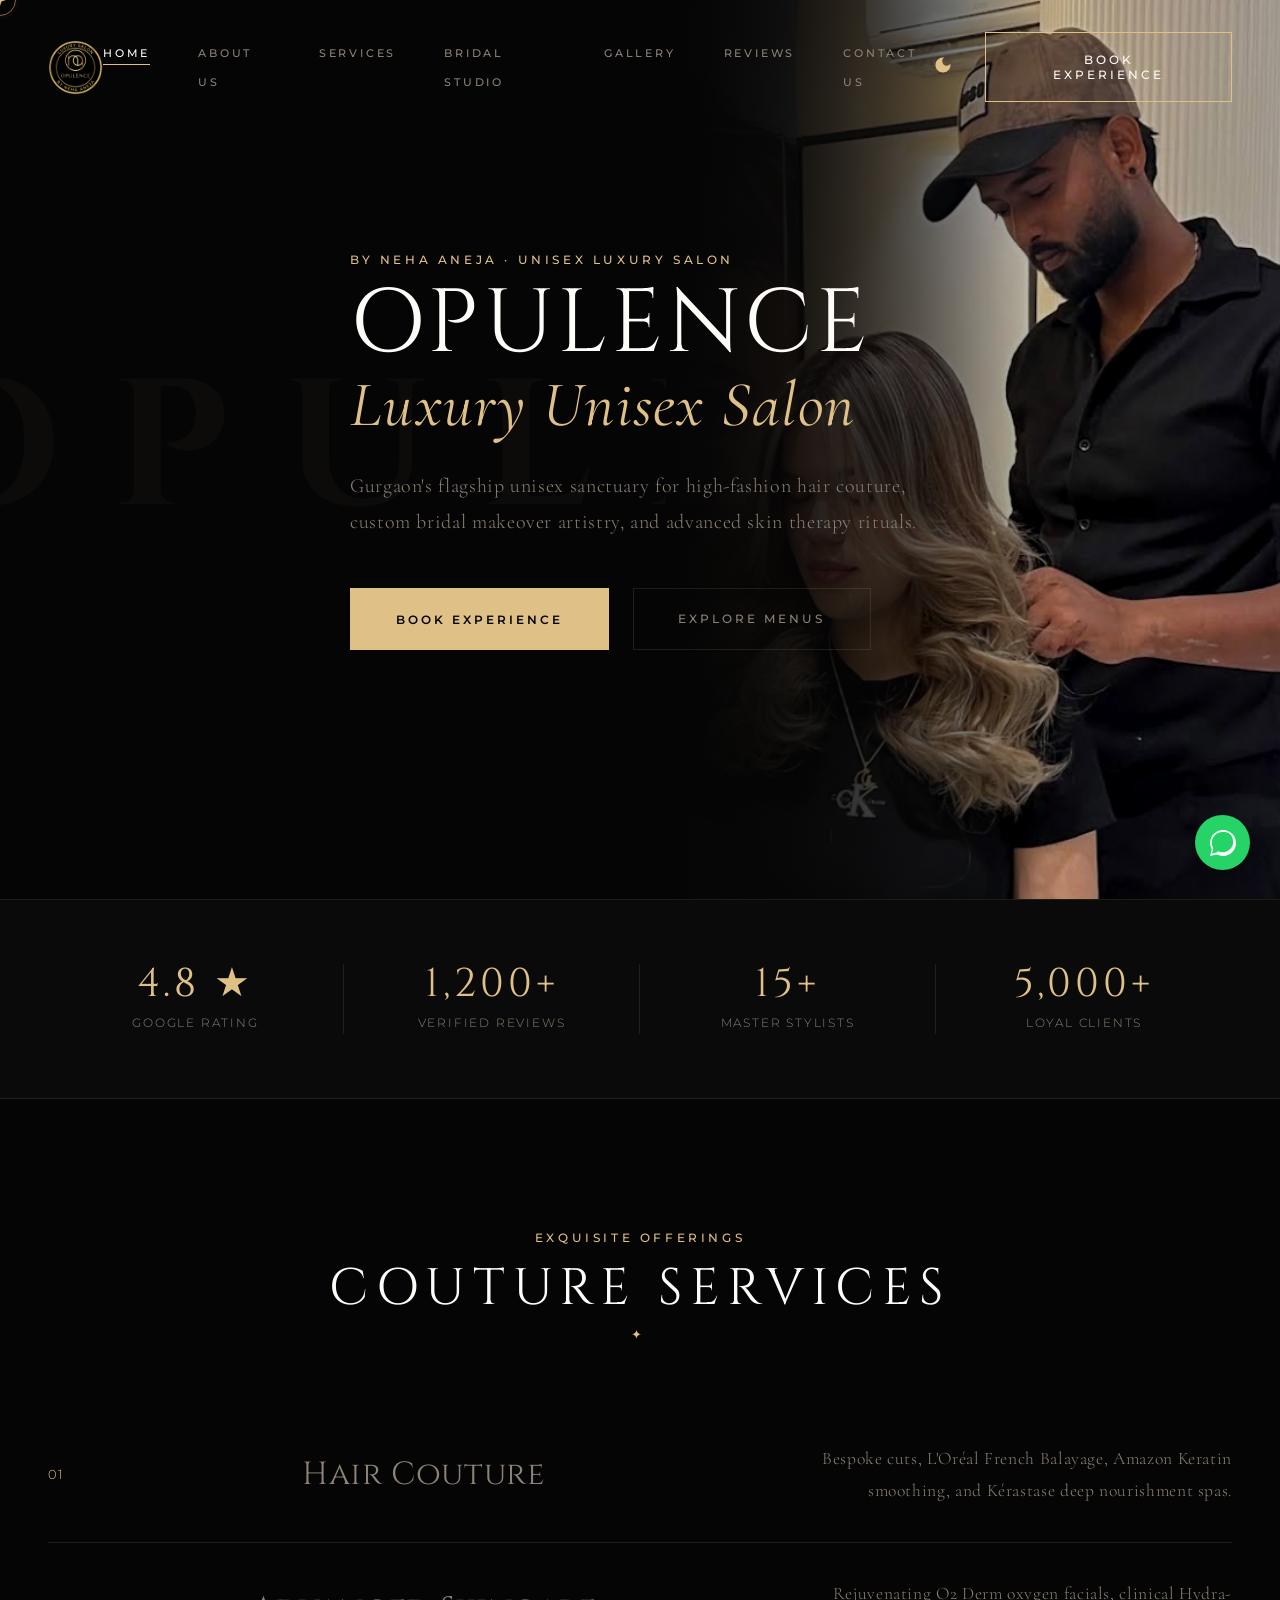
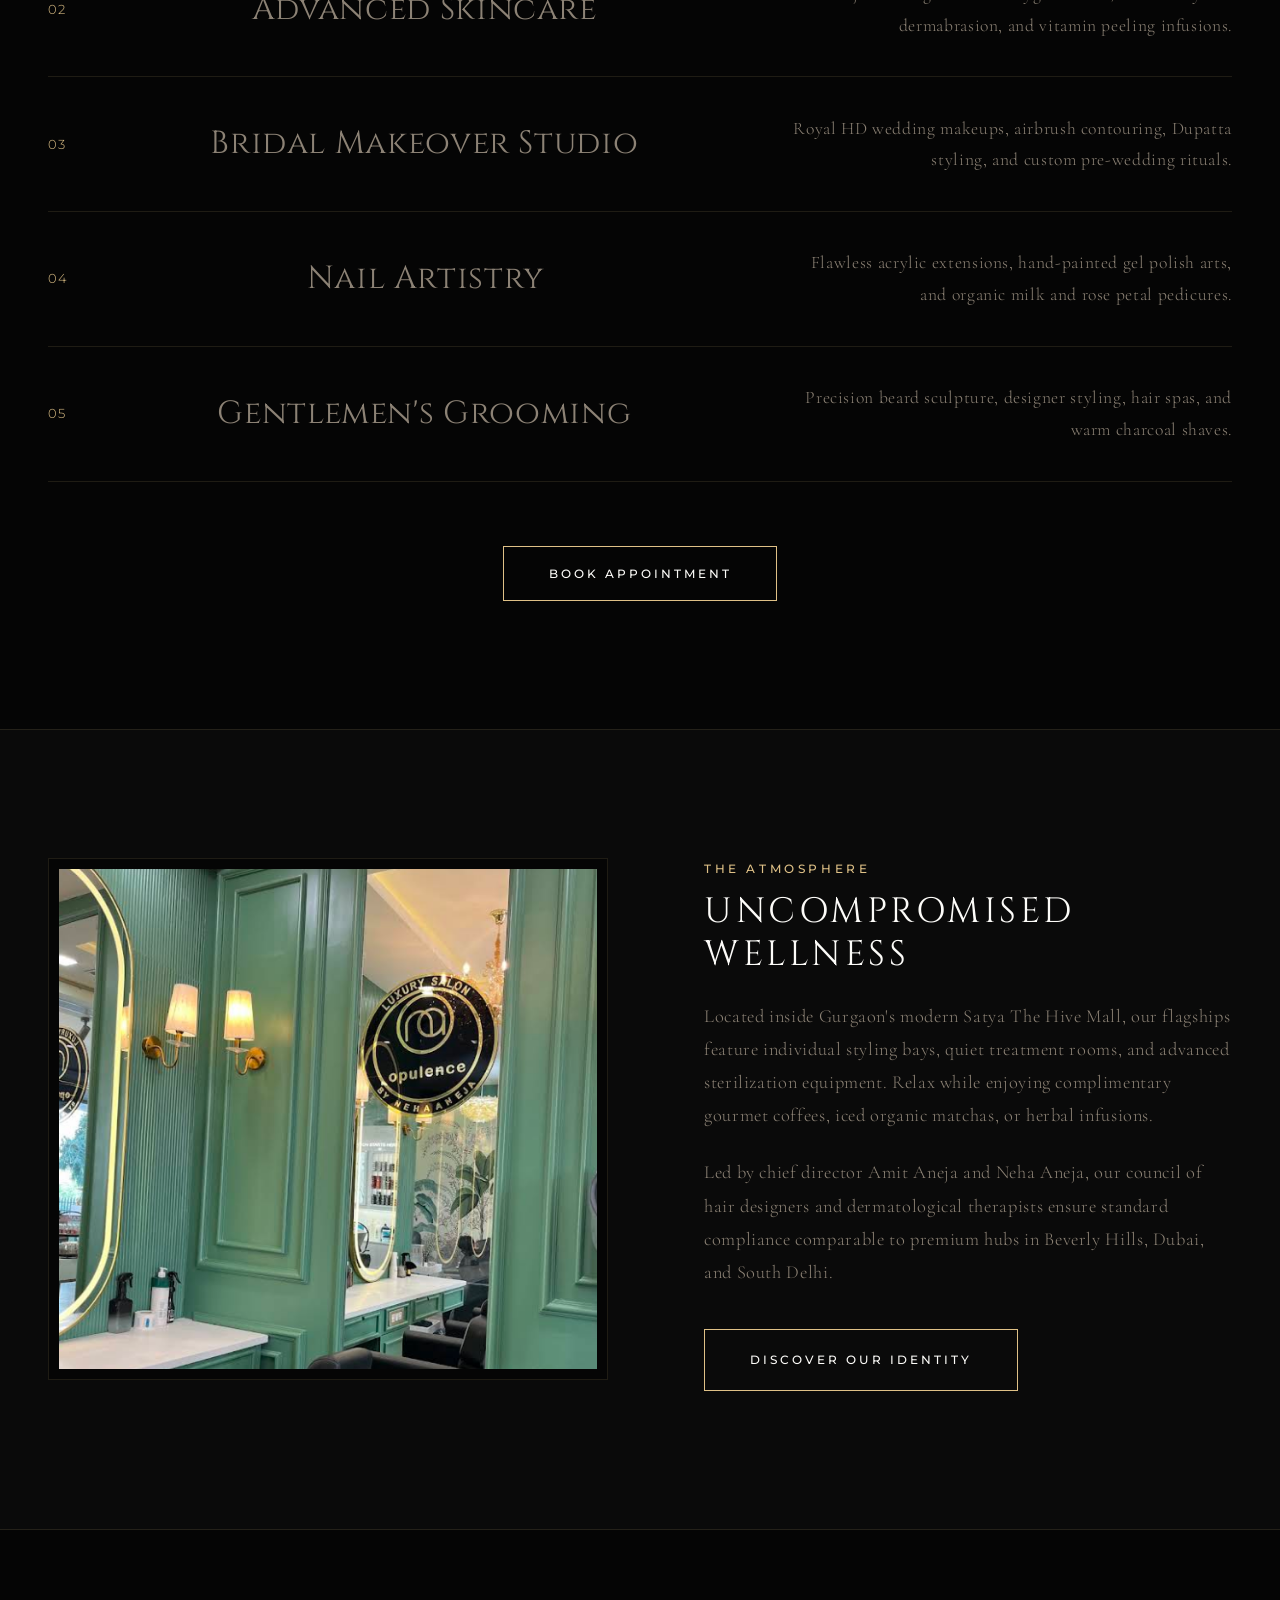
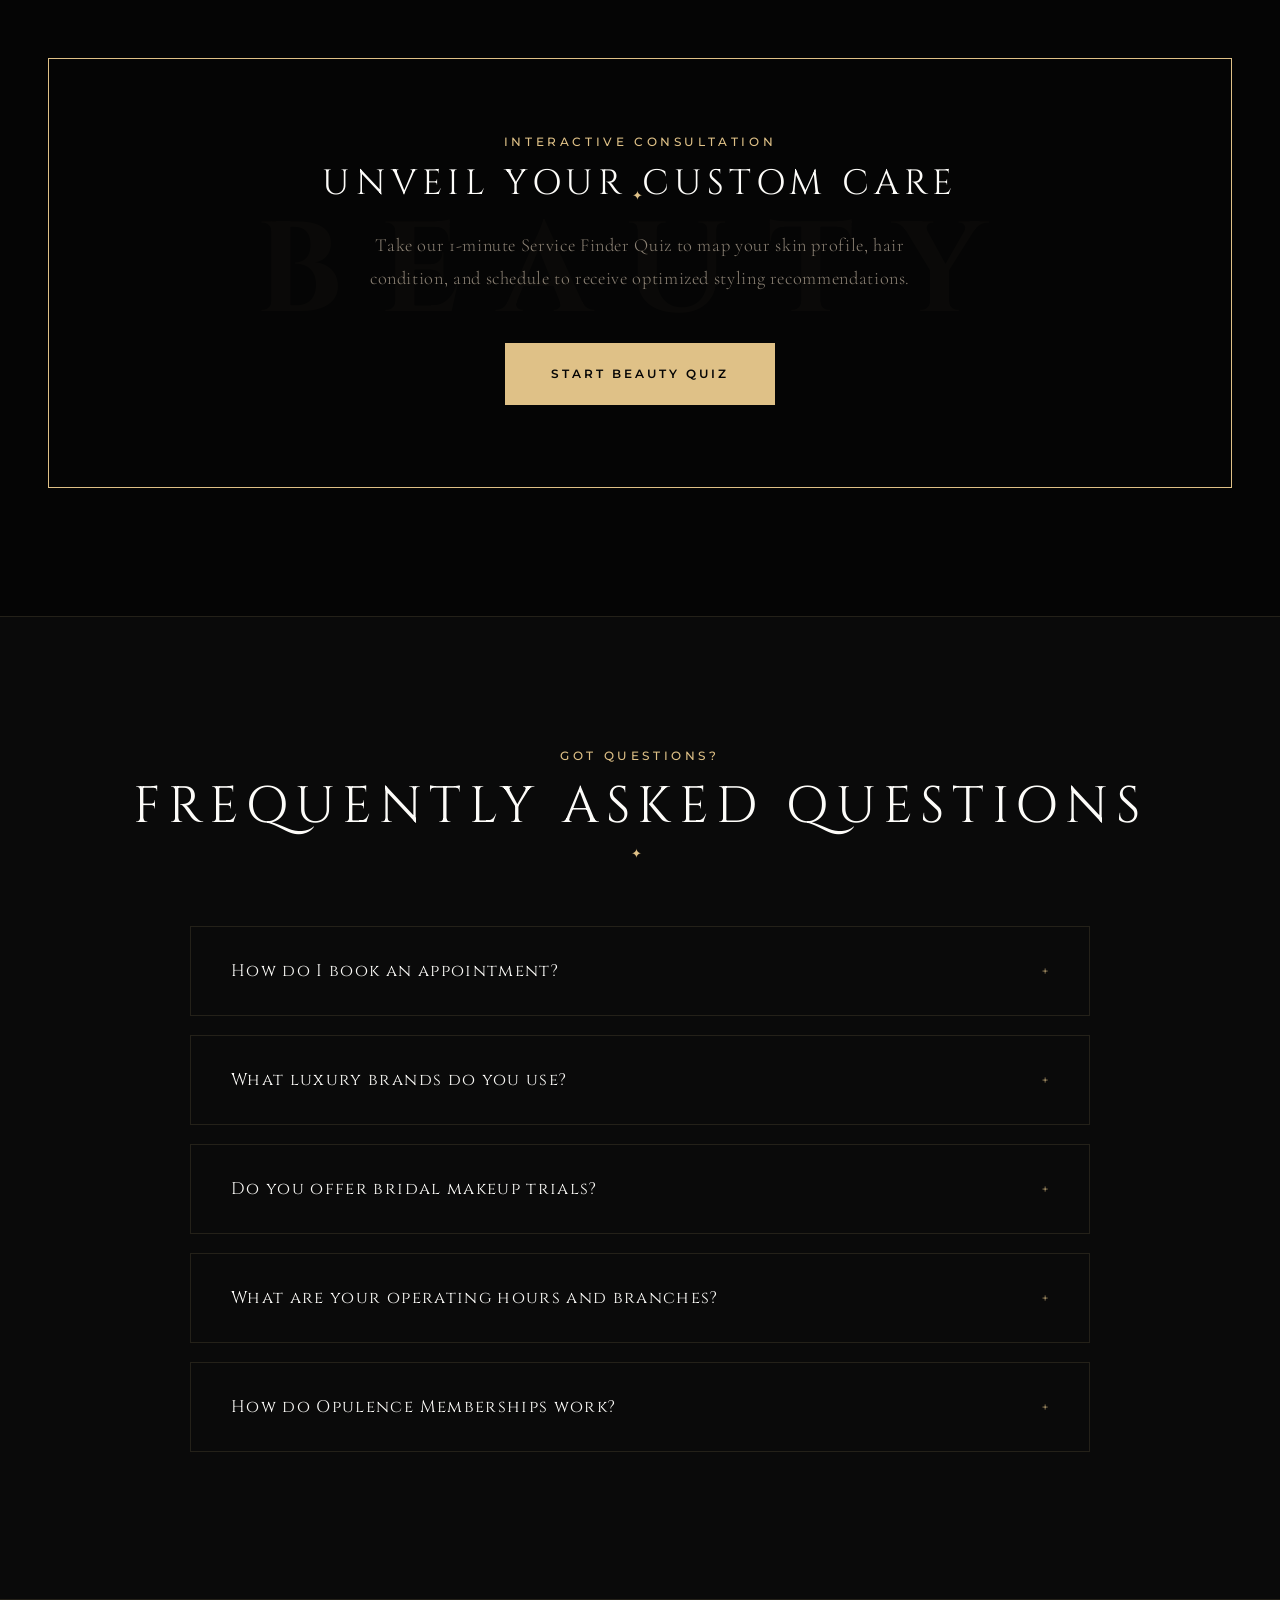
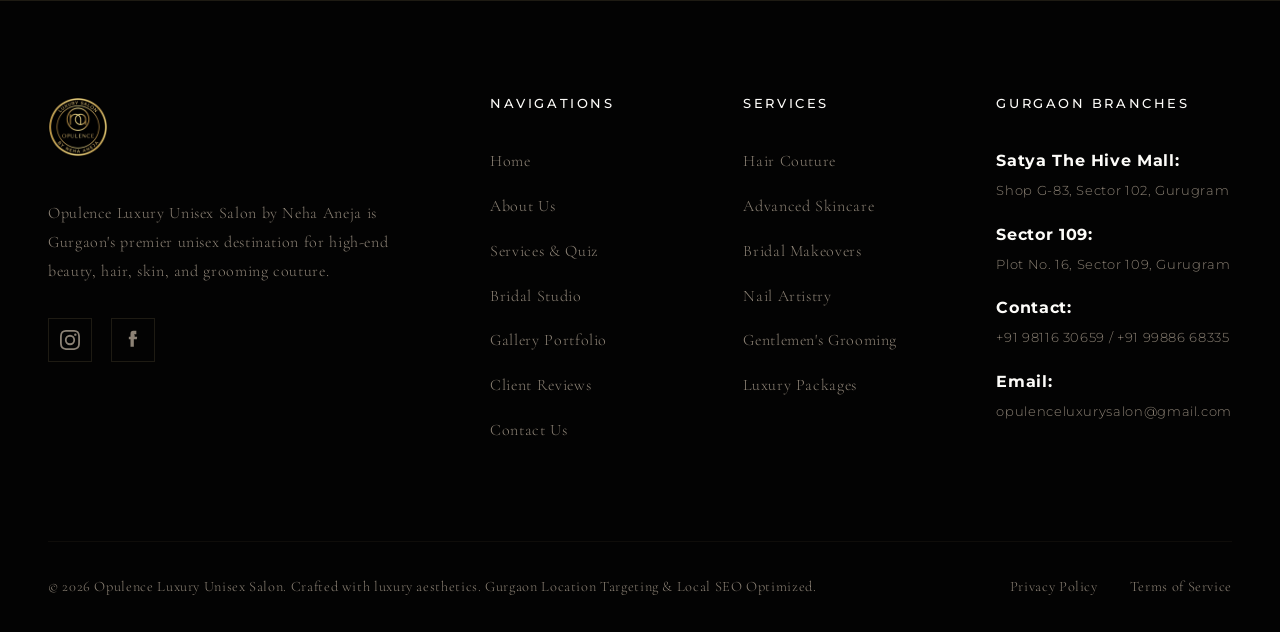
<file: index.html>
<!DOCTYPE html>
<html lang="en">
<head>
    <meta charset="UTF-8">
    <meta name="viewport" content="width=device-width, initial-scale=1.0">
    <title>Opulence Luxury Unisex Salon | Satya The Hive Mall Sector 102 Gurgaon</title>
    <meta name="description" content="Experience high-fashion grooming at Opulence Luxury Unisex Salon, Satya The Hive Mall, Sector 102, Gurgaon. Professional Balayage, advanced skin treatments, and royal bridal makeup.">
    <meta name="keywords" content="luxury salon gurgaon, opulence salon sector 102, bridal makeup gurgaon, hair coloring hive mall, best salon gurgaon, neha aneja salon">
    <link rel="stylesheet" href="css/style.css">
    <script>
        document.documentElement.setAttribute('data-theme', localStorage.getItem('opulence-theme') || 'dark');
    </script>
    
    <style>
        /* Editorial Hero Specific Styling */
        .hero-section {
            height: 100vh;
            display: flex;
            align-items: center;
            position: relative;
            overflow: hidden;
            border-bottom: 1px solid var(--color-border);
        }

        .hero-image-container {
            position: absolute;
            top: 0;
            right: 0;
            width: 48vw;
            height: 100%;
            z-index: 1;
            overflow: hidden;
        }

        .hero-img-faded {
            width: 100%;
            height: 100%;
            object-fit: cover;
            display: block;
            filter: brightness(0.8) contrast(1.05);
            -webkit-mask-image: linear-gradient(to left, rgba(0, 0, 0, 1) 35%, rgba(0, 0, 0, 0) 100%);
            mask-image: linear-gradient(to left, rgba(0, 0, 0, 1) 35%, rgba(0, 0, 0, 0) 100%);
        }

        .hero-image-container::after {
            content: '';
            position: absolute;
            top: 0;
            left: 0;
            width: 100%;
            height: 100%;
            background: linear-gradient(to right, var(--color-bg-deep) 0%, transparent 60%);
            pointer-events: none;
        }

        .hero-text-content {
            max-width: 650px;
            position: relative;
            z-index: 2;
        }

        .hero-text-content h1 {
            font-size: clamp(3.2rem, 7vw, 6rem);
            line-height: 0.95;
            margin-bottom: 2rem;
            letter-spacing: 0.05em;
        }

        .hero-text-content h1 span {
            display: block;
            font-family: var(--font-subheading);
            font-style: italic;
            font-size: clamp(2.2rem, 5vw, 4.2rem);
            color: var(--color-primary);
            text-transform: none;
            letter-spacing: 0.02em;
            margin-top: 0.5rem;
        }

        .hero-text-content p {
            font-size: 1.25rem;
            max-width: 580px;
            margin-bottom: 3rem;
            color: var(--color-text-muted);
        }

        /* Bordered Trust Row */
        .editorial-trust-strip {
            border-bottom: 1px solid var(--color-border);
            background-color: var(--color-bg-card);
            padding: 4rem 0;
        }

        .trust-col {
            border-right: 1px solid var(--color-border);
            text-align: center;
            padding: 0 1rem;
        }

        .trust-col:last-child {
            border-right: none;
        }

        .trust-col h3 {
            font-size: 2.5rem;
            color: var(--color-primary);
            margin-bottom: 0.5rem;
            font-family: var(--font-heading);
            line-height: 1;
        }

        .trust-col p {
            font-size: 0.75rem;
            text-transform: uppercase;
            letter-spacing: 0.15em;
            font-family: var(--font-body);
        }

        @media (max-width: 991px) {
            .trust-col {
                border-right: none;
                border-bottom: 1px solid var(--color-border);
                padding: 1.5rem 0;
            }
            .trust-col:last-child {
                border-bottom: none;
            }
        }

        @media (max-width: 768px) {
            .hero-section {
                padding: 120px 0 60px 0;
            }
            .hero-image-container {
                width: 100vw;
                opacity: 0.28;
            }
            .hero-image-container::after {
                background: linear-gradient(to top, var(--color-bg-deep) 20%, transparent 100%);
            }
            .hero-text-content {
                max-width: 100%;
                text-align: center;
            }
            .hero-text-content .eyebrow {
                text-align: center !important;
            }
            .hero-text-content div {
                justify-content: center;
            }
        }
    </style>
</head>
<body>

    <!-- Dynamic Loader Screen -->
    <div id="loader-container"></div>

    <!-- Header Navigation -->
    <header id="site-header"></header>

    <!-- Editorial Hero Section -->
    <section class="hero-section">
        <div class="hero-watermark">OPULENCE</div>
        
        <!-- Faded Right Side Image Container -->
        <div class="hero-image-container reveal-right">
            <img src="images/stylist-work.png" alt="Creative Stylist Designing Hair at Opulence Salon" class="hero-img-faded">
        </div>
        
        <div class="container" style="position: relative; z-index: 2;">
            <div class="hero-text-content reveal">
                <span class="eyebrow" style="text-align: left;">BY NEHA ANEJA · UNISEX LUXURY SALON</span>
                <h1>Opulence<span>Luxury Unisex Salon</span></h1>
                <p>Gurgaon's flagship unisex sanctuary for high-fashion hair couture, custom bridal makeover artistry, and advanced skin therapy rituals.</p>
                <div style="display: flex; gap: 1.5rem; flex-wrap: wrap;">
                    <button class="btn btn-gold-solid open-booking-btn">Book Experience</button>
                    <a href="services.html" class="btn btn-outline">Explore Menus</a>
                </div>
            </div>
        </div>
    </section>

    <!-- Bordered Trust strip -->
    <section class="editorial-trust-strip">
        <div class="container">
            <div class="grid-4" style="gap: 0;">
                <div class="trust-col reveal">
                    <h3>4.8 ★</h3>
                    <p>Google Rating</p>
                </div>
                <div class="trust-col reveal delay-1">
                    <h3>1,200+</h3>
                    <p>Verified Reviews</p>
                </div>
                <div class="trust-col reveal delay-2">
                    <h3>15+</h3>
                    <p>Master Stylists</p>
                </div>
                <div class="trust-col reveal delay-3">
                    <h3>5,000+</h3>
                    <p>Loyal Clients</p>
                </div>
            </div>
        </div>
    </section>

    <!-- Hover-Reveal Editorial Services List -->
    <section class="section-padding" style="position: relative;">
        <div class="container">
            <span class="eyebrow text-center">Exquisite Offerings</span>
            <h2 class="reveal">Couture Services</h2>
            
            <div class="hover-menu-container reveal">
                <!-- Hover Preview Image Box (manipulated by JS) -->
                <div class="hover-menu-preview" id="hover-preview"></div>
                
                <!-- Hair Couture -->
                <div class="hover-menu-row" data-image="images/hair-styling.png">
                    <span class="hover-menu-num">01</span>
                    <a href="services.html#hair" class="hover-menu-title">Hair Couture</a>
                    <span class="hover-menu-desc">Bespoke cuts, L'Oréal French Balayage, Amazon Keratin smoothing, and Kérastase deep nourishment spas.</span>
                </div>
                
                <!-- Skincare -->
                <div class="hover-menu-row" data-image="images/skincare-service.png">
                    <span class="hover-menu-num">02</span>
                    <a href="services.html#skin" class="hover-menu-title">Advanced Skincare</a>
                    <span class="hover-menu-desc">Rejuvenating O2 Derm oxygen facials, clinical Hydra-dermabrasion, and vitamin peeling infusions.</span>
                </div>
                
                <!-- Bridal -->
                <div class="hover-menu-row" data-image="images/bridal-service.png">
                    <span class="hover-menu-num">03</span>
                    <a href="bridal.html" class="hover-menu-title">Bridal Makeover Studio</a>
                    <span class="hover-menu-desc">Royal HD wedding makeups, airbrush contouring, Dupatta styling, and custom pre-wedding rituals.</span>
                </div>
                
                <!-- Nails -->
                <div class="hover-menu-row" data-image="images/nail-station.png">
                    <span class="hover-menu-num">04</span>
                    <a href="services.html#nails" class="hover-menu-title">Nail Artistry</a>
                    <span class="hover-menu-desc">Flawless acrylic extensions, hand-painted gel polish arts, and organic milk and rose petal pedicures.</span>
                </div>
                
                <!-- Men's Grooming -->
                <div class="hover-menu-row" data-image="images/team.png">
                    <span class="hover-menu-num">05</span>
                    <a href="services.html#grooming" class="hover-menu-title">Gentlemen's Grooming</a>
                    <span class="hover-menu-desc">Precision beard sculpture, designer styling, hair spas, and warm charcoal shaves.</span>
                </div>
            </div>
            
            <div class="text-center" style="margin-top: 4rem;">
                <button class="btn btn-primary open-booking-btn">Book Appointment</button>
            </div>
        </div>
    </section>

    <!-- Ambiance Highlight Section -->
    <section class="section-padding" style="background-color: var(--color-bg-card); border-top: 1px solid var(--color-border); border-bottom: 1px solid var(--color-border);">
        <div class="container">
            <div class="grid-2">
                <div class="reveal-left">
                    <div style="border: 1px solid var(--color-border); padding: 10px; background-color: var(--color-bg-deep);">
                        <img src="images/salon-interior.png" alt="Opulence Luxury Unisex Salon Interiors Satya Hive Gurgaon" style="width: 100%; display:block; height:500px; object-fit:cover;">
                    </div>
                </div>
                <div class="flex-center reveal-right">
                    <div style="padding-left: 2rem;">
                        <span class="eyebrow" style="text-align: left;">The Atmosphere</span>
                        <h3 style="font-size: 2.2rem; margin-bottom: 1.5rem; line-height: 1.2;">Uncompromised Wellness</h3>
                        <p style="margin-bottom: 1.5rem;">Located inside Gurgaon's modern Satya The Hive Mall, our flagships feature individual styling bays, quiet treatment rooms, and advanced sterilization equipment. Relax while enjoying complimentary gourmet coffees, iced organic matchas, or herbal infusions.</p>
                        <p style="margin-bottom: 2.5rem;">Led by chief director Amit Aneja and Neha Aneja, our council of hair designers and dermatological therapists ensure standard compliance comparable to premium hubs in Beverly Hills, Dubai, and South Delhi.</p>
                        <a href="about.html" class="btn btn-primary">Discover Our Identity</a>
                    </div>
                </div>
            </div>
        </div>
    </section>

    <!-- Interactive Beauty Finder Teaser -->
    <section class="section-padding text-center">
        <div class="container">
            <div style="border: 1px solid var(--color-primary); padding: 4.5rem 2rem; position:relative; overflow:hidden;" class="reveal">
                <div class="hero-watermark" style="font-size: 10vw; opacity:0.02;">BEAUTY</div>
                <span class="eyebrow">Interactive Consultation</span>
                <h2 style="font-size: 2.2rem; margin-bottom: 1.5rem; padding-bottom: 0;">Unveil Your Custom Care</h2>
                <p style="max-width: 600px; margin: 0 auto 3rem auto;">Take our 1-minute Service Finder Quiz to map your skin profile, hair condition, and schedule to receive optimized styling recommendations.</p>
                <a href="services.html?quiz=open" class="btn btn-gold-solid">Start Beauty Quiz</a>
            </div>
        </div>
    </section>

    <!-- FAQ Accordion Section -->
    <section class="section-padding" style="background-color: var(--color-bg-card); border-top: 1px solid var(--color-border); border-bottom: 1px solid var(--color-border);">
        <div class="container">
            <span class="eyebrow text-center">Got Questions?</span>
            <h2 class="reveal">Frequently Asked Questions</h2>
            
            <div class="faq-container reveal">
                <!-- Q1 -->
                <div class="faq-item">
                    <div class="faq-question">
                        <span>How do I book an appointment?</span>
                        <span class="faq-icon">+</span>
                    </div>
                    <div class="faq-answer">
                        <p>Simply click the "Book Experience" or "Book Appointment" buttons throughout our site. You will be redirected immediately to our WhatsApp booking chat (+91 98116 30659), where our concierge will coordinate dates, stylists, and categories with you instantly.</p>
                    </div>
                </div>
                
                <!-- Q2 -->
                <div class="faq-item">
                    <div class="faq-question">
                        <span>What luxury brands do you use?</span>
                        <span class="faq-icon">+</span>
                    </div>
                    <div class="faq-answer">
                        <p>We believe in high-fashion results without compromising hair and skin integrity. We exclusively use authentic international products, including L'Oréal Professionnel, Kérastase Paris, Balmain Hair Couture, Olaplex, Huda Beauty, MAC cosmetics, and premium organic skin serums.</p>
                    </div>
                </div>
                
                <!-- Q3 -->
                <div class="faq-item">
                    <div class="faq-question">
                        <span>Do you offer bridal makeup trials?</span>
                        <span class="faq-icon">+</span>
                    </div>
                    <div class="faq-answer">
                        <p>Yes, we do. Our Chief Bridal Artist Neha Aneja offers dedicated pre-wedding bridal makeup trials. This ensures alignment on style preferences (Dewy, HD, Airbrush, or Royal Traditional), heavy draping, and hair sculpting before the sacred wedding day.</p>
                    </div>
                </div>
                
                <!-- Q4 -->
                <div class="faq-item">
                    <div class="faq-question">
                        <span>What are your operating hours and branches?</span>
                        <span class="faq-icon">+</span>
                    </div>
                    <div class="faq-answer">
                        <p>Our flagship Gurgaon branches have the following schedules:<br>
                        - <strong>Satya The Hive Mall (Sector 102):</strong> G-83, Ground Floor. Open 10:00 AM – 9:00 PM daily.<br>
                        - <strong>Sector 109 Branch:</strong> Plot No. 16. Open 10:30 AM – 9:00 PM daily.</p>
                    </div>
                </div>
                
                <!-- Q5 -->
                <div class="faq-item">
                    <div class="faq-question">
                        <span>How do Opulence Memberships work?</span>
                        <span class="faq-icon">+</span>
                    </div>
                    <div class="faq-answer">
                        <p>Our elite Silver, Gold, and Platinum Club memberships offer upfront credits (e.g. paying ₹30,000 gives you ₹38,000 in services value) along with structural benefits like up to 20% off retail cosmetics, free monthly cleanups, and priority booking slots.</p>
                    </div>
                </div>
            </div>
        </div>
    </section>

    <!-- Footer -->
    <footer id="site-footer"></footer>

    <!-- Booking Modal Container (kept for backward compatibility, form submits WhatsApp) -->
    <div id="booking-modal-container"></div>

    <!-- Floating Widgets -->
    <div id="floating-widgets-container"></div>

    <!-- Core Scripts -->
    <script src="js/components.js"></script>
    <script src="js/main.js"></script>
    
    <!-- Home specific interactions (Hover Reveal Category menu) -->
    <script>
        document.addEventListener('DOMContentLoaded', () => {
            const rows = document.querySelectorAll('.hover-menu-row');
            const preview = document.getElementById('hover-preview');
            
            if (rows.length > 0 && preview) {
                rows.forEach(row => {
                    row.addEventListener('mouseenter', () => {
                        const imgPath = row.getAttribute('data-image');
                        if (imgPath) {
                            preview.style.backgroundImage = `url('${imgPath}')`;
                            preview.classList.add('active');
                        }
                    });
                    
                    row.addEventListener('mouseleave', () => {
                        preview.classList.remove('active');
                    });
                    
                    // Smooth tracking
                    row.addEventListener('mousemove', (e) => {
                        const rect = row.getBoundingClientRect();
                        const relativeY = e.clientY - rect.top;
                        // Center slightly around row
                        preview.style.top = `${e.clientY - 120}px`;
                    });
                });
            }
        });
    </script>
</body>
</html>
</file>
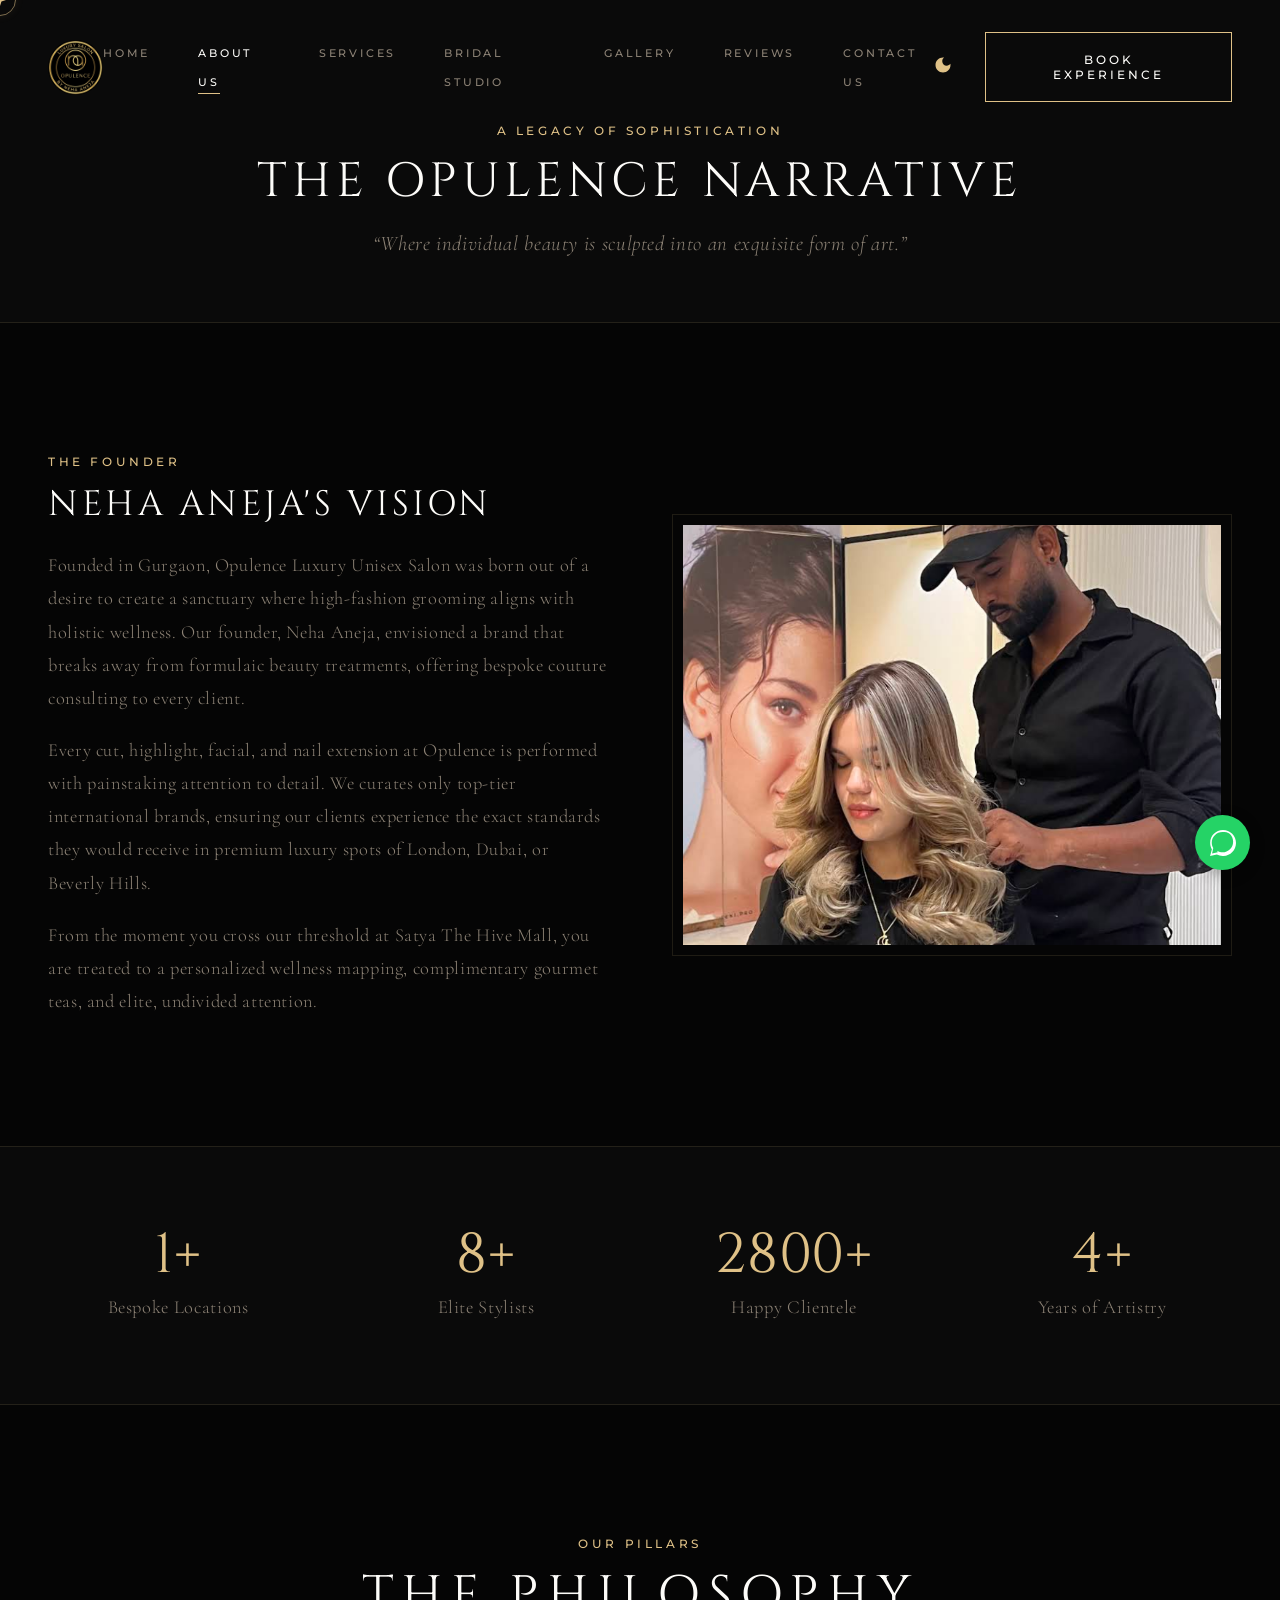
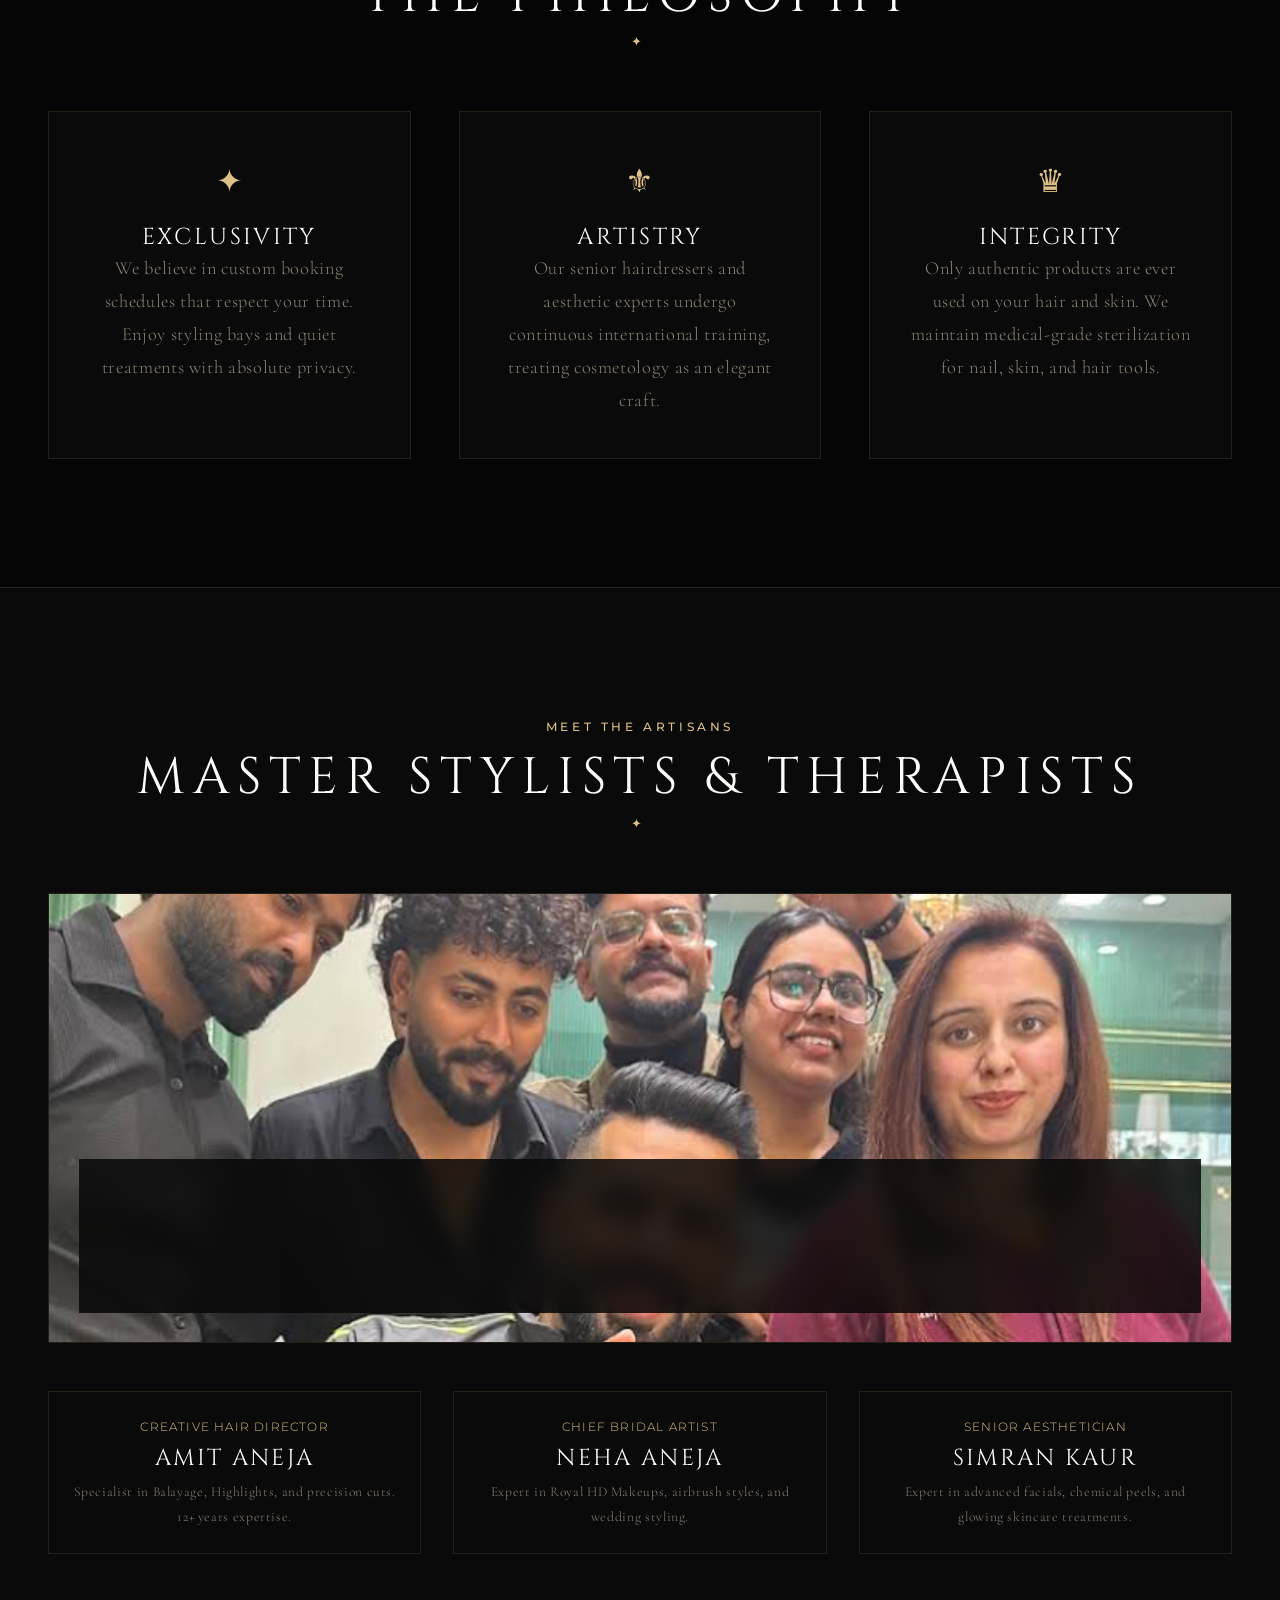
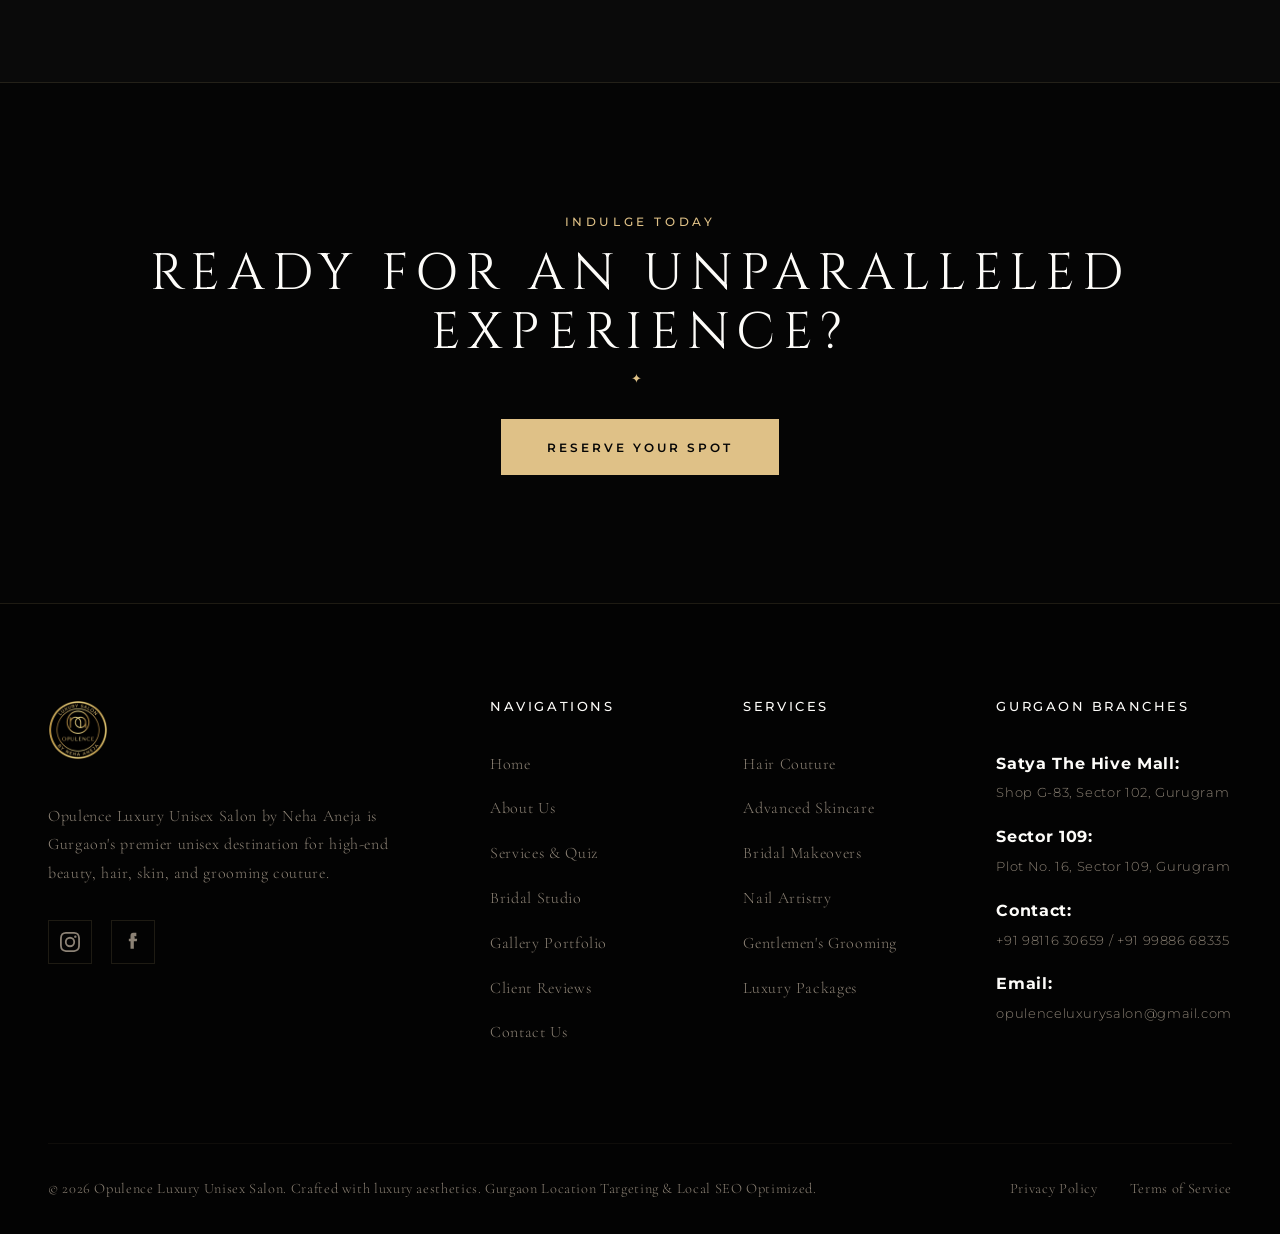
<file: about.html>
<!DOCTYPE html>
<html lang="en">
<head>
    <meta charset="UTF-8">
    <meta name="viewport" content="width=device-width, initial-scale=1.0">
    <title>About Us | Opulence Luxury Unisex Salon Gurgaon</title>
    <meta name="description" content="Learn about the philosophy and mission of Opulence Luxury Unisex Salon. Established by Neha Aneja, we bring premier hair, skin, and bridal expertise to Satya The Hive Mall.">
    <link rel="stylesheet" href="css/style.css">
    <script>
        document.documentElement.setAttribute('data-theme', localStorage.getItem('opulence-theme') || 'dark');
    </script>
    
    <style>
        /* About Header Banner */
        .about-banner {
            padding: 120px 0 60px 0;
            background-color: var(--color-bg-card);
            border-bottom: 1px solid var(--color-border);
            text-align: center;
        }

        .about-banner h1 {
            font-size: 3rem;
            margin-bottom: 1rem;
        }

        .about-banner p {
            max-width: 600px;
            margin: 0 auto;
            font-family: var(--font-subheading);
            font-size: 1.3rem;
            font-style: italic;
        }

        /* Core Values */
        .value-card {
            background-color: var(--color-bg-card);
            border: 1px solid var(--color-border);
            padding: 2.5rem;
            text-align: center;
            border-radius: var(--border-radius-sm);
            transition: var(--transition-smooth);
        }

        .value-card:hover {
            border-color: var(--color-primary);
            transform: translateY(-5px);
        }

        .value-icon {
            font-size: 2rem;
            color: var(--color-primary);
            margin-bottom: 1rem;
        }

        /* Team Section */
        .team-image-wrapper {
            position: relative;
            margin-bottom: 3rem;
            border: 1px solid var(--color-border);
            border-radius: var(--border-radius-sm);
            overflow: hidden;
            height: 450px;
        }

        .team-group-img {
            width: 100%;
            height: 100%;
            object-fit: cover;
        }

        .team-overlay-card {
            position: absolute;
            bottom: 30px;
            left: 30px;
            right: 30px;
            background-color: rgba(8, 8, 8, 0.85);
            backdrop-filter: blur(10px);
            border: 1px solid var(--color-border);
            padding: 2rem;
            border-radius: var(--border-radius-sm);
        }

        @media (max-width: 768px) {
            .team-image-wrapper {
                height: auto;
            }
            .team-overlay-card {
                position: relative;
                bottom: 0;
                left: 0;
                right: 0;
                margin-top: 1.5rem;
                background-color: var(--color-bg-card);
                padding: 1.5rem;
            }
            .stylist-grid {
                grid-template-columns: 1fr;
                gap: 1.5rem;
            }
        }

        .stylist-grid {
            display: grid;
            grid-template-columns: repeat(3, 1fr);
            gap: 2rem;
            margin-top: 3rem;
        }

        .stylist-card {
            background-color: var(--color-bg-card);
            border: 1px solid var(--color-border);
            border-radius: var(--border-radius-sm);
            overflow: hidden;
            transition: var(--transition-smooth);
        }

        .stylist-card:hover {
            border-color: var(--color-primary);
        }

        .stylist-info {
            padding: 1.5rem;
            text-align: center;
        }

        .stylist-role {
            font-size: 0.75rem;
            color: var(--color-primary);
            text-transform: uppercase;
            letter-spacing: 0.1em;
            margin-bottom: 0.5rem;
        }

        .stylist-specialty {
            font-size: 0.85rem;
            color: var(--color-text-muted);
            margin-top: 0.5rem;
        }

        /* Stats Strip */
        .stats-section {
            background-color: #030303;
            border-top: 1px solid var(--color-border);
            border-bottom: 1px solid var(--color-border);
            padding: 5rem 0;
        }
        
        .counter-num {
            font-family: var(--font-heading);
            font-size: 3.5rem;
            color: var(--color-primary);
            line-height: 1;
            margin-bottom: 0.5rem;
        }
    </style>
</head>
<body>

    <!-- Dynamic Loader Screen -->
    <div id="loader-container"></div>

    <!-- Header Navigation -->
    <header id="site-header"></header>

    <!-- Header Banner -->
    <section class="about-banner">
        <div class="container">
            <span class="eyebrow">A Legacy of Sophistication</span>
            <h1>The Opulence Narrative</h1>
            <p>“Where individual beauty is sculpted into an exquisite form of art.”</p>
        </div>
    </section>

    <!-- Brand Story Section -->
    <section class="section-padding">
        <div class="container">
            <div class="grid-2" style="align-items: center;">
                <div class="reveal-left">
                    <span class="eyebrow" style="text-align:left;">The Founder</span>
                    <h3 style="font-size: 2.2rem; margin-bottom: 1.5rem;">Neha Aneja's Vision</h3>
                    <p style="margin-bottom: 1.2rem;">Founded in Gurgaon, Opulence Luxury Unisex Salon was born out of a desire to create a sanctuary where high-fashion grooming aligns with holistic wellness. Our founder, Neha Aneja, envisioned a brand that breaks away from formulaic beauty treatments, offering bespoke couture consulting to every client.</p>
                    <p style="margin-bottom: 1.2rem;">Every cut, highlight, facial, and nail extension at Opulence is performed with painstaking attention to detail. We curates only top-tier international brands, ensuring our clients experience the exact standards they would receive in premium luxury spots of London, Dubai, or Beverly Hills.</p>
                    <p>From the moment you cross our threshold at Satya The Hive Mall, you are treated to a personalized wellness mapping, complimentary gourmet teas, and elite, undivided attention.</p>
                </div>
                <div class="reveal-right">
                    <div style="border: 1px solid var(--color-border); padding: 10px; border-radius: var(--border-radius-sm);">
                        <img src="images/stylist-work.png" alt="Senior Stylist Sculpting Hair at Opulence" style="width: 100%; border-radius: var(--border-radius-sm); display:block; object-fit:cover; height:420px;">
                    </div>
                </div>
            </div>
        </div>
    </section>

    <!-- Stats Section -->
    <section class="stats-section">
        <div class="container">
            <div class="trust-grid">
                <div class="trust-item reveal">
                    <div class="counter-num" data-target="2">0</div>
                    <p>Bespoke Locations</p>
                </div>
                <div class="trust-item reveal delay-1">
                    <div class="counter-num" data-target="15">0</div>
                    <p>Elite Stylists</p>
                </div>
                <div class="trust-item reveal delay-2">
                    <div class="counter-num" data-target="5000">0</div>
                    <p>Happy Clientele</p>
                </div>
                <div class="trust-item reveal delay-3">
                    <div class="counter-num" data-target="8">0</div>
                    <p>Years of Artistry</p>
                </div>
            </div>
        </div>
    </section>

    <!-- Core Values -->
    <section class="section-padding">
        <div class="container">
            <span class="eyebrow text-center">Our Pillars</span>
            <h2 class="reveal">The Philosophy</h2>
            <div class="grid-3">
                <div class="value-card reveal">
                    <div class="value-icon">✦</div>
                    <h3>Exclusivity</h3>
                    <p>We believe in custom booking schedules that respect your time. Enjoy styling bays and quiet treatments with absolute privacy.</p>
                </div>
                <div class="value-card reveal delay-1">
                    <div class="value-icon">⚜</div>
                    <h3>Artistry</h3>
                    <p>Our senior hairdressers and aesthetic experts undergo continuous international training, treating cosmetology as an elegant craft.</p>
                </div>
                <div class="value-card reveal delay-2">
                    <div class="value-icon">♛</div>
                    <h3>Integrity</h3>
                    <p>Only authentic products are ever used on your hair and skin. We maintain medical-grade sterilization for nail, skin, and hair tools.</p>
                </div>
            </div>
        </div>
    </section>

    <!-- The Team Section -->
    <section class="section-padding" style="background-color: var(--color-bg-card); border-top: 1px solid var(--color-border); border-bottom: 1px solid var(--color-border);">
        <div class="container">
            <span class="eyebrow text-center">Meet the Artisans</span>
            <h2 class="reveal">Master Stylists & Therapists</h2>
            
            <div class="team-image-wrapper reveal">
                <img src="images/team.png" alt="Opulence Luxury Unisex Salon Team Gurgaon" class="team-group-img">
                <div class="team-overlay-card">
                    <h3 style="margin-bottom: 0.5rem; color:var(--color-primary);">The Opulence Creative Council</h3>
                    <p style="font-size:0.9rem; color:var(--color-text-light);">Led by founder Neha Aneja, our specialists hold certifications from prestigious global academies, specialized in high-fashion coloring, complex chemical textures, nail sculpture, and advanced dermatological aesthetics.</p>
                </div>
            </div>

            <div class="stylist-grid">
                <div class="stylist-card reveal">
                    <div class="stylist-info">
                        <div class="stylist-role">Creative Hair Director</div>
                        <h3>Amit Aneja</h3>
                        <p class="stylist-specialty">Specialist in Balayage, Highlights, and precision cuts. 12+ years expertise.</p>
                    </div>
                </div>
                <div class="stylist-card reveal delay-1">
                    <div class="stylist-info">
                        <div class="stylist-role">Chief Bridal Artist</div>
                        <h3>Neha Aneja</h3>
                        <p class="stylist-specialty">Expert in Royal HD Makeups, airbrush styles, and wedding styling.</p>
                    </div>
                </div>
                <div class="stylist-card reveal delay-2">
                    <div class="stylist-info">
                        <div class="stylist-role">Senior Aesthetician</div>
                        <h3>Simran Kaur</h3>
                        <p class="stylist-specialty">Expert in advanced facials, chemical peels, and glowing skincare treatments.</p>
                    </div>
                </div>
            </div>
        </div>
    </section>

    <!-- CTA Section -->
    <section class="section-padding text-center">
        <div class="container">
            <div class="reveal">
                <span class="eyebrow">Indulge Today</span>
                <h2 style="margin-bottom: 2rem;">Ready for an Unparalleled Experience?</h2>
                <button class="btn btn-gold-solid open-booking-btn">Reserve Your Spot</button>
            </div>
        </div>
    </section>

    <!-- Footer -->
    <footer id="site-footer"></footer>

    <!-- Booking Modal Container -->
    <div id="booking-modal-container"></div>

    <!-- Floating Widgets -->
    <div id="floating-widgets-container"></div>

    <!-- Core Scripts -->
    <script src="js/components.js"></script>
    <script src="js/main.js"></script>

    <!-- Counter Animation Script -->
    <script>
        document.addEventListener('DOMContentLoaded', () => {
            const counters = document.querySelectorAll('.counter-num');
            
            const startCounter = (el) => {
                const target = parseInt(el.getAttribute('data-target'));
                let count = 0;
                const speed = target / 50; // increment rate

                const updateCount = () => {
                    count += speed;
                    if (count < target) {
                        el.innerText = Math.floor(count) + (target > 1000 ? '+' : '+');
                        setTimeout(updateCount, 25);
                    } else {
                        el.innerText = target + '+';
                    }
                };
                updateCount();
            };

            const observer = new IntersectionObserver((entries) => {
                entries.forEach(entry => {
                    if (entry.isIntersecting) {
                        startCounter(entry.target);
                        observer.unobserve(entry.target);
                    }
                });
            }, { threshold: 0.5 });

            counters.forEach(counter => observer.observe(counter));
        });
    </script>
</body>
</html>
</file>
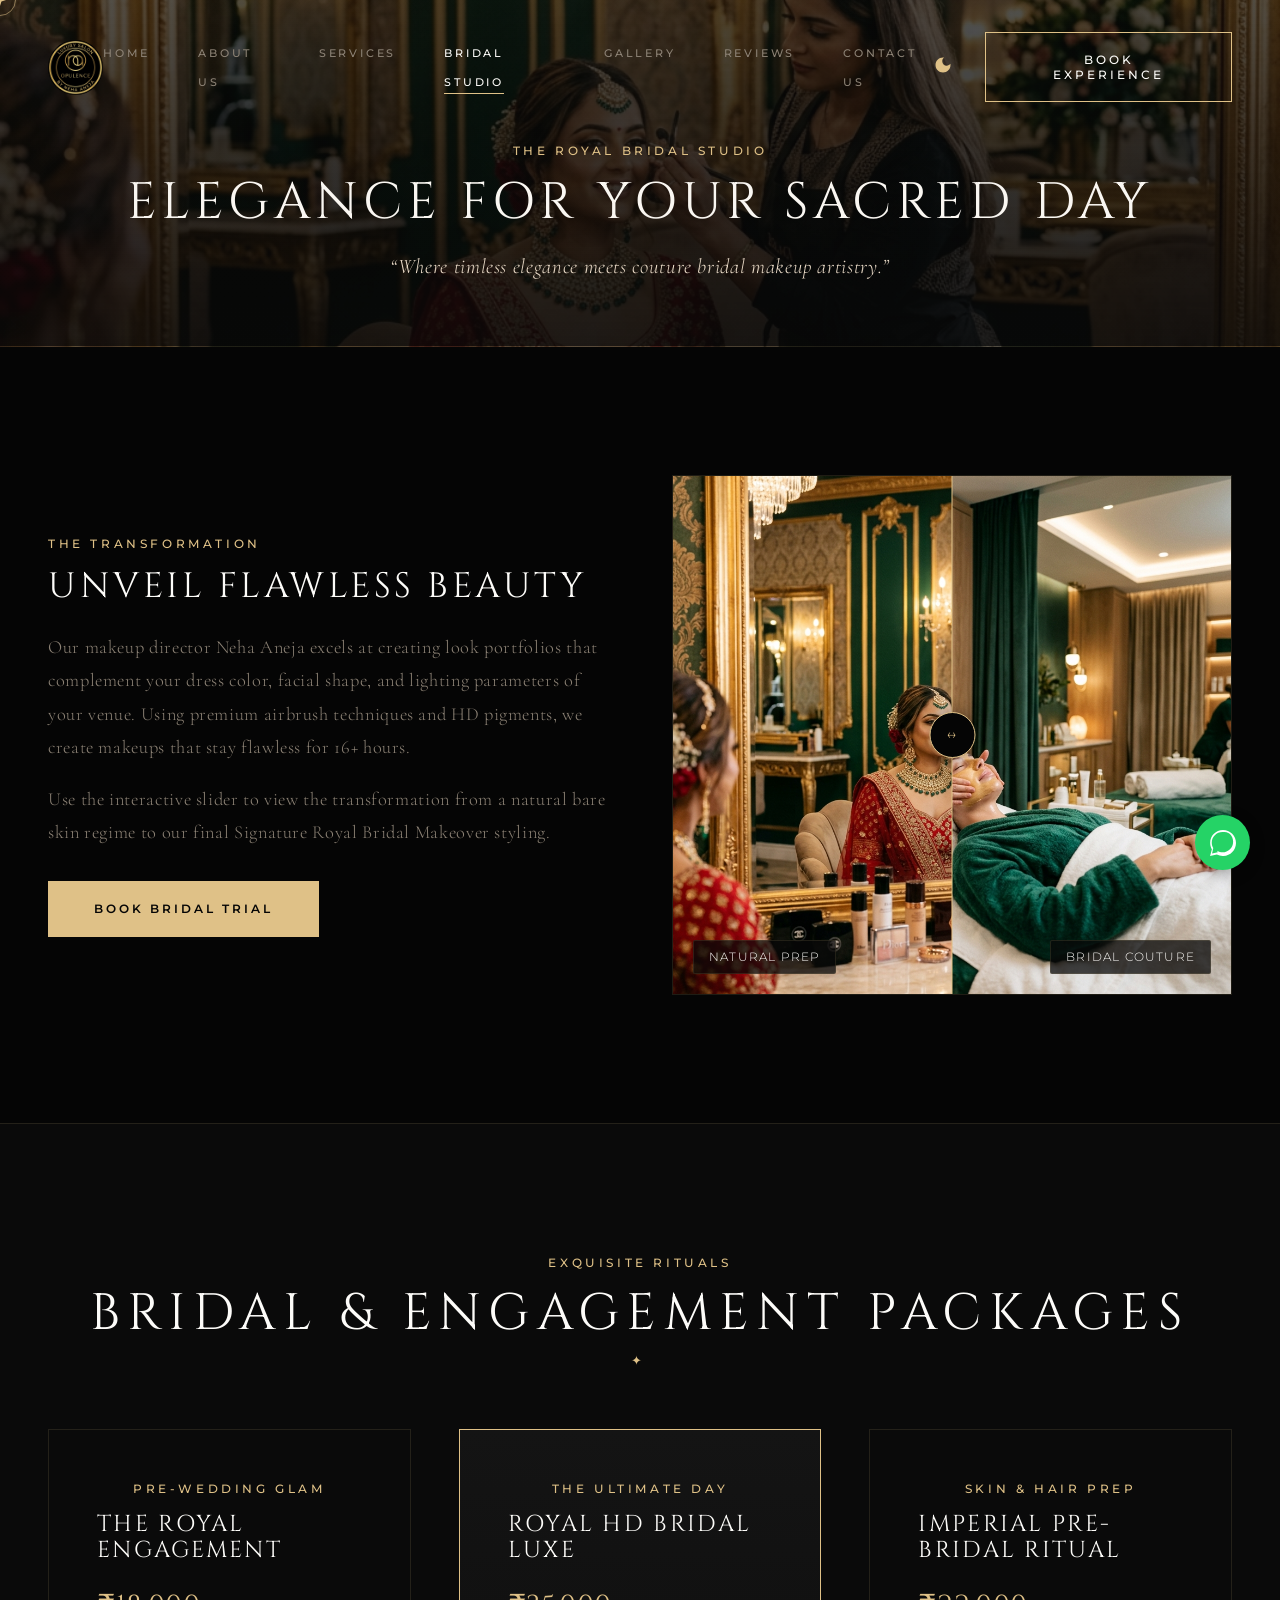
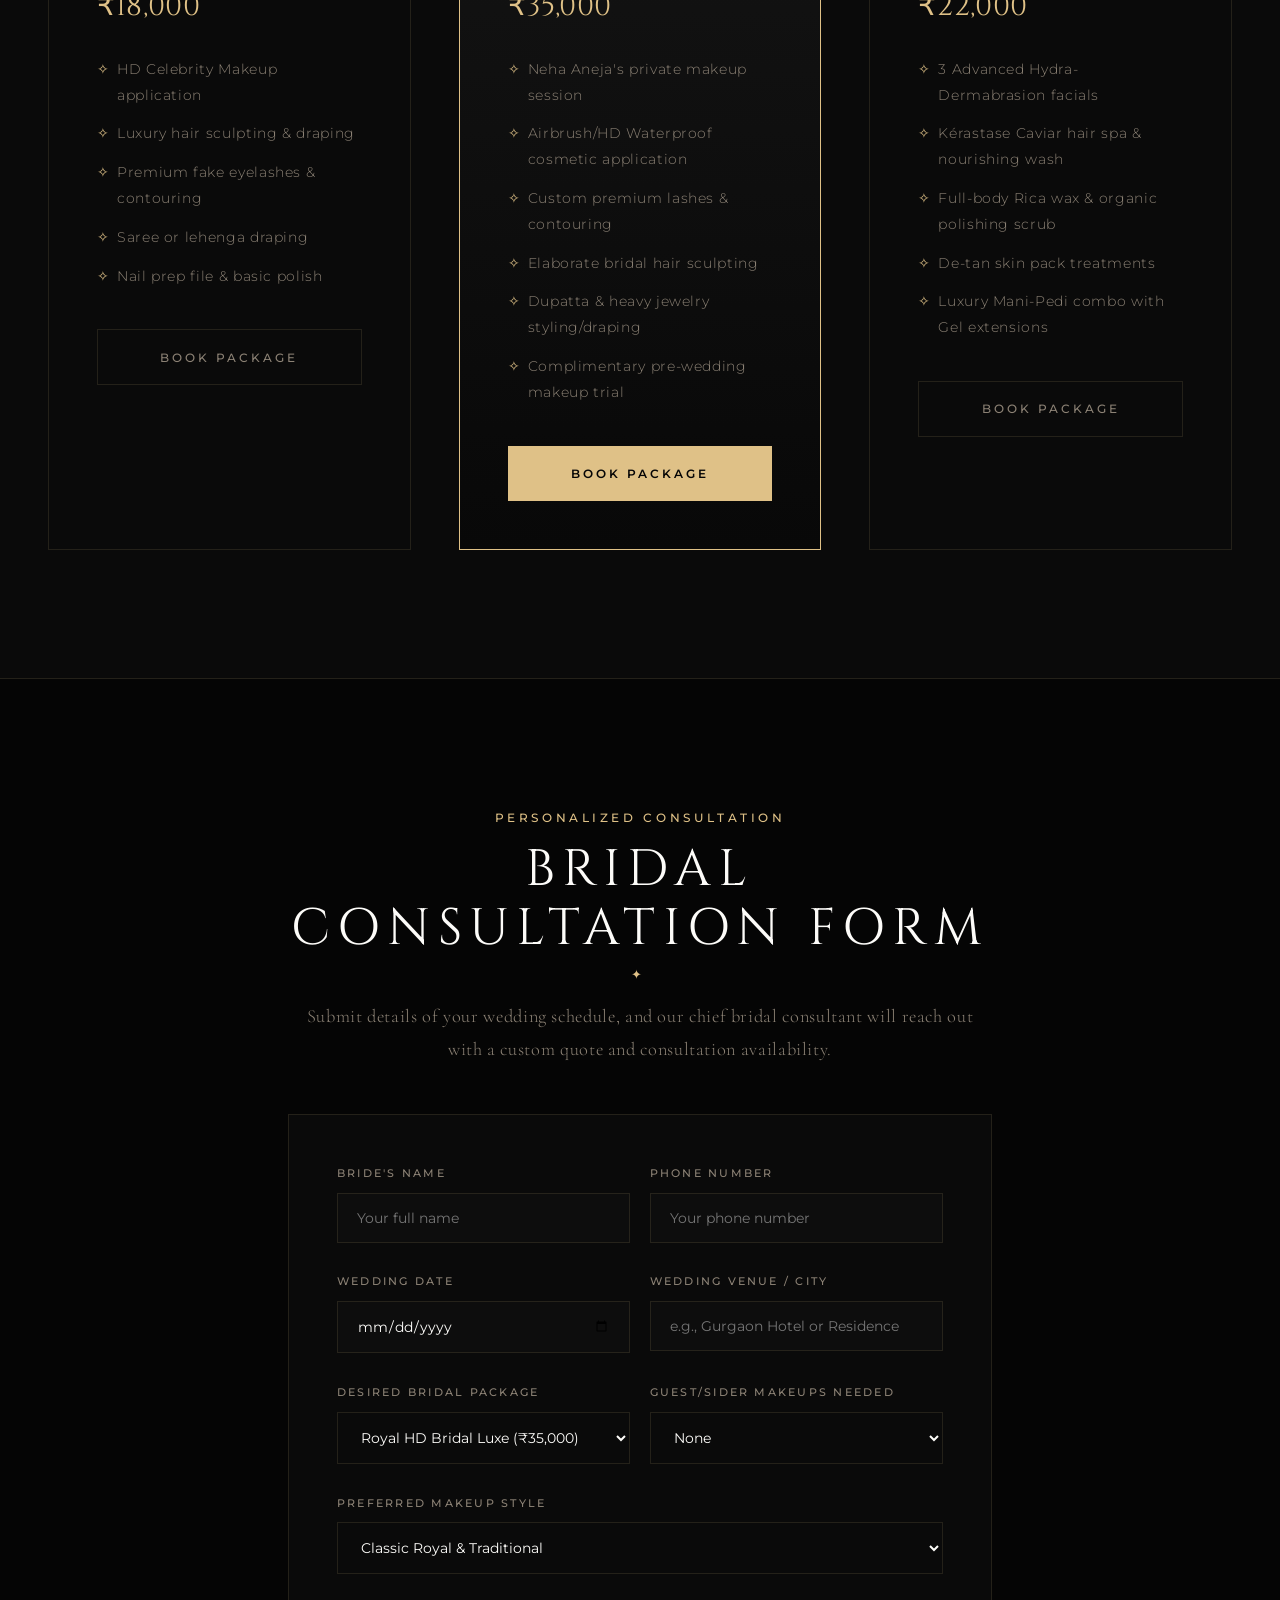
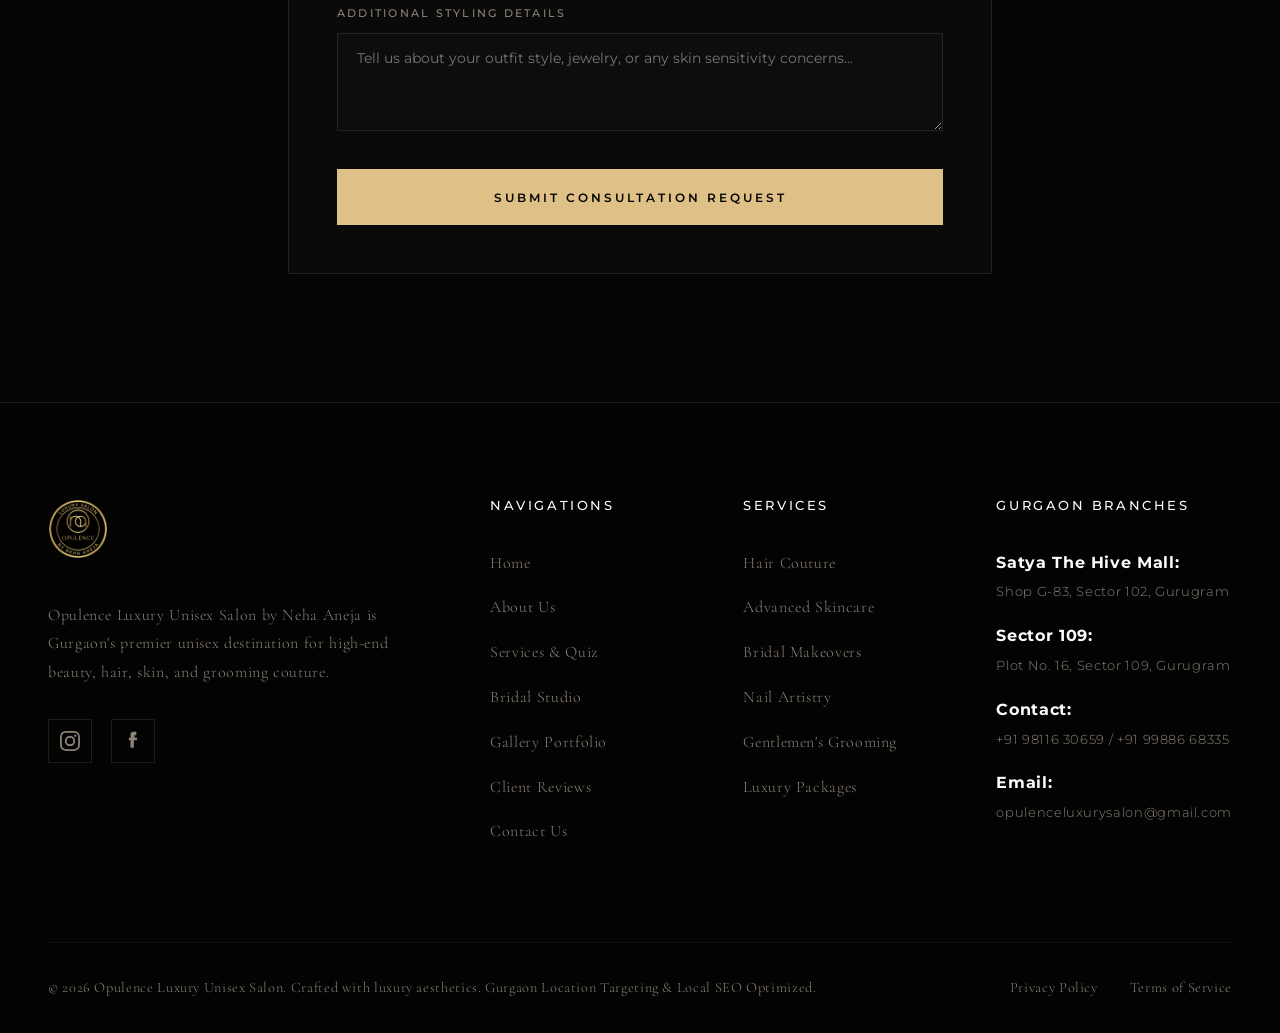
<file: bridal.html>
<!DOCTYPE html>
<html lang="en">
<head>
    <meta charset="UTF-8">
    <meta name="viewport" content="width=device-width, initial-scale=1.0">
    <title>Bridal Studio & Makeovers | Opulence Luxury Unisex Salon Gurgaon</title>
    <meta name="description" content="Enter the premium bridal studio at Opulence Luxury Unisex Salon. Explore royal HD bridal makeup, pre-wedding skin therapy, and customized engagement packages.">
    <link rel="stylesheet" href="css/style.css">
    <script>
        document.documentElement.setAttribute('data-theme', localStorage.getItem('opulence-theme') || 'dark');
    </script>
    
    <style>
        .bridal-hero {
            padding: 140px 0 60px 0;
            background: linear-gradient(rgba(8, 8, 8, 0.7), rgba(8, 8, 8, 0.9)), url('images/bridal-service.png') no-repeat center center;
            background-size: cover;
            border-bottom: 1px solid var(--color-border);
            text-align: center;
        }

        .bridal-hero h1 {
            font-size: 3.2rem;
            margin-bottom: 1rem;
        }

        .bridal-hero p {
            max-width: 600px;
            margin: 0 auto;
            color: var(--color-accent);
            font-family: var(--font-subheading);
            font-size: 1.3rem;
            font-style: italic;
        }

        /* Bridal Package Cards */
        .bridal-pkg-card {
            background-color: var(--color-bg-card);
            border: 1px solid var(--color-border);
            border-radius: var(--border-radius-sm);
            padding: 3rem;
            transition: var(--transition-smooth);
        }

        .bridal-pkg-card:hover {
            border-color: var(--color-primary);
            background-color: var(--color-bg-card-hover);
        }

        .bridal-pkg-price {
            font-family: var(--font-heading);
            color: var(--color-primary);
            font-size: 1.8rem;
            margin: 1rem 0 1.5rem 0;
        }

        .bridal-pkg-features {
            list-style: none;
            margin-bottom: 2.5rem;
        }

        .bridal-pkg-features li {
            margin-bottom: 0.8rem;
            font-size: 0.9rem;
            position: relative;
            padding-left: 20px;
            color: var(--color-text-muted);
        }

        .bridal-pkg-features li::before {
            content: '✧';
            position: absolute;
            left: 0;
            color: var(--color-primary);
        }

        /* Before/After Overlay Labels */
        .slider-label {
            position: absolute;
            bottom: 20px;
            background-color: rgba(8, 8, 8, 0.75);
            padding: 5px 15px;
            font-size: 0.75rem;
            text-transform: uppercase;
            letter-spacing: 0.1em;
            color: var(--color-text-light);
            border: 1px solid var(--color-border);
            border-radius: 2px;
            z-index: 4;
            pointer-events: none;
        }

        .label-before {
            left: 20px;
        }

        .label-after {
            right: 20px;
        }
    </style>
</head>
<body>

    <!-- Dynamic Loader Screen -->
    <div id="loader-container"></div>

    <!-- Header Navigation -->
    <header id="site-header"></header>

    <!-- Bridal Hero -->
    <section class="bridal-hero">
        <div class="container">
            <span class="eyebrow">The Royal Bridal Studio</span>
            <h1>Elegance for Your Sacred Day</h1>
            <p>“Where timless elegance meets couture bridal makeup artistry.”</p>
        </div>
    </section>

    <!-- Before & After Transformation Section -->
    <section class="section-padding">
        <div class="container">
            <div class="grid-2" style="align-items: center;">
                <div class="reveal-left">
                    <span class="eyebrow" style="text-align:left;">The Transformation</span>
                    <h3 style="font-size: 2.2rem; margin-bottom: 1.5rem;">Unveil Flawless Beauty</h3>
                    <p style="margin-bottom: 1.2rem;">Our makeup director Neha Aneja excels at creating look portfolios that complement your dress color, facial shape, and lighting parameters of your venue. Using premium airbrush techniques and HD pigments, we create makeups that stay flawless for 16+ hours.</p>
                    <p style="margin-bottom: 2rem;">Use the interactive slider to view the transformation from a natural bare skin regime to our final Signature Royal Bridal Makeover styling.</p>
                    <button class="btn btn-gold-solid open-booking-btn">Book Bridal Trial</button>
                </div>
                
                <div class="reveal-right">
                    <!-- Before/After Slider Container -->
                    <div class="before-after-container" id="ba-slider">
                        <!-- Before State (Skincare) -->
                        <div class="before-after-img img-before" style="background-image: url('images/skincare-service.png');"></div>
                        <span class="slider-label label-before">Natural Prep</span>
                        
                        <!-- After State (Bridal Makeup) -->
                        <div class="before-after-img img-after" id="ba-after-img" style="background-image: url('images/bridal-service.png');"></div>
                        <span class="slider-label label-after">Bridal Couture</span>
                        
                        <!-- Drag bar -->
                        <div class="before-after-slider-bar" id="ba-slider-bar"></div>
                    </div>
                </div>
            </div>
        </div>
    </section>

    <!-- Bridal Packages Menu -->
    <section class="section-padding" style="background-color: var(--color-bg-card); border-top: 1px solid var(--color-border); border-bottom: 1px solid var(--color-border);">
        <div class="container">
            <span class="eyebrow text-center">Exquisite Rituals</span>
            <h2>Bridal & Engagement Packages</h2>
            
            <div class="grid-3">
                <!-- Roka & Engagement -->
                <div class="bridal-pkg-card reveal">
                    <span class="eyebrow">Pre-Wedding Glam</span>
                    <h3>The Royal Engagement</h3>
                    <div class="bridal-pkg-price">₹18,000</div>
                    <ul class="bridal-pkg-features">
                        <li>HD Celebrity Makeup application</li>
                        <li>Luxury hair sculpting & draping</li>
                        <li>Premium fake eyelashes & contouring</li>
                        <li>Saree or lehenga draping</li>
                        <li>Nail prep file & basic polish</li>
                    </ul>
                    <button class="btn btn-outline open-booking-btn" style="width: 100%;">Book Package</button>
                </div>

                <!-- Signature Wedding Package -->
                <div class="bridal-pkg-card reveal delay-1" style="border-color: var(--color-primary); background: linear-gradient(180deg, #141414 0%, #080808 100%);">
                    <span class="eyebrow">The Ultimate Day</span>
                    <h3>Royal HD Bridal Luxe</h3>
                    <div class="bridal-pkg-price">₹35,000</div>
                    <ul class="bridal-pkg-features">
                        <li>Neha Aneja's private makeup session</li>
                        <li>Airbrush/HD Waterproof cosmetic application</li>
                        <li>Custom premium lashes & contouring</li>
                        <li>Elaborate bridal hair sculpting</li>
                        <li>Dupatta & heavy jewelry styling/draping</li>
                        <li>Complimentary pre-wedding makeup trial</li>
                    </ul>
                    <button class="btn btn-gold-solid open-booking-btn" style="width: 100%;">Book Package</button>
                </div>

                <!-- Pre-Bridal Care package -->
                <div class="bridal-pkg-card reveal delay-2">
                    <span class="eyebrow">Skin & Hair Prep</span>
                    <h3>Imperial Pre-Bridal Ritual</h3>
                    <div class="bridal-pkg-price">₹22,000</div>
                    <ul class="bridal-pkg-features">
                        <li>3 Advanced Hydra-Dermabrasion facials</li>
                        <li>Kérastase Caviar hair spa & nourishing wash</li>
                        <li>Full-body Rica wax & organic polishing scrub</li>
                        <li>De-tan skin pack treatments</li>
                        <li>Luxury Mani-Pedi combo with Gel extensions</li>
                    </ul>
                    <button class="btn btn-outline open-booking-btn" style="width: 100%;">Book Package</button>
                </div>
            </div>
        </div>
    </section>

    <!-- Consultation Form Section -->
    <section class="section-padding">
        <div class="container" style="max-width: 800px;">
            <div class="reveal">
                <span class="eyebrow text-center">Personalized Consultation</span>
                <h2 style="margin-bottom: 1rem;">Bridal Consultation Form</h2>
                <p class="text-center" style="margin-bottom: 3rem;">Submit details of your wedding schedule, and our chief bridal consultant will reach out with a custom quote and consultation availability.</p>
                
                <form id="bridal-consultation-form" style="background-color: var(--color-bg-card); border: 1px solid var(--color-border); padding: 3rem; border-radius: var(--border-radius-md);">
                    <div class="form-row">
                        <div class="form-group">
                            <label for="b-name">Bride's Name</label>
                            <input type="text" id="b-name" class="form-control" placeholder="Your full name" required>
                        </div>
                        <div class="form-group">
                            <label for="b-phone">Phone Number</label>
                            <input type="tel" id="b-phone" class="form-control" placeholder="Your phone number" required>
                        </div>
                    </div>
                    <div class="form-row">
                        <div class="form-group">
                            <label for="b-date">Wedding Date</label>
                            <input type="date" id="b-date" class="form-control" required>
                        </div>
                        <div class="form-group">
                            <label for="b-venue">Wedding Venue / City</label>
                            <input type="text" id="b-venue" class="form-control" placeholder="e.g., Gurgaon Hotel or Residence" required>
                        </div>
                    </div>
                    <div class="form-row">
                        <div class="form-group">
                            <label for="b-package">Desired Bridal Package</label>
                            <select id="b-package" class="form-control" required>
                                <option value="Royal HD Bridal Luxe">Royal HD Bridal Luxe (₹35,000)</option>
                                <option value="Royal Engagement Package">Royal Engagement Package (₹18,000)</option>
                                <option value="Imperial Pre-Bridal Ritual">Imperial Pre-Bridal Ritual (₹22,000)</option>
                                <option value="Custom Multi-Day Booking">Custom Multi-Day Booking</option>
                            </select>
                        </div>
                        <div class="form-group">
                            <label for="b-guests">Guest/Sider Makeups Needed</label>
                            <select id="b-guests" class="form-control" required>
                                <option value="None">None</option>
                                <option value="1-3 Guests">1-3 Guests</option>
                                <option value="4-6 Guests">4-6 Guests</option>
                                <option value="7+ Guests">7+ Guests</option>
                            </select>
                        </div>
                    </div>
                    <div class="form-group">
                        <label for="b-style">Preferred Makeup style</label>
                        <select id="b-style" class="form-control" required>
                            <option value="Classic Royal & Traditional">Classic Royal & Traditional</option>
                            <option value="Dewy Modern & Minimalist">Dewy Modern & Minimalist</option>
                            <option value="Glamorous HD & Dramatic">Glamorous HD & Dramatic</option>
                            <option value="Undecided (Consultation Trial Required)">Undecided (Consultation Trial Required)</option>
                        </select>
                    </div>
                    <div class="form-group">
                        <label for="b-notes">Additional styling details</label>
                        <textarea id="b-notes" class="form-control" rows="4" placeholder="Tell us about your outfit style, jewelry, or any skin sensitivity concerns..."></textarea>
                    </div>
                    <button type="submit" class="btn btn-gold-solid" style="width: 100%;">Submit Consultation Request</button>
                </form>
            </div>
        </div>
    </section>

    <!-- Footer -->
    <footer id="site-footer"></footer>

    <!-- Booking Modal Container -->
    <div id="booking-modal-container"></div>

    <!-- Floating Widgets -->
    <div id="floating-widgets-container"></div>

    <!-- Core Scripts -->
    <script src="js/components.js"></script>
    <script src="js/main.js"></script>
    
    <!-- Before/After Slider Action Script -->
    <script>
        document.addEventListener('DOMContentLoaded', () => {
            const slider = document.getElementById('ba-slider');
            const sliderBar = document.getElementById('ba-slider-bar');
            const afterImg = document.getElementById('ba-after-img');
            
            if (slider && sliderBar && afterImg) {
                let isDragging = false;

                const updateSliderPosition = (clientX) => {
                    const rect = slider.getBoundingClientRect();
                    let x = clientX - rect.left;
                    
                    // Clamp boundaries
                    if (x < 0) x = 0;
                    if (x > rect.width) x = rect.width;
                    
                    const pct = (x / rect.width) * 100;
                    
                    // Update slide bar
                    sliderBar.style.left = `${pct}%`;
                    
                    // Update image clip-path (curtain effect)
                    afterImg.style.clipPath = `polygon(0 0, ${pct}% 0, ${pct}% 100%, 0 100%)`;
                };

                // Mouse events
                slider.addEventListener('mousedown', (e) => {
                    isDragging = true;
                    updateSliderPosition(e.clientX);
                });

                window.addEventListener('mouseup', () => {
                    isDragging = false;
                });

                window.addEventListener('mousemove', (e) => {
                    if (!isDragging) return;
                    updateSliderPosition(e.clientX);
                });

                // Touch events
                slider.addEventListener('touchstart', (e) => {
                    isDragging = true;
                    updateSliderPosition(e.touches[0].clientX);
                });

                window.addEventListener('touchend', () => {
                    isDragging = false;
                });

                window.addEventListener('touchmove', (e) => {
                    if (!isDragging) return;
                    updateSliderPosition(e.touches[0].clientX);
                });
            }

            // Bridal Form Submission
            const bridalForm = document.getElementById('bridal-consultation-form');
            if (bridalForm) {
                bridalForm.addEventListener('submit', (e) => {
                    e.preventDefault();
                    
                    const name = document.getElementById('b-name').value;
                    const phone = document.getElementById('b-phone').value;
                    const date = document.getElementById('b-date').value;
                    const venue = document.getElementById('b-venue').value;
                    const packageSelected = document.getElementById('b-package').value;
                    const guests = document.getElementById('b-guests').value;
                    const style = document.getElementById('b-style').value;
                    const notes = document.getElementById('b-notes').value;

                    const baseMsg = `Hello Opulence Bridal Studio! I would like to request a bridal consultation.
                    
*Details:*
- *Bride:* ${name}
- *Phone:* ${phone}
- *Wedding Date:* ${date}
- *Venue:* ${venue}
- *Desired Package:* ${packageSelected}
- *Guest Makeup:* ${guests}
- *Preferred Style:* ${style}
- *Styling Details:* ${notes || 'None'}`;

                    const encodedMsg = encodeURIComponent(baseMsg);
                    const waLink = `https://wa.me/919811630659?text=${encodedMsg}`;
                    
                    alert('Thank you! Redirecting to WhatsApp to send your bridal consultation details to Neha Aneja.');
                    window.open(waLink, '_blank');
                });
            }
        });
    </script>
</body>
</html>
</file>
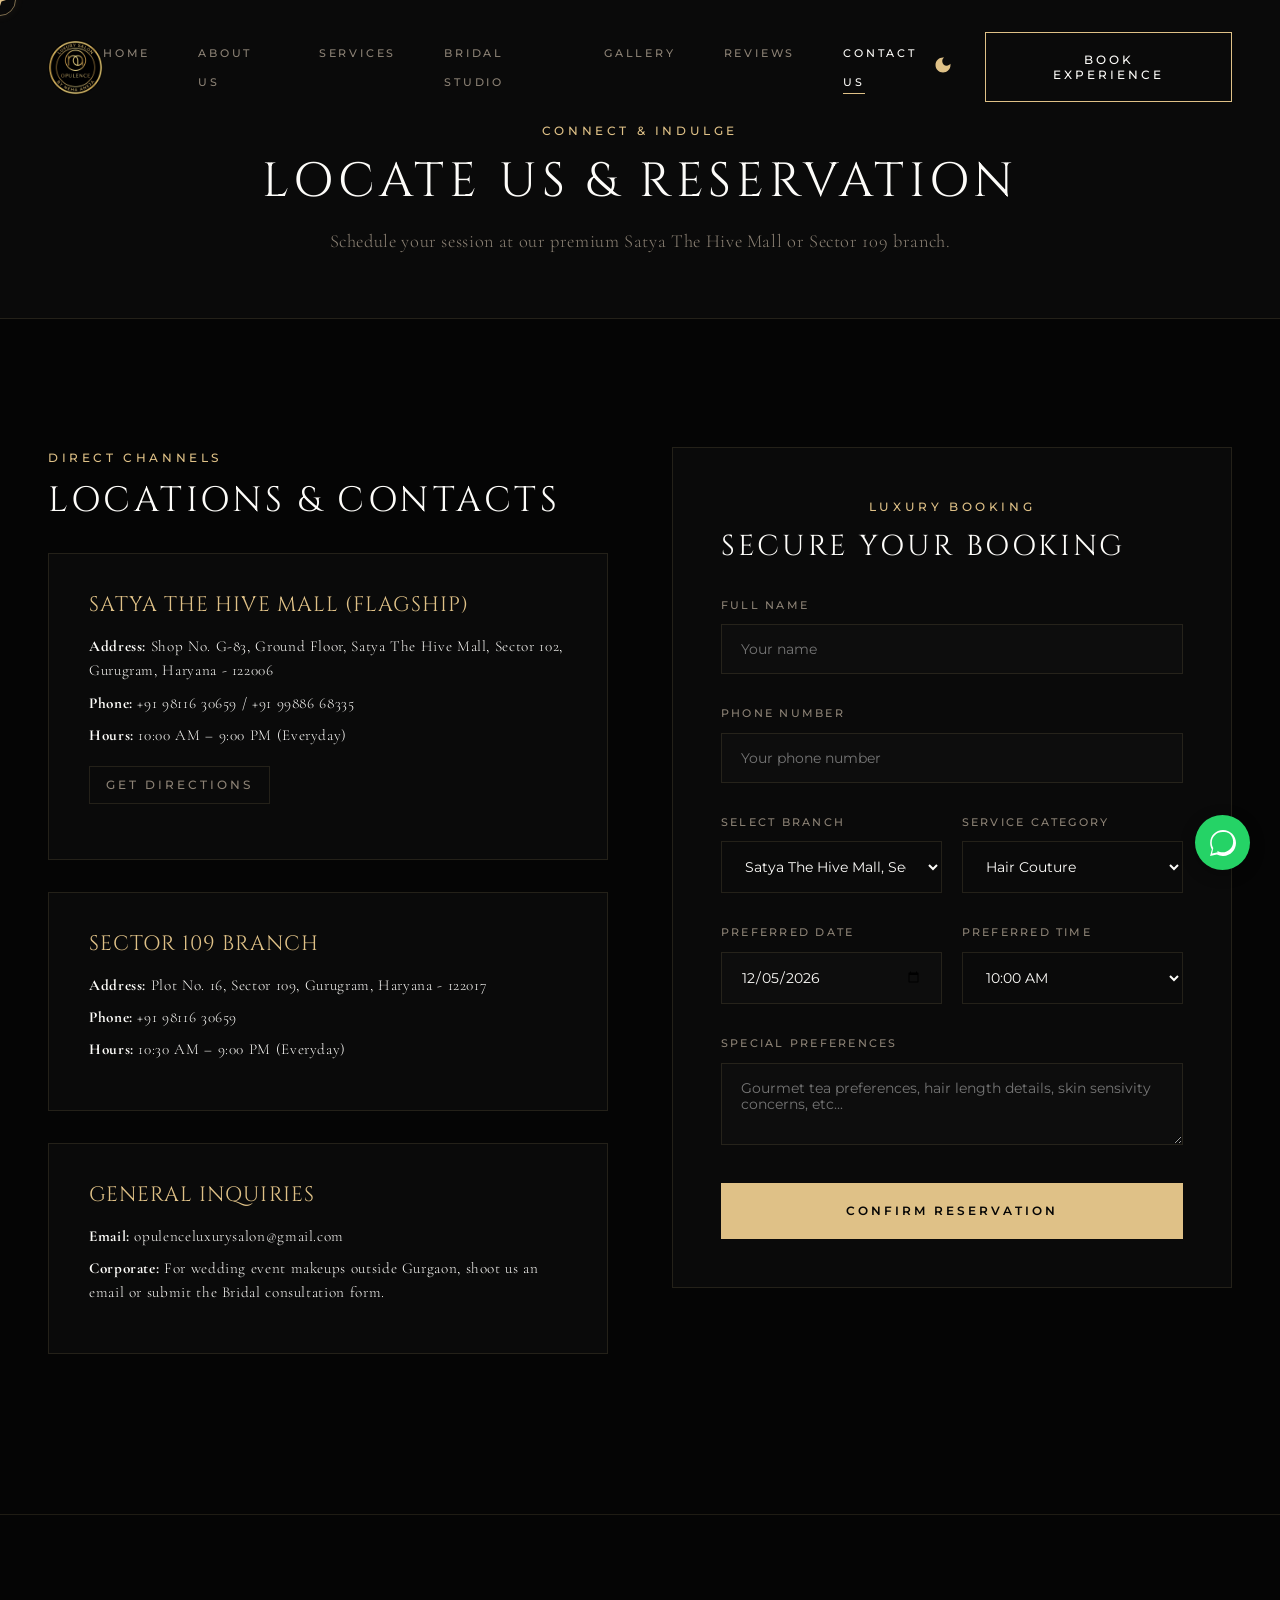
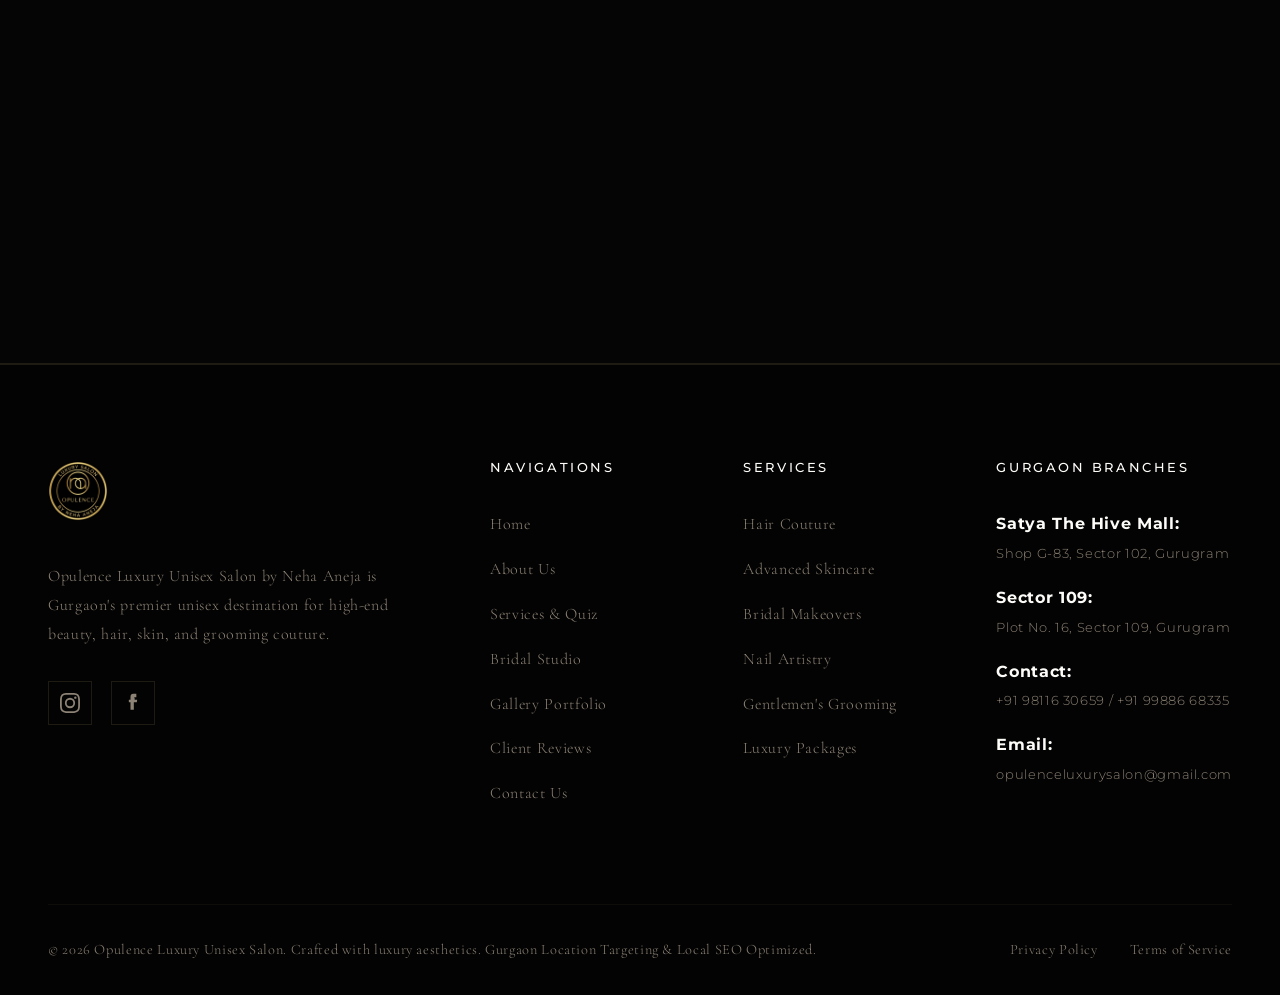
<file: contact.html>
<!DOCTYPE html>
<html lang="en">
<head>
    <meta charset="UTF-8">
    <meta name="viewport" content="width=device-width, initial-scale=1.0">
    <title>Contact & Booking | Opulence Luxury Unisex Salon Gurgaon</title>
    <meta name="description" content="Contact Opulence Luxury Unisex Salon at Satya The Hive Mall Sector 102, Gurgaon. Find opening hours, branch phone numbers, map directions, and book appointments.">
    <link rel="stylesheet" href="css/style.css">
    <script>
        document.documentElement.setAttribute('data-theme', localStorage.getItem('opulence-theme') || 'dark');
    </script>
    
    <style>
        .contact-banner {
            padding: 120px 0 60px 0;
            background-color: var(--color-bg-card);
            border-bottom: 1px solid var(--color-border);
            text-align: center;
        }

        .contact-banner h1 {
            font-size: 3rem;
            margin-bottom: 1rem;
        }

        /* Detail Blocks styling */
        .contact-info-block {
            background-color: var(--color-bg-card);
            border: 1px solid var(--color-border);
            padding: 2.5rem;
            border-radius: var(--border-radius-sm);
            margin-bottom: 2rem;
        }

        .contact-info-block h3 {
            color: var(--color-primary);
            font-size: 1.3rem;
            margin-bottom: 1rem;
            text-transform: uppercase;
            letter-spacing: 0.05em;
        }

        .contact-info-block p {
            color: var(--color-text-light);
            font-size: 0.95rem;
            margin-bottom: 0.5rem;
            line-height: 1.6;
        }

        .contact-info-block a:hover {
            color: var(--color-primary);
        }

        /* Map styling */
        .map-section {
            width: 100%;
            height: 450px;
            border-top: 1px solid var(--color-border);
            border-bottom: 1px solid var(--color-border);
            position: relative;
        }

        .map-section iframe {
            width: 100%;
            height: 100%;
            border: none;
            filter: grayscale(0.9) invert(0.9) contrast(1.2); /* Luxury dark theme map effect */
        }
        
        [data-theme="light"] .map-section iframe {
            filter: none;
        }
    </style>
</head>
<body>

    <!-- Dynamic Loader Screen -->
    <div id="loader-container"></div>

    <!-- Header Navigation -->
    <header id="site-header"></header>

    <!-- Banner -->
    <section class="contact-banner">
        <div class="container">
            <span class="eyebrow">Connect & Indulge</span>
            <h1>Locate Us & Reservation</h1>
            <p>Schedule your session at our premium Satya The Hive Mall or Sector 109 branch.</p>
        </div>
    </section>

    <!-- Contact details & Reservation Form split -->
    <section class="section-padding">
        <div class="container">
            <div class="grid-2">
                <!-- Info column -->
                <div class="reveal-left">
                    <span class="eyebrow" style="text-align: left;">Direct Channels</span>
                    <h3 style="font-size: 2.2rem; margin-bottom: 2rem;">Locations & Contacts</h3>
                    
                    <!-- Branch 1 (Primary) -->
                    <div class="contact-info-block">
                        <h3>Satya The Hive Mall (Flagship)</h3>
                        <p><strong>Address:</strong> Shop No. G-83, Ground Floor, Satya The Hive Mall, Sector 102, Gurugram, Haryana - 122006</p>
                        <p><strong>Phone:</strong> <a href="tel:+919811630659">+91 98116 30659</a> / <a href="tel:+919988668335">+91 99886 68335</a></p>
                        <p><strong>Hours:</strong> 10:00 AM – 9:00 PM (Everyday)</p>
                        <p style="margin-top: 1.2rem;"><a href="https://maps.google.com/?q=Opulence+Luxury+Salon+Satya+The+Hive" target="_blank" class="btn btn-outline" style="font-size:0.75rem; padding: 0.5rem 1rem;">Get Directions</a></p>
                    </div>

                    <!-- Branch 2 -->
                    <div class="contact-info-block">
                        <h3>Sector 109 Branch</h3>
                        <p><strong>Address:</strong> Plot No. 16, Sector 109, Gurugram, Haryana - 122017</p>
                        <p><strong>Phone:</strong> <a href="tel:+919811630659">+91 98116 30659</a></p>
                        <p><strong>Hours:</strong> 10:30 AM – 9:00 PM (Everyday)</p>
                    </div>

                    <!-- Email & General inquiries -->
                    <div class="contact-info-block">
                        <h3>General Inquiries</h3>
                        <p><strong>Email:</strong> <a href="mailto:opulenceluxurysalon@gmail.com">opulenceluxurysalon@gmail.com</a></p>
                        <p><strong>Corporate:</strong> For wedding event makeups outside Gurgaon, shoot us an email or submit the Bridal consultation form.</p>
                    </div>
                </div>

                <!-- Form column -->
                <div class="reveal-right">
                    <div style="background-color: var(--color-bg-card); border: 1px solid var(--color-border); padding: 3rem; border-radius: var(--border-radius-md);">
                        <span class="eyebrow">Luxury Booking</span>
                        <h3 style="font-size: 1.8rem; margin-bottom: 2rem;">Secure Your Booking</h3>
                        
                        <form id="contact-page-booking-form">
                            <div class="form-group">
                                <label for="c-name">Full Name</label>
                                <input type="text" id="c-name" class="form-control" placeholder="Your name" required>
                            </div>
                            <div class="form-group">
                                <label for="c-phone">Phone Number</label>
                                <input type="tel" id="c-phone" class="form-control" placeholder="Your phone number" required>
                            </div>
                            
                            <div class="form-row">
                                <div class="form-group">
                                    <label for="c-branch">Select Branch</label>
                                    <select id="c-branch" class="form-control" required>
                                        <option value="Satya The Hive Mall, Sector 102">Satya The Hive Mall, Sector 102</option>
                                        <option value="Sector 109, Gurgaon">Sector 109, Gurgaon</option>
                                    </select>
                                </div>
                                <div class="form-group">
                                    <label for="c-service">Service Category</label>
                                    <select id="c-service" class="form-control" required>
                                        <option value="Hair Couture">Hair Couture</option>
                                        <option value="Advanced Skincare">Advanced Skincare</option>
                                        <option value="Bridal Luxe Makeover">Bridal Luxe Makeover</option>
                                        <option value="Nail Artistry">Nail Artistry</option>
                                        <option value="Gentlemen's Grooming">Gentlemen's Grooming</option>
                                        <option value="Luxury Packages">Luxury Membership/Packages</option>
                                    </select>
                                </div>
                            </div>

                            <div class="form-row">
                                <div class="form-group">
                                    <label for="c-date">Preferred Date</label>
                                    <input type="date" id="c-date" class="form-control" required>
                                </div>
                                <div class="form-group">
                                    <label for="c-time">Preferred Time</label>
                                    <select id="c-time" class="form-control" required>
                                        <option value="10:00 AM">10:00 AM</option>
                                        <option value="11:30 AM">11:30 AM</option>
                                        <option value="01:00 PM">01:00 PM</option>
                                        <option value="02:30 PM">02:30 PM</option>
                                        <option value="04:00 PM">04:00 PM</option>
                                        <option value="05:30 PM">05:30 PM</option>
                                        <option value="07:00 PM">07:00 PM</option>
                                    </select>
                                </div>
                            </div>

                            <div class="form-group">
                                <label for="c-message">Special Preferences</label>
                                <textarea id="c-message" class="form-control" rows="3" placeholder="Gourmet tea preferences, hair length details, skin sensivity concerns, etc..."></textarea>
                            </div>
                            
                            <button type="submit" class="btn btn-gold-solid" style="width: 100%;">Confirm Reservation</button>
                        </form>
                    </div>
                </div>
            </div>
        </div>
    </section>

    <!-- Map Embed -->
    <section class="map-section reveal">
        <!-- Satya The Hive Mall Sector 102 Coordinates targeting -->
        <iframe 
            src="https://www.google.com/maps/embed?pb=!1m18!1m12!1m3!1d3506.7416347913366!2d76.96164591507923!3d28.471789398734032!2m3!1f0!2f0!3f0!3m2!1i1024!2i768!4f13.1!3m3!1m2!1s0x390d16cf29df273f%3A0xebe7ffbe934c9ca4!2sSatya%20The%20Hive!5e0!3m2!1sen!2sin!4v1654763004381!5m2!1sen!2sin" 
            allowfullscreen="" 
            loading="lazy" 
            referrerpolicy="no-referrer-when-downgrade"
            aria-label="Google Maps satellite showing Satya The Hive Gurgaon location">
        </iframe>
    </section>

    <!-- Footer -->
    <footer id="site-footer"></footer>

    <!-- Booking Modal Container -->
    <div id="booking-modal-container"></div>

    <!-- Floating Widgets -->
    <div id="floating-widgets-container"></div>

    <!-- Core Scripts -->
    <script src="js/components.js"></script>
    <script src="js/main.js"></script>
    
    <!-- Contact Specific Scripts -->
    <script>
        document.addEventListener('DOMContentLoaded', () => {
            // Set date boundaries
            const dateInput = document.getElementById('c-date');
            if (dateInput) {
                const today = new Date();
                const tomorrow = new Date(today);
                tomorrow.setDate(tomorrow.getDate() + 1);
                dateInput.min = today.toISOString().split('T')[0];
                dateInput.value = tomorrow.toISOString().split('T')[0];
            }

            // Pre-fill fields if subject equals voucher
            const params = new URLSearchParams(window.location.search);
            if (params.get('subject') === 'voucher') {
                const serviceSelect = document.getElementById('c-service');
                if (serviceSelect) serviceSelect.value = 'Luxury Packages';
                const msgField = document.getElementById('c-message');
                if (msgField) msgField.value = "Inquiry: Purchasing luxury gift voucher credits.";
            }

            // Page form submission logic
            const bookingForm = document.getElementById('contact-page-booking-form');
            if (bookingForm) {
                bookingForm.addEventListener('submit', (e) => {
                    e.preventDefault();
                    
                    const name = document.getElementById('c-name').value;
                    const phone = document.getElementById('c-phone').value;
                    const branch = document.getElementById('c-branch').value;
                    const service = document.getElementById('c-service').value;
                    const date = document.getElementById('c-date').value;
                    const time = document.getElementById('c-time').value;
                    const message = document.getElementById('c-message').value;

                    const baseText = `Hello Opulence Luxury Unisex Salon! I would like to book a luxury session.
                    
*Details:*
- *Name:* ${name}
- *Phone:* ${phone}
- *Branch:* ${branch}
- *Service:* ${service}
- *Date:* ${date}
- *Time:* ${time}
- *Special Instructions:* ${message || 'None'}`;

                    const encodedText = encodeURIComponent(baseText);
                    const waUrl = `https://wa.me/919811630659?text=${encodedText}`;
                    
                    alert('Thank you! Redirecting to WhatsApp to finalize your luxury reservation details.');
                    window.open(waUrl, '_blank');
                });
            }
        });
    </script>
</body>
</html>
</file>
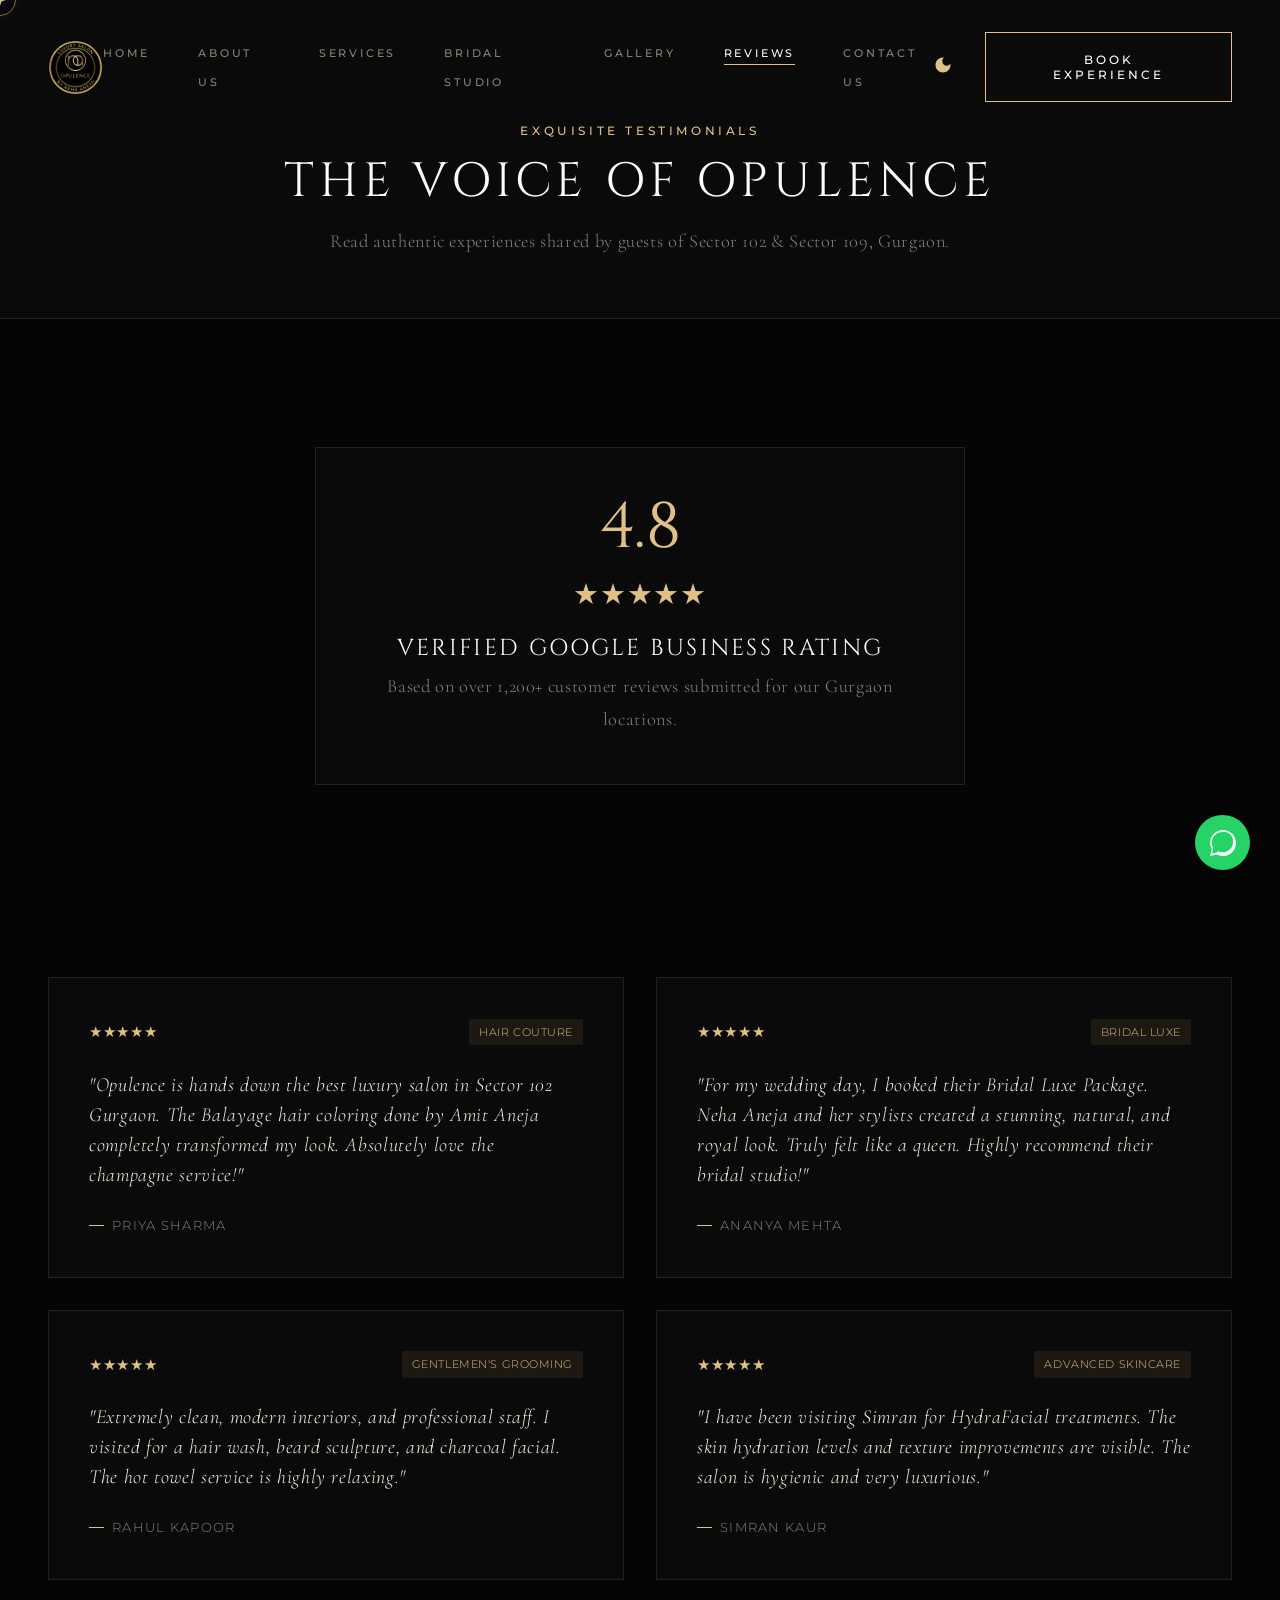
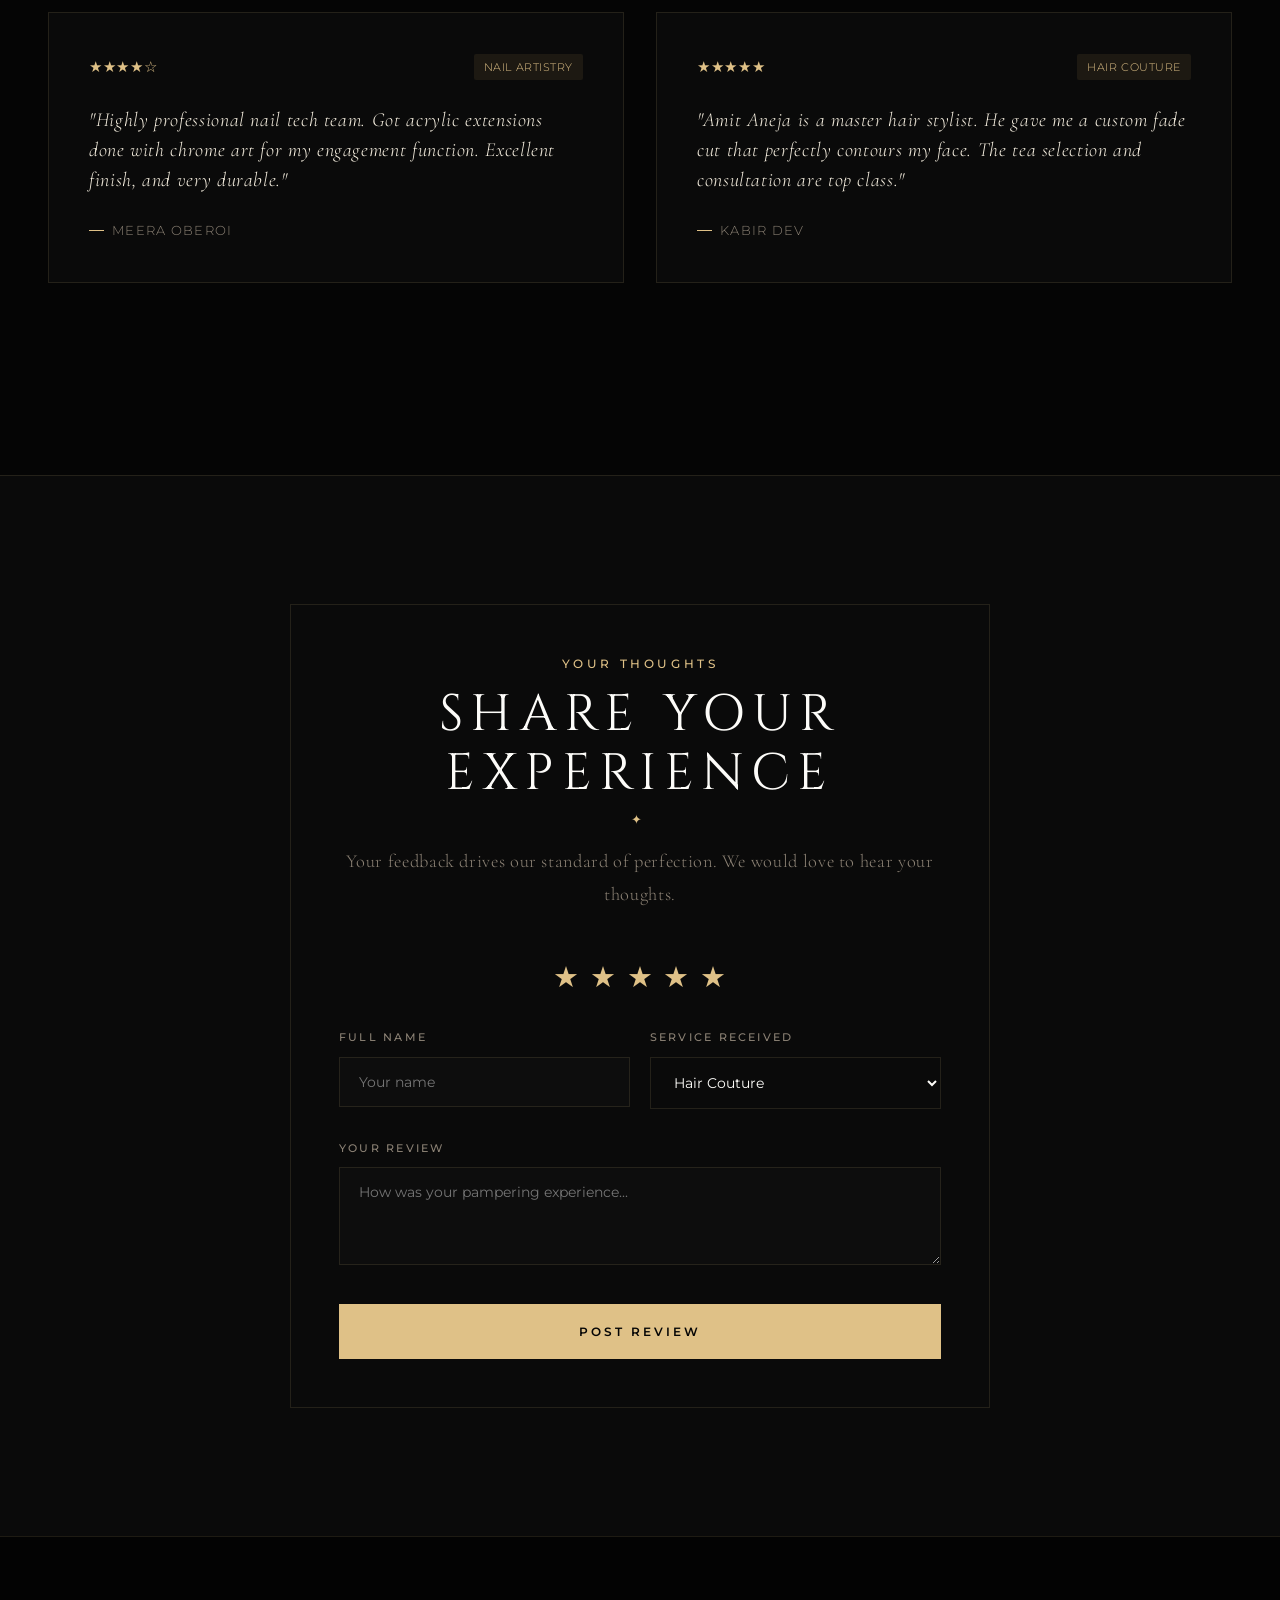
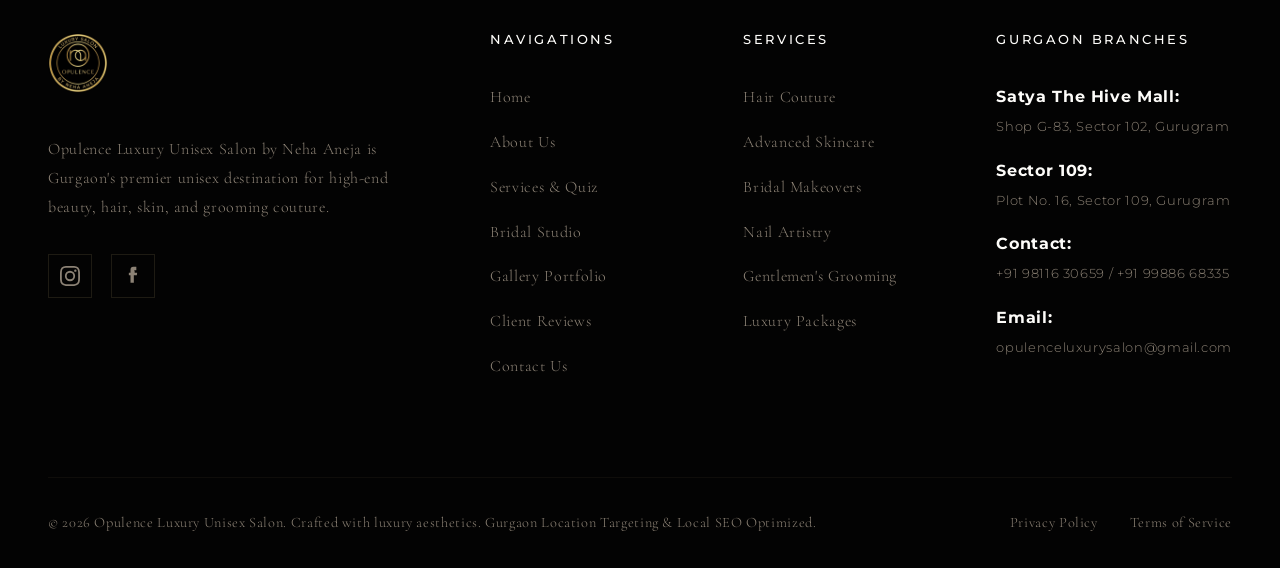
<file: reviews.html>
<!DOCTYPE html>
<html lang="en">
<head>
    <meta charset="UTF-8">
    <meta name="viewport" content="width=device-width, initial-scale=1.0">
    <title>Customer Reviews & Ratings | Opulence Luxury Unisex Salon Gurgaon</title>
    <meta name="description" content="Read reviews from clients of Opulence Luxury Unisex Salon. Verified ratings for Neha Aneja's bridal makeup, haircuts, and facials at Satya The Hive Mall.">
    <link rel="stylesheet" href="css/style.css">
    <script>
        document.documentElement.setAttribute('data-theme', localStorage.getItem('opulence-theme') || 'dark');
    </script>
    
    <style>
        .reviews-banner {
            padding: 120px 0 60px 0;
            background-color: var(--color-bg-card);
            border-bottom: 1px solid var(--color-border);
            text-align: center;
        }

        .reviews-banner h1 {
            font-size: 3rem;
            margin-bottom: 1rem;
        }

        /* Rating metrics display */
        .rating-summary-card {
            background-color: var(--color-bg-card);
            border: 1px solid var(--color-border);
            padding: 3rem;
            border-radius: var(--border-radius-sm);
            text-align: center;
            max-width: 650px;
            margin: 0 auto 4rem auto;
        }

        .rating-huge {
            font-family: var(--font-heading);
            font-size: 4rem;
            color: var(--color-primary);
            line-height: 1;
            margin-bottom: 0.5rem;
        }

        .rating-stars-huge {
            color: var(--color-primary);
            font-size: 1.8rem;
            margin-bottom: 1rem;
        }

        /* Review Feed grid */
        .reviews-grid {
            display: grid;
            grid-template-columns: repeat(2, 1fr);
            gap: 2rem;
            margin-bottom: 4rem;
        }

        .review-card {
            background-color: var(--color-bg-card);
            border: 1px solid var(--color-border);
            padding: 2.5rem;
            border-radius: var(--border-radius-sm);
            position: relative;
            display: flex;
            flex-direction: column;
            justify-content: space-between;
            transition: var(--transition-smooth);
        }

        .review-card:hover {
            border-color: var(--color-primary);
            transform: translateY(-3px);
        }

        .review-card-header {
            display: flex;
            justify-content: space-between;
            align-items: center;
            margin-bottom: 1.5rem;
        }

        .review-card-stars {
            color: var(--color-primary);
            font-size: 0.95rem;
        }

        .review-card-tag {
            font-size: 0.7rem;
            background-color: rgba(197, 160, 89, 0.1);
            color: var(--color-primary);
            padding: 3px 10px;
            border-radius: 2px;
            text-transform: uppercase;
            letter-spacing: 0.05em;
        }

        .review-card-body {
            font-family: var(--font-subheading);
            font-style: italic;
            font-size: 1.25rem;
            line-height: 1.5;
            color: var(--color-accent);
            margin-bottom: 1.5rem;
            flex-grow: 1;
        }

        .review-card-author {
            font-size: 0.8rem;
            text-transform: uppercase;
            letter-spacing: 0.1em;
            color: var(--color-text-muted);
            display: flex;
            align-items: center;
            gap: 8px;
        }

        .review-card-author::before {
            content: '';
            width: 15px;
            height: 1px;
            background-color: var(--color-primary);
            display: inline-block;
        }

        /* Review submission layout */
        .write-review-box {
            background-color: var(--color-bg-card);
            border: 1px solid var(--color-border);
            padding: 3rem;
            border-radius: var(--border-radius-md);
            max-width: 700px;
            margin: 0 auto;
        }

        /* Star selector */
        .rating-selector {
            display: flex;
            gap: 10px;
            font-size: 1.8rem;
            margin-bottom: 1.5rem;
            justify-content: center;
        }

        .star-opt {
            cursor: pointer;
            color: var(--color-border);
            transition: var(--transition-quick);
        }

        .star-opt.active {
            color: var(--color-primary);
        }

        @media (max-width: 768px) {
            .reviews-grid {
                grid-template-columns: 1fr;
            }
            .write-review-box {
                padding: 2rem 1.5rem;
            }
        }
    </style>
</head>
<body>

    <!-- Dynamic Loader Screen -->
    <div id="loader-container"></div>

    <!-- Header Navigation -->
    <header id="site-header"></header>

    <!-- Banner -->
    <section class="reviews-banner">
        <div class="container">
            <span class="eyebrow">Exquisite Testimonials</span>
            <h1>The Voice of Opulence</h1>
            <p>Read authentic experiences shared by guests of Sector 102 & Sector 109, Gurgaon.</p>
        </div>
    </section>

    <!-- Rating Summary -->
    <section class="section-padding" style="padding-bottom: 0;">
        <div class="container">
            <div class="rating-summary-card reveal">
                <div class="rating-huge">4.8</div>
                <div class="rating-stars-huge">★★★★★</div>
                <h3 style="margin-bottom: 0.5rem;">Verified Google Business Rating</h3>
                <p>Based on over 1,200+ customer reviews submitted for our Gurgaon locations.</p>
            </div>
        </div>
    </section>

    <!-- Reviews Grid -->
    <section class="section-padding">
        <div class="container">
            <div class="reviews-grid" id="reviews-feed">
                <!-- Injected dynamically by JS -->
            </div>
        </div>
    </section>

    <!-- Submit Review Form -->
    <section class="section-padding" style="background-color: var(--color-bg-card); border-top: 1px solid var(--color-border);">
        <div class="container">
            <div class="write-review-box reveal">
                <span class="eyebrow text-center">Your Thoughts</span>
                <h2 style="margin-bottom: 1rem;">Share Your Experience</h2>
                <p class="text-center" style="margin-bottom: 2.5rem; color: var(--color-text-muted);">Your feedback drives our standard of perfection. We would love to hear your thoughts.</p>
                
                <form id="add-review-form">
                    <div class="rating-selector" id="star-selector">
                        <span class="star-opt active" data-rating="1">★</span>
                        <span class="star-opt active" data-rating="2">★</span>
                        <span class="star-opt active" data-rating="3">★</span>
                        <span class="star-opt active" data-rating="4">★</span>
                        <span class="star-opt active" data-rating="5">★</span>
                    </div>
                    
                    <div class="form-row">
                        <div class="form-group">
                            <label for="rev-name">Full Name</label>
                            <input type="text" id="rev-name" class="form-control" placeholder="Your name" required>
                        </div>
                        <div class="form-group">
                            <label for="rev-tag">Service Received</label>
                            <select id="rev-tag" class="form-control" required>
                                <option value="Hair Couture">Hair Couture</option>
                                <option value="Advanced Skincare">Advanced Skincare</option>
                                <option value="Bridal Luxe">Bridal Luxe</option>
                                <option value="Nail Artistry">Nail Artistry</option>
                                <option value="Gentlemen's Grooming">Gentlemen's Grooming</option>
                            </select>
                        </div>
                    </div>
                    
                    <div class="form-group">
                        <label for="rev-text">Your Review</label>
                        <textarea id="rev-text" class="form-control" rows="4" placeholder="How was your pampering experience..." required></textarea>
                    </div>
                    
                    <button type="submit" class="btn btn-gold-solid" style="width: 100%;">Post Review</button>
                </form>
            </div>
        </div>
    </section>

    <!-- Footer -->
    <footer id="site-footer"></footer>

    <!-- Booking Modal Container -->
    <div id="booking-modal-container"></div>

    <!-- Floating Widgets -->
    <div id="floating-widgets-container"></div>

    <!-- Core Scripts -->
    <script src="js/components.js"></script>
    <script src="js/main.js"></script>
    
    <!-- Dynamic Reviews Engine Script -->
    <script>
        document.addEventListener('DOMContentLoaded', () => {
            // Static Default Reviews (matching business context)
            const defaultReviews = [
                {
                    name: "Priya Sharma",
                    tag: "Hair Couture",
                    stars: 5,
                    text: "Opulence is hands down the best luxury salon in Sector 102 Gurgaon. The Balayage hair coloring done by Amit Aneja completely transformed my look. Absolutely love the champagne service!"
                },
                {
                    name: "Ananya Mehta",
                    tag: "Bridal Luxe",
                    stars: 5,
                    text: "For my wedding day, I booked their Bridal Luxe Package. Neha Aneja and her stylists created a stunning, natural, and royal look. Truly felt like a queen. Highly recommend their bridal studio!"
                },
                {
                    name: "Rahul Kapoor",
                    tag: "Gentlemen's Grooming",
                    stars: 5,
                    text: "Extremely clean, modern interiors, and professional staff. I visited for a hair wash, beard sculpture, and charcoal facial. The hot towel service is highly relaxing."
                },
                {
                    name: "Simran Kaur",
                    tag: "Advanced Skincare",
                    stars: 5,
                    text: "I have been visiting Simran for HydraFacial treatments. The skin hydration levels and texture improvements are visible. The salon is hygienic and very luxurious."
                },
                {
                    name: "Meera Oberoi",
                    tag: "Nail Artistry",
                    stars: 4,
                    text: "Highly professional nail tech team. Got acrylic extensions done with chrome art for my engagement function. Excellent finish, and very durable."
                },
                {
                    name: "Kabir Dev",
                    tag: "Hair Couture",
                    stars: 5,
                    text: "Amit Aneja is a master hair stylist. He gave me a custom fade cut that perfectly contours my face. The tea selection and consultation are top class."
                }
            ];

            const reviewsFeed = document.getElementById('reviews-feed');
            const reviewForm = document.getElementById('add-review-form');
            const starSelector = document.getElementById('star-selector');
            let selectedRating = 5;

            // Load and Render Reviews
            const getReviews = () => {
                const local = localStorage.getItem('opulence-user-reviews');
                if (local) {
                    const parsed = JSON.parse(local);
                    return [...parsed, ...defaultReviews];
                }
                return defaultReviews;
            };

            const renderReviews = () => {
                if (!reviewsFeed) return;
                reviewsFeed.innerHTML = '';
                
                const list = getReviews();
                list.forEach((rev, index) => {
                    const starsStr = '★'.repeat(rev.stars) + '☆'.repeat(5 - rev.stars);
                    
                    const card = document.createElement('div');
                    card.className = 'review-card reveal';
                    // Delay calculations
                    const delayClass = index % 2 === 1 ? 'delay-1' : '';
                    if (delayClass) card.classList.add(delayClass);
                    
                    card.innerHTML = `
                        <div>
                            <div class="review-card-header">
                                <div class="review-card-stars">${starsStr}</div>
                                <span class="review-card-tag">${rev.tag}</span>
                            </div>
                            <div class="review-card-body">"${rev.text}"</div>
                        </div>
                        <div class="review-card-author">${rev.name}</div>
                    `;
                    reviewsFeed.appendChild(card);
                });
                
                // Active Scroll reveals
                if (window.refreshScrollReveals) window.refreshScrollReveals();
            };

            // Star Selector interaction
            if (starSelector) {
                const stars = starSelector.querySelectorAll('.star-opt');
                stars.forEach(star => {
                    star.addEventListener('click', () => {
                        const val = parseInt(star.getAttribute('data-rating'));
                        selectedRating = val;
                        
                        // Paint stars
                        stars.forEach((s, idx) => {
                            if (idx < val) {
                                s.classList.add('active');
                            } else {
                                s.classList.remove('active');
                            }
                        });
                    });
                });
            }

            // Form Submit Logic
            if (reviewForm) {
                reviewForm.addEventListener('submit', (e) => {
                    e.preventDefault();
                    
                    const name = document.getElementById('rev-name').value;
                    const tag = document.getElementById('rev-tag').value;
                    const text = document.getElementById('rev-text').value;

                    const newReview = {
                        name: name,
                        tag: tag,
                        stars: selectedRating,
                        text: text
                    };

                    // Save to local
                    const currentLocal = localStorage.getItem('opulence-user-reviews');
                    let list = [];
                    if (currentLocal) {
                        list = JSON.parse(currentLocal);
                    }
                    list.unshift(newReview); // Put newest review at top
                    localStorage.setItem('opulence-user-reviews', JSON.stringify(list));

                    // Reset Form
                    reviewForm.reset();
                    selectedRating = 5;
                    const stars = starSelector.querySelectorAll('.star-opt');
                    stars.forEach(s => s.classList.add('active'));

                    // Alert & Rerender
                    alert('Thank you! Your verified review has been uploaded to the salon feed.');
                    renderReviews();
                });
            }

            renderReviews();
        });
    </script>
</body>
</html>
</file>
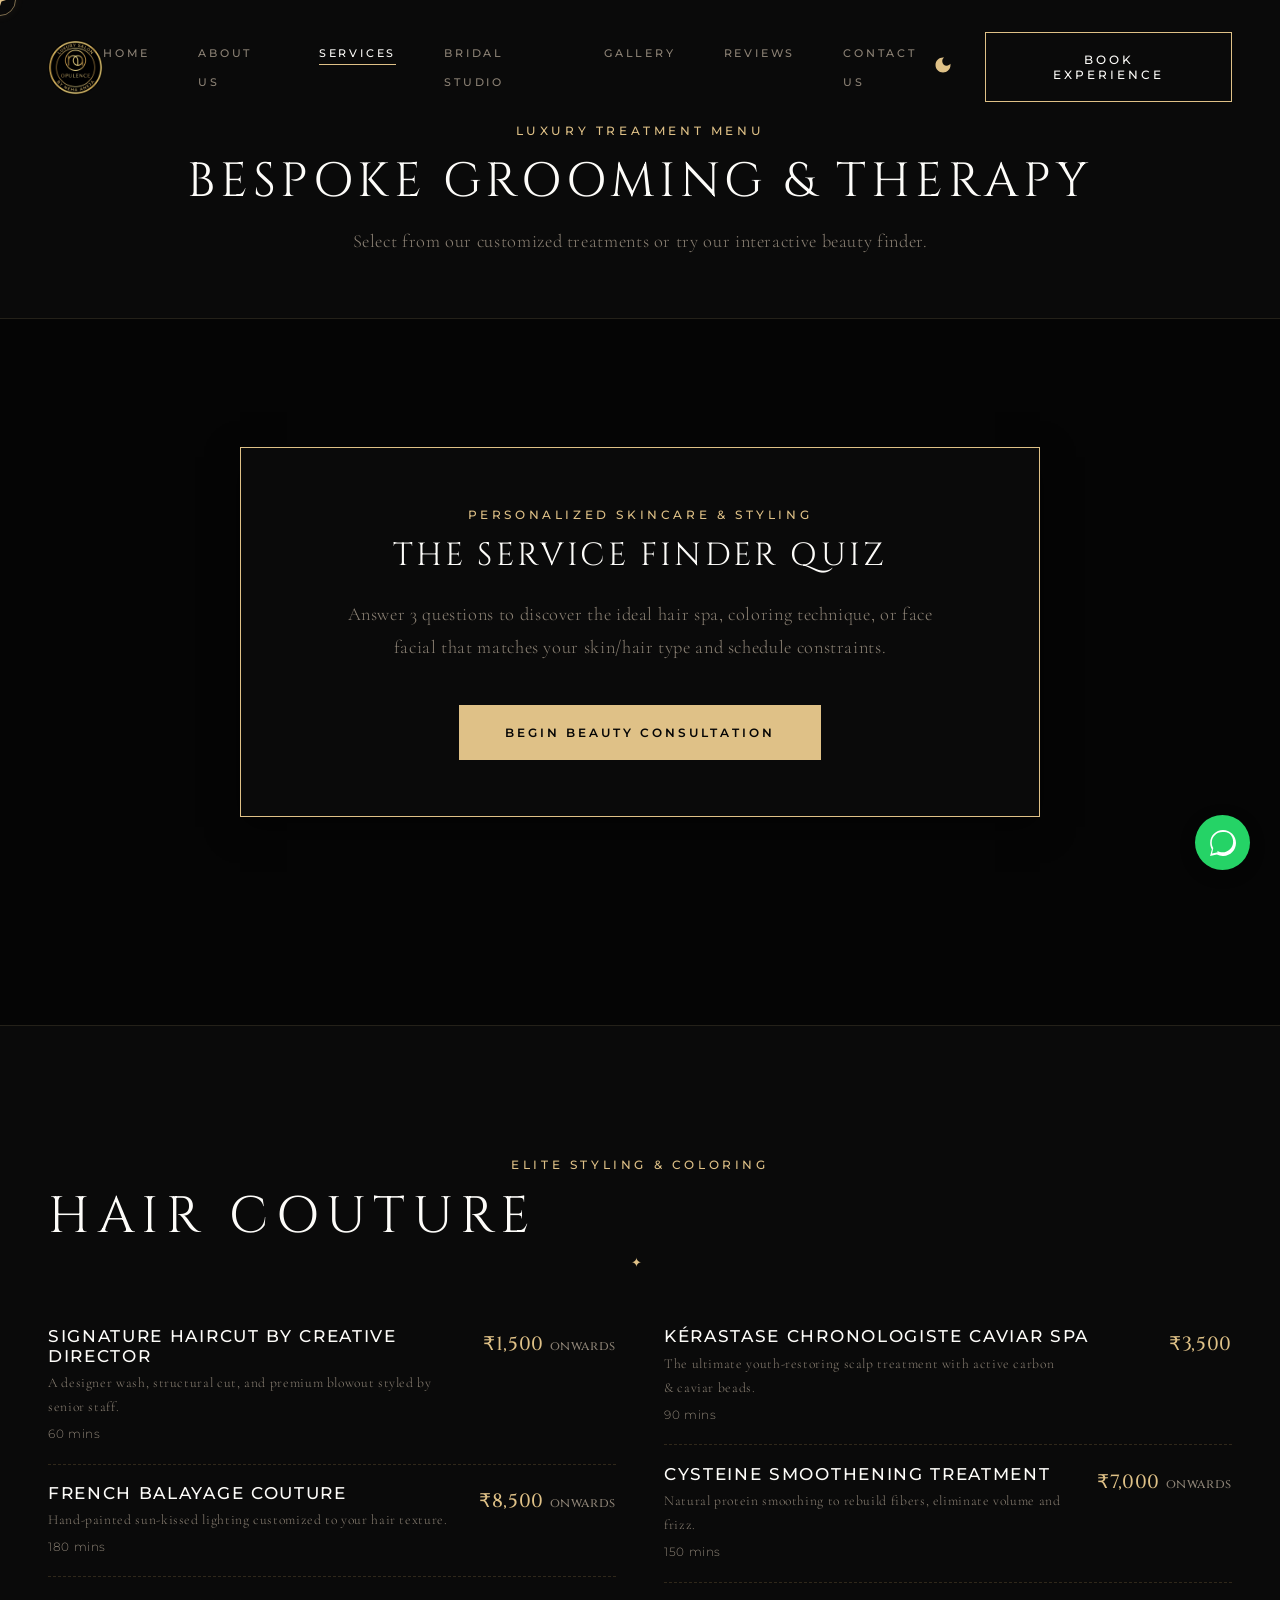
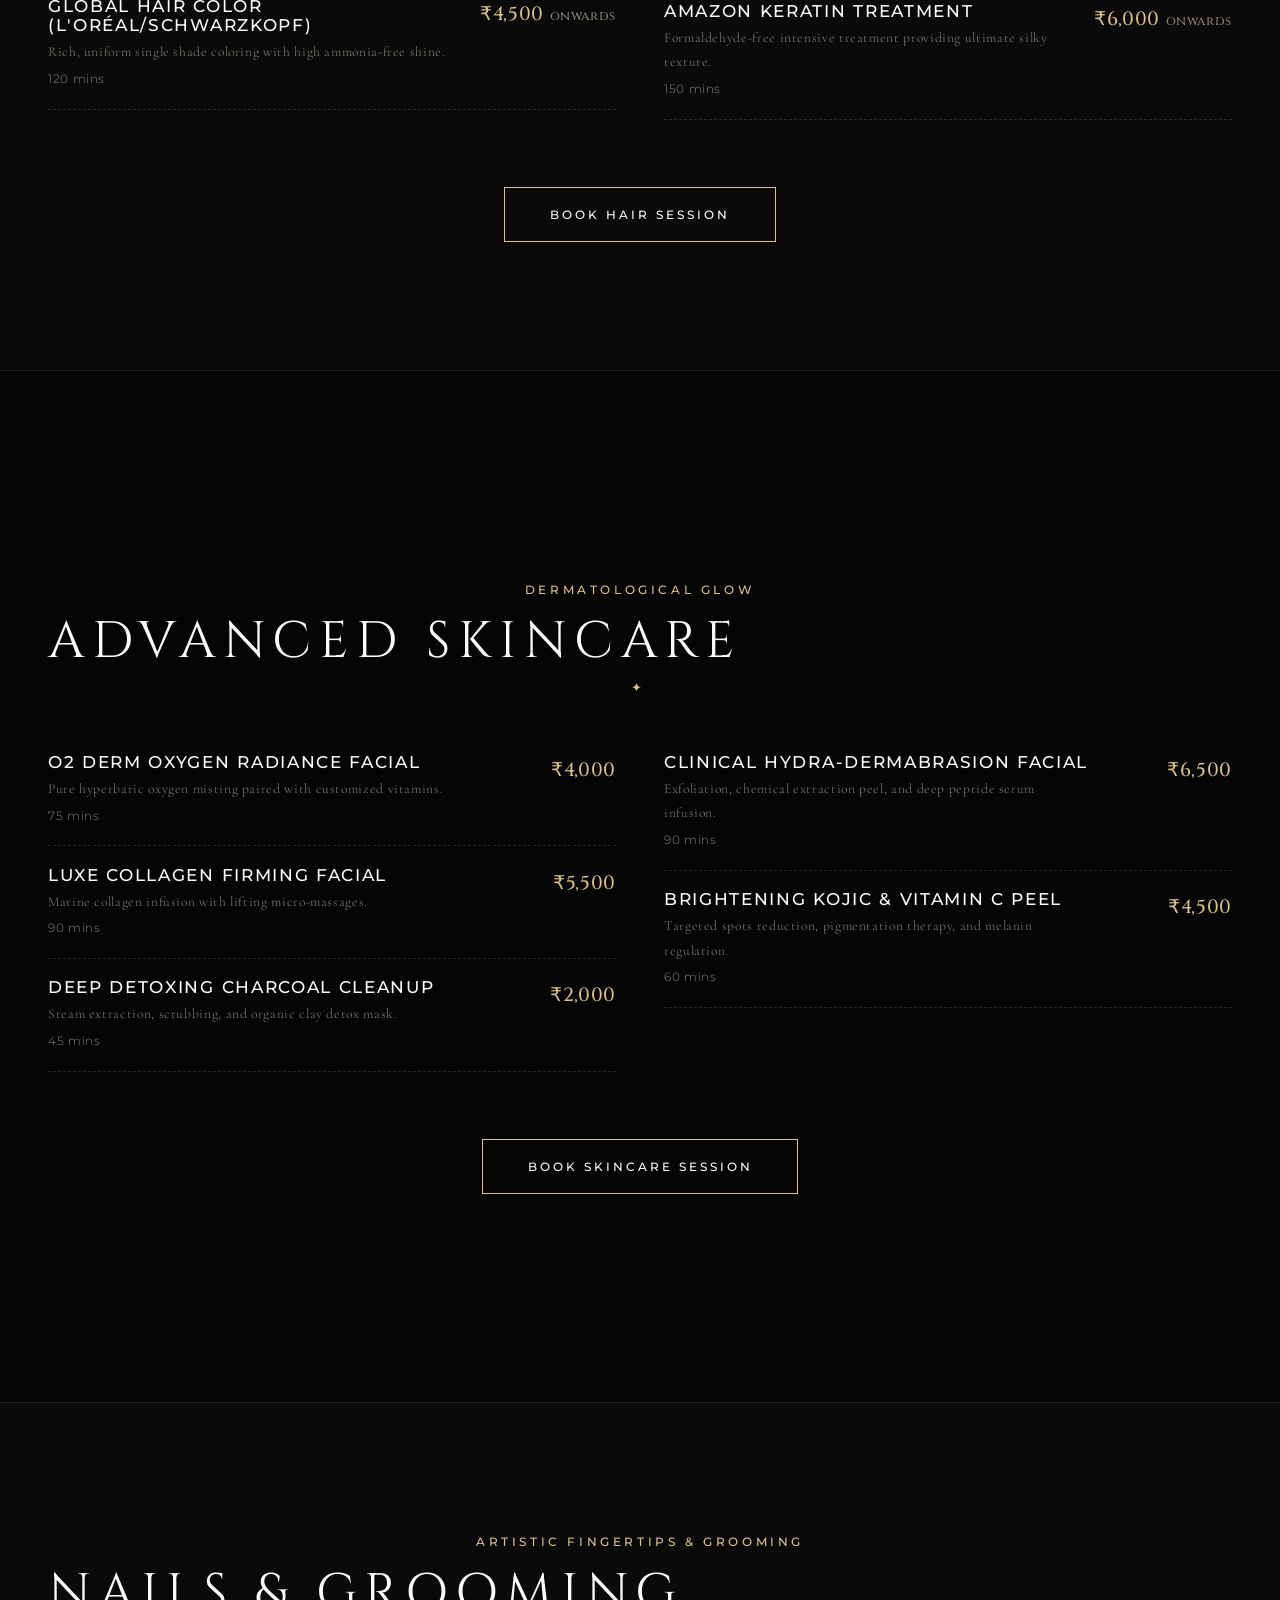
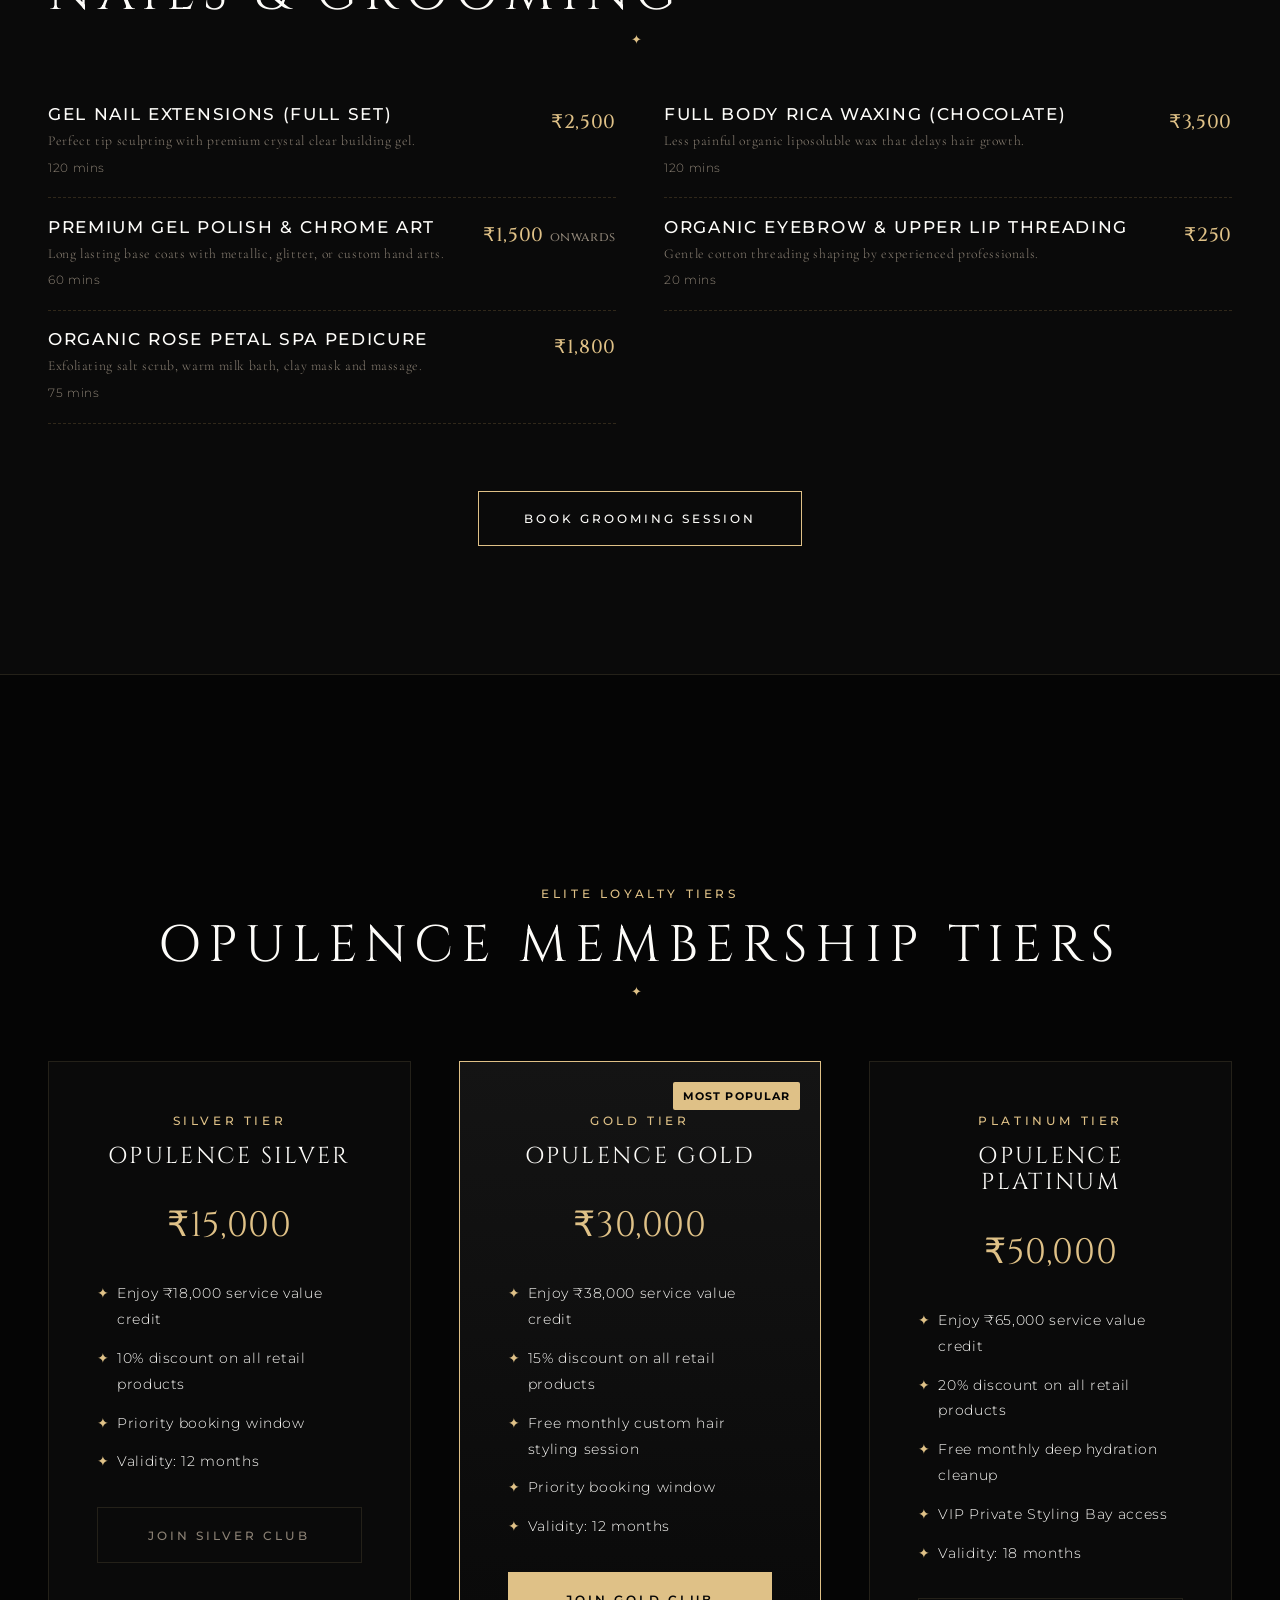
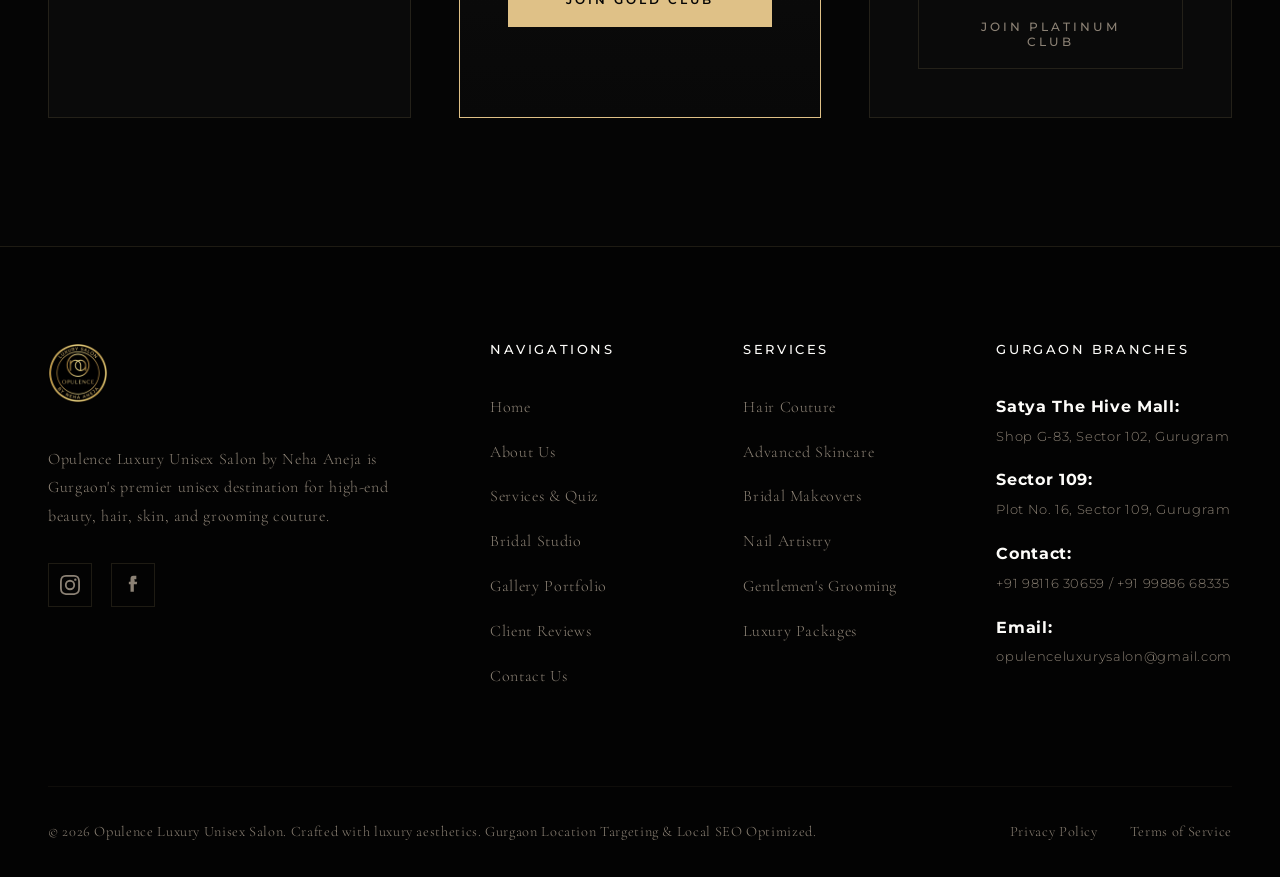
<file: services.html>
<!DOCTYPE html>
<html lang="en">
<head>
    <meta charset="UTF-8">
    <meta name="viewport" content="width=device-width, initial-scale=1.0">
    <title>Salon Services Menu & Beauty Finder | Opulence Luxury Unisex Salon Gurgaon</title>
    <meta name="description" content="View the premium services menu at Opulence Luxury Unisex Salon, Gurgaon. Check prices and details for haircuts, Balayage hair coloring, Keratin treatment, and Hydrafacials.">
    <link rel="stylesheet" href="css/style.css">
    <script>
        document.documentElement.setAttribute('data-theme', localStorage.getItem('opulence-theme') || 'dark');
    </script>
    
    <style>
        .services-banner {
            padding: 120px 0 60px 0;
            background-color: var(--color-bg-card);
            border-bottom: 1px solid var(--color-border);
            text-align: center;
        }

        .services-banner h1 {
            font-size: 3rem;
            margin-bottom: 1rem;
        }

        /* Quiz UI Layout */
        .quiz-wrapper {
            background-color: var(--color-bg-card);
            border: 1px solid var(--color-primary);
            border-radius: var(--border-radius-md);
            padding: 3.5rem;
            box-shadow: 0 10px 30px rgba(0, 0, 0, 0.5);
            max-width: 800px;
            margin: 0 auto 5rem auto;
            position: relative;
        }

        .quiz-control-btn {
            background: transparent;
            border: none;
            color: var(--color-primary);
            font-size: 0.85rem;
            text-transform: uppercase;
            letter-spacing: 0.1em;
            margin-bottom: 1.5rem;
            display: flex;
            align-items: center;
            gap: 5px;
        }

        .result-box {
            border: 1px solid rgba(197, 160, 89, 0.3);
            background-color: rgba(255, 255, 255, 0.01);
            padding: 2.5rem;
            border-radius: var(--border-radius-sm);
            margin-bottom: 2rem;
        }

        /* Category sections */
        .menu-category-section {
            margin-bottom: 5rem;
            scroll-margin-top: 100px;
        }

        .menu-grid {
            display: grid;
            grid-template-columns: 1fr 1fr;
            gap: 3rem;
        }

        .menu-item {
            display: flex;
            justify-content: space-between;
            align-items: flex-start;
            border-bottom: 1px dashed rgba(197, 160, 89, 0.2);
            padding-bottom: 1.2rem;
            margin-bottom: 1.2rem;
        }

        .menu-item-info h4 {
            font-family: var(--font-body);
            font-size: 1.05rem;
            font-weight: 500;
            color: var(--color-text-light);
            margin-bottom: 0.3rem;
        }

        .menu-item-info p {
            font-size: 0.85rem;
            max-width: 400px;
        }

        .menu-item-price {
            font-family: var(--font-heading);
            color: var(--color-primary);
            font-size: 1.2rem;
            font-weight: 500;
            text-align: right;
            white-space: nowrap;
        }

        .menu-item-duration {
            display: block;
            font-size: 0.75rem;
            color: var(--color-text-muted);
            margin-top: 0.2rem;
        }

        /* Membership Tier cards */
        .tier-card {
            background-color: var(--color-bg-card);
            border: 1px solid var(--color-border);
            padding: 3rem;
            border-radius: var(--border-radius-sm);
            text-align: center;
            transition: var(--transition-smooth);
            position: relative;
        }

        .tier-card.featured {
            border-color: var(--color-primary);
            background: linear-gradient(180deg, #141414 0%, #080808 100%);
        }

        .tier-card.featured::after {
            content: 'MOST POPULAR';
            position: absolute;
            top: 20px;
            right: 20px;
            font-size: 0.7rem;
            color: var(--color-bg-deep);
            background-color: var(--color-primary);
            padding: 4px 10px;
            letter-spacing: 0.1em;
            font-weight: bold;
            border-radius: 2px;
        }

        .tier-price {
            font-family: var(--font-heading);
            font-size: 2.2rem;
            color: var(--color-primary);
            margin: 1.5rem 0;
        }

        .tier-features {
            list-style: none;
            margin-bottom: 2rem;
            text-align: left;
        }

        .tier-features li {
            margin-bottom: 0.8rem;
            font-size: 0.9rem;
            color: var(--color-text-light);
            position: relative;
            padding-left: 20px;
        }

        .tier-features li::before {
            content: '✦';
            position: absolute;
            left: 0;
            color: var(--color-primary);
        }

        @media (max-width: 900px) {
            .menu-grid {
                grid-template-columns: 1fr;
                gap: 1.5rem;
            }
            .quiz-wrapper {
                padding: 2rem;
            }
        }
    </style>
</head>
<body>

    <!-- Dynamic Loader Screen -->
    <div id="loader-container"></div>

    <!-- Header Navigation -->
    <header id="site-header"></header>

    <!-- Banner -->
    <section class="services-banner">
        <div class="container">
            <span class="eyebrow">Luxury Treatment Menu</span>
            <h1>Bespoke Grooming & Therapy</h1>
            <p>Select from our customized treatments or try our interactive beauty finder.</p>
        </div>
    </section>

    <!-- Quiz Section -->
    <section class="section-padding" id="quiz-section">
        <div class="container">
            <div class="quiz-wrapper reveal">
                <!-- Quiz Intro State -->
                <div id="quiz-intro" class="text-center">
                    <span class="eyebrow">Personalized Skincare & Styling</span>
                    <h3 style="font-size: 2rem; margin-bottom: 1.5rem;">The Service Finder Quiz</h3>
                    <p style="margin-bottom: 2.5rem; max-width: 600px; margin-left: auto; margin-right: auto;">Answer 3 questions to discover the ideal hair spa, coloring technique, or face facial that matches your skin/hair type and schedule constraints.</p>
                    <button class="btn btn-gold-solid" id="start-quiz-btn">Begin Beauty Consultation</button>
                </div>

                <!-- Quiz Card (Interactive questions) -->
                <div id="quiz-card" style="display: none;">
                    <button class="quiz-control-btn" id="quiz-back-btn">← Back</button>
                    <h3 id="quiz-question-title" style="margin-bottom: 2rem; font-size: 1.4rem;">Question Title</h3>
                    <div id="quiz-options-container">
                        <!-- JS dynamic options -->
                    </div>
                </div>

                <!-- Quiz Result State -->
                <div id="quiz-result" style="display: none;" class="text-center">
                    <span class="eyebrow">Your Recommended Ritual</span>
                    <h3 id="result-title" style="font-size: 2rem; margin-bottom: 1.5rem; color: var(--color-primary);">Recommended Treatment</h3>
                    
                    <div class="result-box text-left">
                        <p style="margin-bottom: 1rem;"><strong style="color:var(--color-text-light);">Description:</strong> <span id="result-desc">Description of treatment...</span></p>
                        <p><strong style="color:var(--color-text-light);">Key Benefits:</strong> <span id="result-benefits">Benefits...</span></p>
                    </div>

                    <div style="display: flex; gap: 1rem; justify-content: center; flex-wrap: wrap;">
                        <button class="btn btn-gold-solid" id="quiz-book-btn">Pre-fill Reservation</button>
                        <button class="btn btn-outline" id="quiz-restart-btn">Restart Quiz</button>
                    </div>
                </div>
            </div>
        </div>
    </section>

    <!-- Hair Section -->
    <section class="section-padding menu-category-section" id="hair" style="background-color: var(--color-bg-card); border-top: 1px solid var(--color-border); border-bottom: 1px solid var(--color-border);">
        <div class="container">
            <span class="eyebrow">Elite Styling & Coloring</span>
            <h2 class="reveal" style="text-align: left; margin-bottom: 3.5rem;">Hair Couture</h2>
            
            <div class="menu-grid">
                <div class="reveal-left">
                    <div class="menu-item">
                        <div class="menu-item-info">
                            <h4>Signature Haircut by Creative Director</h4>
                            <p>A designer wash, structural cut, and premium blowout styled by senior staff.</p>
                            <span class="menu-item-duration">60 mins</span>
                        </div>
                        <div class="menu-item-price">₹1,500 <span style="font-size: 0.8rem; color:var(--color-text-muted);">onwards</span></div>
                    </div>
                    <div class="menu-item">
                        <div class="menu-item-info">
                            <h4>French Balayage Couture</h4>
                            <p>Hand-painted sun-kissed lighting customized to your hair texture.</p>
                            <span class="menu-item-duration">180 mins</span>
                        </div>
                        <div class="menu-item-price">₹8,500 <span style="font-size: 0.8rem; color:var(--color-text-muted);">onwards</span></div>
                    </div>
                    <div class="menu-item">
                        <div class="menu-item-info">
                            <h4>Global Hair Color (L'Oréal/Schwarzkopf)</h4>
                            <p>Rich, uniform single shade coloring with high ammonia-free shine.</p>
                            <span class="menu-item-duration">120 mins</span>
                        </div>
                        <div class="menu-item-price">₹4,500 <span style="font-size: 0.8rem; color:var(--color-text-muted);">onwards</span></div>
                    </div>
                </div>
                
                <div class="reveal-right">
                    <div class="menu-item">
                        <div class="menu-item-info">
                            <h4>Kérastase Chronologiste Caviar Spa</h4>
                            <p>The ultimate youth-restoring scalp treatment with active carbon & caviar beads.</p>
                            <span class="menu-item-duration">90 mins</span>
                        </div>
                        <div class="menu-item-price">₹3,500</div>
                    </div>
                    <div class="menu-item">
                        <div class="menu-item-info">
                            <h4>Cysteine Smoothening Treatment</h4>
                            <p>Natural protein smoothing to rebuild fibers, eliminate volume and frizz.</p>
                            <span class="menu-item-duration">150 mins</span>
                        </div>
                        <div class="menu-item-price">₹7,000 <span style="font-size: 0.8rem; color:var(--color-text-muted);">onwards</span></div>
                    </div>
                    <div class="menu-item">
                        <div class="menu-item-info">
                            <h4>Amazon Keratin Treatment</h4>
                            <p>Formaldehyde-free intensive treatment providing ultimate silky texture.</p>
                            <span class="menu-item-duration">150 mins</span>
                        </div>
                        <div class="menu-item-price">₹6,000 <span style="font-size: 0.8rem; color:var(--color-text-muted);">onwards</span></div>
                    </div>
                </div>
            </div>
            <div class="text-center" style="margin-top: 3rem;">
                <button class="btn btn-primary open-booking-btn">Book Hair Session</button>
            </div>
        </div>
    </section>

    <!-- Skincare Section -->
    <section class="section-padding menu-category-section" id="skin">
        <div class="container">
            <span class="eyebrow">Dermatological Glow</span>
            <h2 class="reveal" style="text-align: left; margin-bottom: 3.5rem;">Advanced Skincare</h2>
            
            <div class="menu-grid">
                <div class="reveal-left">
                    <div class="menu-item">
                        <div class="menu-item-info">
                            <h4>O2 Derm Oxygen Radiance Facial</h4>
                            <p>Pure hyperbaric oxygen misting paired with customized vitamins.</p>
                            <span class="menu-item-duration">75 mins</span>
                        </div>
                        <div class="menu-item-price">₹4,000</div>
                    </div>
                    <div class="menu-item">
                        <div class="menu-item-info">
                            <h4>Luxe Collagen Firming Facial</h4>
                            <p>Marine collagen infusion with lifting micro-massages.</p>
                            <span class="menu-item-duration">90 mins</span>
                        </div>
                        <div class="menu-item-price">₹5,500</div>
                    </div>
                    <div class="menu-item">
                        <div class="menu-item-info">
                            <h4>Deep Detoxing Charcoal Cleanup</h4>
                            <p>Steam extraction, scrubbing, and organic clay detox mask.</p>
                            <span class="menu-item-duration">45 mins</span>
                        </div>
                        <div class="menu-item-price">₹2,000</div>
                    </div>
                </div>
                
                <div class="reveal-right">
                    <div class="menu-item">
                        <div class="menu-item-info">
                            <h4>Clinical Hydra-Dermabrasion Facial</h4>
                            <p>Exfoliation, chemical extraction peel, and deep peptide serum infusion.</p>
                            <span class="menu-item-duration">90 mins</span>
                        </div>
                        <div class="menu-item-price">₹6,500</div>
                    </div>
                    <div class="menu-item">
                        <div class="menu-item-info">
                            <h4>Brightening Kojic & Vitamin C Peel</h4>
                            <p>Targeted spots reduction, pigmentation therapy, and melanin regulation.</p>
                            <span class="menu-item-duration">60 mins</span>
                        </div>
                        <div class="menu-item-price">₹4,500</div>
                    </div>
                </div>
            </div>
            <div class="text-center" style="margin-top: 3rem;">
                <button class="btn btn-primary open-booking-btn">Book Skincare Session</button>
            </div>
        </div>
    </section>

    <!-- Nails & Grooming Section -->
    <section class="section-padding menu-category-section" id="nails" style="background-color: var(--color-bg-card); border-top: 1px solid var(--color-border); border-bottom: 1px solid var(--color-border);">
        <div class="container">
            <span class="eyebrow">Artistic Fingertips & Grooming</span>
            <h2 class="reveal" style="text-align: left; margin-bottom: 3.5rem;">Nails & Grooming</h2>
            
            <div class="menu-grid">
                <div class="reveal-left">
                    <div class="menu-item">
                        <div class="menu-item-info">
                            <h4>Gel Nail Extensions (Full Set)</h4>
                            <p>Perfect tip sculpting with premium crystal clear building gel.</p>
                            <span class="menu-item-duration">120 mins</span>
                        </div>
                        <div class="menu-item-price">₹2,500</div>
                    </div>
                    <div class="menu-item">
                        <div class="menu-item-info">
                            <h4>Premium Gel Polish & Chrome Art</h4>
                            <p>Long lasting base coats with metallic, glitter, or custom hand arts.</p>
                            <span class="menu-item-duration">60 mins</span>
                        </div>
                        <div class="menu-item-price">₹1,500 <span style="font-size: 0.8rem; color:var(--color-text-muted);">onwards</span></div>
                    </div>
                    <div class="menu-item">
                        <div class="menu-item-info">
                            <h4>Organic Rose Petal Spa Pedicure</h4>
                            <p>Exfoliating salt scrub, warm milk bath, clay mask and massage.</p>
                            <span class="menu-item-duration">75 mins</span>
                        </div>
                        <div class="menu-item-price">₹1,800</div>
                    </div>
                </div>
                
                <div class="reveal-right">
                    <div class="menu-item">
                        <div class="menu-item-info">
                            <h4>Full Body Rica Waxing (Chocolate)</h4>
                            <p>Less painful organic liposoluble wax that delays hair growth.</p>
                            <span class="menu-item-duration">120 mins</span>
                        </div>
                        <div class="menu-item-price">₹3,500</div>
                    </div>
                    <div class="menu-item">
                        <div class="menu-item-info">
                            <h4>Organic Eyebrow & Upper Lip Threading</h4>
                            <p>Gentle cotton threading shaping by experienced professionals.</p>
                            <span class="menu-item-duration">20 mins</span>
                        </div>
                        <div class="menu-item-price">₹250</div>
                    </div>
                </div>
            </div>
            <div class="text-center" style="margin-top: 3rem;">
                <button class="btn btn-primary open-booking-btn">Book Grooming Session</button>
            </div>
        </div>
    </section>

    <!-- Membership section -->
    <section class="section-padding" id="membership">
        <div class="container">
            <span class="eyebrow text-center">Elite Loyalty Tiers</span>
            <h2 class="reveal">Opulence Membership Tiers</h2>
            
            <div class="grid-3">
                <div class="tier-card reveal">
                    <span class="eyebrow">Silver Tier</span>
                    <h3>Opulence Silver</h3>
                    <div class="tier-price">₹15,000</div>
                    <ul class="tier-features">
                        <li>Enjoy ₹18,000 service value credit</li>
                        <li>10% discount on all retail products</li>
                        <li>Priority booking window</li>
                        <li>Validity: 12 months</li>
                    </ul>
                    <button class="btn btn-outline open-booking-btn" style="width: 100%;">Join Silver Club</button>
                </div>
                
                <div class="tier-card featured reveal delay-1">
                    <span class="eyebrow">Gold Tier</span>
                    <h3>Opulence Gold</h3>
                    <div class="tier-price">₹30,000</div>
                    <ul class="tier-features">
                        <li>Enjoy ₹38,000 service value credit</li>
                        <li>15% discount on all retail products</li>
                        <li>Free monthly custom hair styling session</li>
                        <li>Priority booking window</li>
                        <li>Validity: 12 months</li>
                    </ul>
                    <button class="btn btn-gold-solid open-booking-btn" style="width: 100%;">Join Gold Club</button>
                </div>
                
                <div class="tier-card reveal delay-2">
                    <span class="eyebrow">Platinum Tier</span>
                    <h3>Opulence Platinum</h3>
                    <div class="tier-price">₹50,000</div>
                    <ul class="tier-features">
                        <li>Enjoy ₹65,000 service value credit</li>
                        <li>20% discount on all retail products</li>
                        <li>Free monthly deep hydration cleanup</li>
                        <li>VIP Private Styling Bay access</li>
                        <li>Validity: 18 months</li>
                    </ul>
                    <button class="btn btn-outline open-booking-btn" style="width: 100%;">Join Platinum Club</button>
                </div>
            </div>
        </div>
    </section>

    <!-- Footer -->
    <footer id="site-footer"></footer>

    <!-- Booking Modal Container -->
    <div id="booking-modal-container"></div>

    <!-- Floating Widgets -->
    <div id="floating-widgets-container"></div>

    <!-- Core Scripts -->
    <script src="js/components.js"></script>
    <script src="js/main.js"></script>
    <script src="js/quiz.js"></script>
</body>
</html>
</file>
<file: css/style.css>
/*
 * Opulence Luxury Salon - Satya The Hive Mall, Gurgaon
 * Redesigned Luxury Editorial UI Stylesheet (Onyx & Champagne Pearl Theme)
 */

@import url('https://fonts.googleapis.com/css2?family=Cinzel:wght@400;500;600;700&family=Cormorant+Garamond:ital,wght@0,300;0,400;0,500;0,600;1,300;1,400&family=Montserrat:wght@200;300;400;500;600&display=swap');

/* --- CUSTOM PROPERTIES --- */
:root {
    /* Color Palette */
    --color-bg-deep: #050505; /* Pure Deep Onyx */
    --color-bg-card: #0a0a0a; /* Rich Obsidian */
    --color-bg-card-hover: #121212;
    --color-border: rgba(223, 193, 135, 0.12); /* Champagne Gold Line */
    --color-border-hover: rgba(223, 193, 135, 0.35);
    
    --color-primary: #dfc187; /* Champagne Pearl Gold */
    --color-primary-dark: #b09c7a; /* Warm Brass */
    --color-primary-light: #f7e6c4;
    --color-accent: #f5eedf; /* Soft Pearl */
    --color-text-light: #fdfcf9; /* Pearl White */
    --color-text-muted: #8c8275; /* Soft Muted Taupe */
    --color-text-dark: #050505;
    
    --color-bg-nav: rgba(5, 5, 5, 0.85);
    --color-bg-footer: #030303;
    --color-bg-stats: #0a0a0a;
    
    /* Font System */
    --font-heading: 'Cinzel', serif; /* High-Fashion Editorial Headers */
    --font-subheading: 'Cormorant Garamond', serif; /* Serif Body & Italics */
    --font-body: 'Montserrat', sans-serif;
    
    /* Layout Variables */
    --transition-smooth: all 0.6s cubic-bezier(0.25, 1, 0.5, 1);
    --transition-quick: all 0.25s cubic-bezier(0.25, 1, 0.5, 1);
    --border-radius-sm: 0px; /* Sharp Editorial Edges */
    --border-radius-md: 0px;
    --border-radius-lg: 0px;
    --container-max-width: 1400px;
    
    /* Z-Index Hierarchy */
    --z-cursor: 9999;
    --z-loader: 9998;
    --z-modal: 9000;
    --z-nav: 8000;
    --z-floating: 5000;
}

/* Light Theme Variables */
[data-theme="light"] {
    --color-bg-deep: #faf8f5;
    --color-bg-card: #ffffff;
    --color-bg-card-hover: #fcfbf9;
    --color-border: rgba(176, 156, 122, 0.18);
    --color-border-hover: rgba(176, 156, 122, 0.5);
    
    --color-primary: #8c734e; /* Matte Antique Gold */
    --color-primary-dark: #5c4a30;
    --color-primary-light: #dfc187;
    --color-accent: #786955;
    --color-text-light: #151413;
    --color-text-muted: #6e6557;
    --color-text-dark: #faf8f5;
    
    --color-bg-nav: rgba(250, 248, 245, 0.88);
    --color-bg-footer: #f2ede6;
    --color-bg-stats: #f7f4ed;
}

/* --- RESET & GENERAL --- */
* {
    margin: 0;
    padding: 0;
    box-sizing: border-box;
    cursor: none;
}

html {
    scroll-behavior: smooth;
    overflow-x: hidden;
}

body {
    background-color: var(--color-bg-deep);
    color: var(--color-text-light);
    font-family: var(--font-body);
    font-weight: 300;
    line-height: 1.8;
    letter-spacing: 0.04em;
    overflow-x: hidden;
    transition: background-color 0.6s ease, color 0.6s ease;
}

/* Custom Scrollbar */
::-webkit-scrollbar {
    width: 5px;
}
::-webkit-scrollbar-track {
    background: var(--color-bg-deep);
}
::-webkit-scrollbar-thumb {
    background: var(--color-primary-dark);
}
::-webkit-scrollbar-thumb:hover {
    background: var(--color-primary);
}

/* --- TYPOGRAPHY --- */
h1, h2, h3, h4, h5, h6 {
    font-family: var(--font-heading);
    font-weight: 400;
    letter-spacing: 0.1em;
    line-height: 1.15;
    text-transform: uppercase;
}

h1 {
    font-size: clamp(2.8rem, 6vw, 5.5rem);
}

h2 {
    font-size: clamp(2rem, 4vw, 3.2rem);
    text-align: center;
    position: relative;
    padding-bottom: 25px;
    margin-bottom: 60px;
    letter-spacing: 0.15em;
}

h2::after {
    content: '✦';
    position: absolute;
    bottom: 0;
    left: 50%;
    transform: translateX(-50%);
    color: var(--color-primary);
    font-size: 0.8rem;
}

h3 {
    font-size: clamp(1.2rem, 1.8vw, 1.6rem);
}

p {
    font-family: var(--font-subheading);
    font-size: 1.15rem;
    color: var(--color-text-muted);
}

a {
    color: inherit;
    text-decoration: none;
    transition: var(--transition-quick);
}

.serif-italic {
    font-family: var(--font-subheading);
    font-style: italic;
    font-weight: 400;
    text-transform: none;
    letter-spacing: 0.02em;
}

.eyebrow {
    font-family: var(--font-body);
    font-size: 0.75rem;
    text-transform: uppercase;
    letter-spacing: 0.3em;
    color: var(--color-primary);
    display: block;
    margin-bottom: 12px;
    font-weight: 500;
    text-align: center;
}

.text-center {
    text-align: center;
}

/* --- UTILITY CLASSES --- */
.container {
    max-width: var(--container-max-width);
    margin: 0 auto;
    padding: 0 3rem;
}

.section-padding {
    padding: clamp(5rem, 10vw, 10rem) 0;
}

.grid-2 {
    display: grid;
    grid-template-columns: repeat(2, 1fr);
    gap: 4rem;
}

.grid-3 {
    display: grid;
    grid-template-columns: repeat(3, 1fr);
    gap: 3rem;
}

.grid-4 {
    display: grid;
    grid-template-columns: repeat(4, 1fr);
    gap: 2rem;
}

.trust-grid {
    display: grid;
    grid-template-columns: repeat(4, 1fr);
    gap: 3rem;
}

.trust-item {
    text-align: center;
}

.mobile-only-action {
    display: none;
}

.flex-center {
    display: flex;
    justify-content: center;
    align-items: center;
}

/* --- BUTTONS & INTERACTIVES --- */
.btn {
    display: inline-block;
    padding: 1.2rem 2.8rem;
    font-family: var(--font-body);
    font-size: 0.75rem;
    font-weight: 500;
    text-transform: uppercase;
    letter-spacing: 0.25em;
    border-radius: var(--border-radius-sm);
    transition: var(--transition-smooth);
    position: relative;
    overflow: hidden;
    z-index: 1;
}

.btn-primary {
    background: transparent;
    color: var(--color-text-light);
    border: 1px solid var(--color-primary);
}

.btn-primary::before {
    content: '';
    position: absolute;
    top: 0;
    left: 0;
    width: 0%;
    height: 100%;
    background: var(--color-primary);
    transition: var(--transition-smooth);
    z-index: -1;
}

.btn-primary:hover::before {
    width: 100%;
}

.btn-primary:hover {
    color: var(--color-text-dark);
}

.btn-outline {
    background: transparent;
    color: var(--color-text-muted);
    border: 1px solid var(--color-border);
}

.btn-outline:hover {
    border-color: var(--color-primary);
    color: var(--color-text-light);
    background-color: rgba(223, 193, 135, 0.05);
}

.btn-gold-solid {
    background: var(--color-primary);
    color: var(--color-text-dark);
    border: 1px solid var(--color-primary);
    font-weight: 600;
}

.btn-gold-solid:hover {
    background: transparent;
    color: var(--color-text-light);
}

/* --- CUSTOM CURSOR --- */
.custom-cursor-dot,
.custom-cursor-ring {
    position: fixed;
    top: 0;
    left: 0;
    pointer-events: none;
    z-index: var(--z-cursor);
    transform: translate(-50%, -50%);
    transition: width 0.3s cubic-bezier(0.19, 1, 0.22, 1), 
                height 0.3s cubic-bezier(0.19, 1, 0.22, 1), 
                background-color 0.3s ease, 
                border-color 0.3s ease,
                opacity 0.3s ease;
}

.custom-cursor-dot {
    width: 12px;
    height: 12px;
    background-color: var(--color-primary);
    clip-path: polygon(50% 0%, 62% 38%, 100% 50%, 62% 62%, 50% 100%, 38% 62%, 0% 50%, 38% 38%);
    animation: sparkleSpin 12s infinite linear;
}

.custom-cursor-ring {
    width: 32px;
    height: 32px;
    border: 1px solid var(--color-primary);
    border-radius: 50%;
    opacity: 0.55;
    box-shadow: 0 0 10px rgba(223, 193, 135, 0.15);
}

.custom-cursor-badge {
    position: fixed;
    top: 0;
    left: 0;
    pointer-events: none;
    z-index: var(--z-cursor);
    transform: translate(24px, 24px);
    font-family: var(--font-body);
    font-size: 0.55rem;
    font-weight: 600;
    text-transform: uppercase;
    letter-spacing: 0.2em;
    color: var(--color-primary-light);
    opacity: 0;
    white-space: nowrap;
    transition: opacity 0.3s ease, transform 0.3s cubic-bezier(0.19, 1, 0.22, 1);
    background-color: rgba(5, 5, 5, 0.85);
    backdrop-filter: blur(5px);
    padding: 3px 8px;
    border: 1px solid var(--color-border);
}

/* Hovering Interactive Class */
.cursor-hover .custom-cursor-dot {
    width: 16px;
    height: 16px;
    background-color: var(--color-text-light);
    clip-path: none;
    border-radius: 50%;
    animation: none;
}

.cursor-hover .custom-cursor-ring {
    width: 60px;
    height: 60px;
    border-color: var(--color-primary-light);
    background-color: rgba(223, 193, 135, 0.08);
    opacity: 0.85;
    box-shadow: 0 0 15px rgba(223, 193, 135, 0.3);
}

.cursor-particle {
    position: fixed;
    top: 0;
    left: 0;
    width: 4px;
    height: 4px;
    background-color: var(--color-primary-light);
    border-radius: 50%;
    pointer-events: none;
    z-index: calc(var(--z-cursor) - 1);
    opacity: 0.8;
    transform: translate(-50%, -50%);
    animation: particleDrift 0.8s forwards ease-out;
}

@keyframes sparkleSpin {
    0% { transform: translate(-50%, -50%) rotate(0deg); }
    100% { transform: translate(-50%, -50%) rotate(360deg); }
}

@keyframes particleDrift {
    0% {
        transform: translate(-50%, -50%) scale(1) translateY(0);
        opacity: 0.8;
    }
    100% {
        transform: translate(-50%, -50%) scale(0.1) translateY(20px) translateX(var(--drift-x, 0px));
        opacity: 0;
    }
}

/* --- LOADER SCREEN --- */
.loader-container {
    position: fixed;
    top: 0;
    left: 0;
    width: 100%;
    height: 100%;
    background-color: var(--color-bg-deep);
    z-index: var(--z-loader);
    transition: opacity 0.8s cubic-bezier(0.77, 0, 0.175, 1);
}

.loader-content {
    text-align: center;
}

.loader-logo {
    width: 120px;
    height: 120px;
    border-radius: 50%;
    object-fit: cover;
    margin-bottom: 25px;
    animation: logoPulse 2s infinite ease-in-out;
}

.loader-bar-bg {
    width: 250px;
    height: 1px;
    background-color: rgba(223, 193, 135, 0.1);
    margin: 0 auto;
    position: relative;
    overflow: hidden;
}

.loader-bar {
    position: absolute;
    left: 0;
    top: 0;
    height: 100%;
    width: 0%;
    background-color: var(--color-primary);
    transition: width 0.5s ease;
}

@keyframes logoPulse {
    0%, 100% { transform: scale(0.95); opacity: 0.8; }
    50% { transform: scale(1.05); opacity: 1; }
}

/* --- HEADER / NAVIGATION --- */
header {
    position: fixed;
    top: 0;
    left: 0;
    width: 100%;
    padding: 2rem 0;
    z-index: var(--z-nav);
    transition: var(--transition-smooth);
    border-bottom: 1px solid transparent;
}

header.scrolled {
    padding: 1rem 0;
    background-color: var(--color-bg-nav);
    backdrop-filter: blur(20px);
    border-bottom: 1px solid var(--color-border);
}

header .container {
    display: flex;
    justify-content: space-between;
    align-items: center;
}

.logo img {
    height: 55px;
    width: 55px;
    border-radius: 50%;
    object-fit: cover;
    display: block;
    transition: var(--transition-smooth);
}

header.scrolled .logo img {
    height: 48px;
    width: 48px;
}

.nav-links {
    display: flex;
    list-style: none;
    gap: 3rem;
}

.nav-links a {
    font-size: 0.7rem;
    font-weight: 500;
    text-transform: uppercase;
    letter-spacing: 0.25em;
    color: var(--color-text-muted);
    position: relative;
    padding: 5px 0;
}

.nav-links a:hover,
.nav-links a.active {
    color: var(--color-text-light);
}

.nav-links a::after {
    content: '';
    position: absolute;
    bottom: 0;
    left: 0;
    width: 0;
    height: 1px;
    background: var(--color-primary);
    transition: var(--transition-smooth);
}

.nav-links a:hover::after,
.nav-links a.active::after {
    width: 100%;
}

.nav-actions {
    display: flex;
    align-items: center;
    gap: 2rem;
}

/* Theme Toggle */
.theme-toggle-btn {
    background: transparent;
    border: none;
    outline: none;
    color: var(--color-primary);
    font-size: 1.1rem;
    transition: var(--transition-quick);
}

.theme-toggle-btn:hover {
    color: var(--color-primary-light);
}

/* Mobile Menu Toggle */
.menu-toggle {
    display: none;
    flex-direction: column;
    gap: 6px;
    background: transparent;
    border: none;
    outline: none;
}

.menu-toggle span {
    width: 24px;
    height: 2px;
    background-color: var(--color-text-light);
    transition: var(--transition-smooth);
}

/* --- FOOTER --- */
footer {
    background-color: var(--color-bg-footer);
    border-top: 1px solid var(--color-border);
    padding: 6rem 0 2rem 0;
}

.footer-grid {
    display: grid;
    grid-template-columns: 2fr repeat(3, 1fr);
    gap: 4rem;
    margin-bottom: 5rem;
}

.footer-brand .footer-logo {
    height: 60px;
    width: 60px;
    border-radius: 50%;
    object-fit: cover;
    margin-bottom: 2rem;
}

.footer-brand p {
    margin-bottom: 2rem;
    max-width: 350px;
    font-size: 1rem;
}

.footer-socials {
    display: flex;
    gap: 1.2rem;
}

.footer-socials a {
    width: 44px;
    height: 44px;
    border: 1px solid var(--color-border);
    display: flex;
    justify-content: center;
    align-items: center;
    color: var(--color-text-muted);
}

.footer-socials a:hover {
    border-color: var(--color-primary);
    color: var(--color-primary);
    background-color: rgba(223, 193, 135, 0.05);
}

.footer-col h4 {
    font-size: 0.8rem;
    text-transform: uppercase;
    letter-spacing: 0.2em;
    color: var(--color-text-light);
    margin-bottom: 2.2rem;
    font-family: var(--font-body);
    font-weight: 500;
}

.footer-col ul {
    list-style: none;
}

.footer-col ul li {
    margin-bottom: 1rem;
}

.footer-col ul li a {
    font-size: 1rem;
    font-family: var(--font-subheading);
    color: var(--color-text-muted);
}

.footer-col ul li a:hover {
    color: var(--color-primary);
    padding-left: 5px;
}

.footer-bottom {
    border-top: 1px solid rgba(223, 193, 135, 0.05);
    padding-top: 2rem;
    display: flex;
    justify-content: space-between;
    align-items: center;
    flex-wrap: wrap;
    gap: 1rem;
}

.footer-bottom p {
    font-size: 0.9rem;
}

.footer-bottom-links {
    display: flex;
    gap: 2rem;
}

.footer-bottom-links a {
    font-size: 0.9rem;
    font-family: var(--font-subheading);
    color: var(--color-text-muted);
}

.footer-bottom-links a:hover {
    color: var(--color-primary);
}

/* --- BOOKING MODAL --- */
.modal-overlay {
    position: fixed;
    top: 0;
    left: 0;
    width: 100%;
    height: 100%;
    background-color: rgba(5, 5, 5, 0.9);
    backdrop-filter: blur(12px);
    z-index: var(--z-modal);
    display: flex;
    justify-content: center;
    align-items: center;
    opacity: 0;
    pointer-events: none;
    transition: opacity 0.5s ease;
}

.modal-overlay.active {
    opacity: 1;
    pointer-events: all;
}

.modal-content {
    background-color: var(--color-bg-card);
    border: 1px solid var(--color-border);
    width: 90%;
    max-width: 650px;
    padding: 3.5rem;
    position: relative;
    transform: scale(0.95);
    transition: transform 0.5s cubic-bezier(0.25, 1, 0.5, 1);
}

.modal-overlay.active .modal-content {
    transform: scale(1);
}

.modal-close {
    position: absolute;
    top: 25px;
    right: 25px;
    background: transparent;
    border: none;
    outline: none;
    color: var(--color-text-muted);
    font-size: 1.8rem;
}

.modal-close:hover {
    color: var(--color-primary);
}

/* Modal Form Styles */
.form-group {
    margin-bottom: 1.8rem;
}

.form-group label {
    display: block;
    font-size: 0.7rem;
    text-transform: uppercase;
    letter-spacing: 0.2em;
    color: var(--color-text-muted);
    margin-bottom: 0.6rem;
    font-weight: 500;
}

.form-control {
    width: 100%;
    background-color: rgba(255, 255, 255, 0.01);
    border: 1px solid var(--color-border);
    padding: 1rem 1.2rem;
    color: var(--color-text-light);
    font-family: var(--font-body);
    font-size: 0.85rem;
    transition: var(--transition-quick);
}

.form-control:focus {
    border-color: var(--color-primary);
    outline: none;
    background-color: rgba(255, 255, 255, 0.03);
}

select.form-control {
    background-color: var(--color-bg-card);
}

.form-row {
    display: grid;
    grid-template-columns: repeat(2, 1fr);
    gap: 1.2rem;
}

/* --- TRANSITION ANIMATIONS & REVEALS --- */
.reveal {
    opacity: 0;
    transform: translateY(40px);
    transition: opacity 1s cubic-bezier(0.25, 1, 0.5, 1), transform 1s cubic-bezier(0.25, 1, 0.5, 1);
}

.reveal.active {
    opacity: 1;
    transform: translateY(0);
}

.reveal-left {
    opacity: 0;
    transform: translateX(-50px);
    transition: opacity 1s cubic-bezier(0.25, 1, 0.5, 1), transform 1s cubic-bezier(0.25, 1, 0.5, 1);
}

.reveal-left.active {
    opacity: 1;
    transform: translateX(0);
}

.reveal-right {
    opacity: 0;
    transform: translateX(50px);
    transition: opacity 1s cubic-bezier(0.25, 1, 0.5, 1), transform 1s cubic-bezier(0.25, 1, 0.5, 1);
}

.reveal-right.active {
    opacity: 1;
    transform: translateX(0);
}

.delay-1 { transition-delay: 0.15s; }
.delay-2 { transition-delay: 0.3s; }
.delay-3 { transition-delay: 0.45s; }

/* --- FLOATING ELEMENTS --- */
.whatsapp-float {
    position: fixed;
    bottom: 30px;
    right: 30px;
    width: 55px;
    height: 55px;
    background-color: #25D366;
    border-radius: 50%;
    display: flex;
    justify-content: center;
    align-items: center;
    box-shadow: 0 4px 15px rgba(0, 0, 0, 0.3);
    z-index: var(--z-floating);
    transition: var(--transition-quick);
}

.whatsapp-float:hover {
    transform: scale(1.08);
}

.whatsapp-float svg {
    width: 26px;
    height: 26px;
    fill: #ffffff;
}

.back-to-top {
    position: fixed;
    bottom: 100px;
    right: 30px;
    width: 45px;
    height: 45px;
    background-color: var(--color-bg-card);
    border: 1px solid var(--color-border);
    display: flex;
    justify-content: center;
    align-items: center;
    color: var(--color-primary);
    z-index: var(--z-floating);
    opacity: 0;
    pointer-events: none;
    transition: var(--transition-smooth);
}

.back-to-top.active {
    opacity: 1;
    pointer-events: all;
}

.back-to-top:hover {
    background-color: var(--color-primary);
    color: var(--color-text-dark);
    border-color: var(--color-primary);
}

/* --- BEFORE & AFTER SLIDER --- */
.before-after-container {
    width: 100%;
    height: 520px;
    position: relative;
    overflow: hidden;
    border: 1px solid var(--color-border);
}

.before-after-img {
    position: absolute;
    top: 0;
    left: 0;
    width: 100%;
    height: 100%;
    background-size: cover;
    background-position: center;
}

.before-after-img.img-before {
    z-index: 1;
}

.before-after-img.img-after {
    z-index: 2;
    clip-path: polygon(0 0, 50% 0, 50% 100%, 0% 100%);
}

.before-after-slider-bar {
    position: absolute;
    top: 0;
    left: 50%;
    width: 1px;
    height: 100%;
    background-color: var(--color-primary);
    z-index: 3;
    transform: translateX(-50%);
    pointer-events: none;
}

.before-after-slider-bar::after {
    content: '↔';
    position: absolute;
    top: 50%;
    left: 50%;
    transform: translate(-50%, -50%);
    width: 44px;
    height: 44px;
    background-color: var(--color-bg-deep);
    border: 1px solid var(--color-primary);
    color: var(--color-primary);
    border-radius: 50%;
    display: flex;
    justify-content: center;
    align-items: center;
    font-size: 0.9rem;
    box-shadow: 0 0 15px rgba(0, 0, 0, 0.4);
}

/* --- EDITORIAL WATERMARK & BRANDING --- */
.hero-watermark {
    position: absolute;
    top: 50%;
    left: 50%;
    transform: translate(-50%, -50%);
    font-family: var(--font-heading);
    font-size: 14vw;
    font-weight: 700;
    color: var(--color-primary);
    opacity: 0.03;
    letter-spacing: 0.3em;
    pointer-events: none;
    z-index: 0;
    white-space: nowrap;
    text-transform: uppercase;
}

/* --- EDITORIAL HOVER MENU --- */
.hover-menu-container {
    display: flex;
    flex-direction: column;
    margin-top: 4rem;
    position: relative;
}

.hover-menu-row {
    display: flex;
    justify-content: space-between;
    align-items: center;
    border-bottom: 1px solid var(--color-border);
    padding: 2.2rem 0;
    transition: var(--transition-smooth);
    position: relative;
    z-index: 2;
}

.hover-menu-row:first-child {
    border-top: 1px solid var(--color-border);
}

.hover-menu-num {
    font-family: var(--font-body);
    font-size: 0.8rem;
    color: var(--color-primary);
    letter-spacing: 0.1em;
}

.hover-menu-title {
    font-family: var(--font-heading);
    font-size: clamp(1.5rem, 2.5vw, 2.4rem);
    color: var(--color-text-muted);
    transition: var(--transition-smooth);
}

.hover-menu-desc {
    font-family: var(--font-subheading);
    font-size: 1.1rem;
    color: var(--color-text-muted);
    max-width: 450px;
    text-align: right;
    transition: var(--transition-smooth);
}

.hover-menu-row:hover .hover-menu-title {
    color: var(--color-primary);
    transform: translateX(15px);
}

.hover-menu-row:hover .hover-menu-desc {
    color: var(--color-text-light);
}

/* Background image preview coordinates */
.hover-menu-preview {
    position: absolute;
    right: 15%;
    top: 50%;
    transform: translateY(-50%) scale(0.8);
    width: 320px;
    height: 400px;
    border: 1px solid var(--color-primary);
    pointer-events: none;
    opacity: 0;
    z-index: 1;
    background-size: cover;
    background-position: center;
    transition: opacity 0.5s ease, transform 0.5s cubic-bezier(0.25, 1, 0.5, 1);
    box-shadow: 0 15px 40px rgba(0,0,0,0.6);
}

.hover-menu-preview.active {
    opacity: 0.85;
    transform: translateY(-50%) scale(1);
}

/* --- FAQ ACCORDION SECTION --- */
.faq-container {
    max-width: 900px;
    margin: 4rem auto 0 auto;
}

.faq-item {
    border: 1px solid var(--color-border);
    margin-bottom: 1.2rem;
    transition: var(--transition-smooth);
}

.faq-item:hover {
    border-color: var(--color-primary-dark);
}

.faq-question {
    padding: 1.8rem 2.5rem;
    display: flex;
    justify-content: space-between;
    align-items: center;
    cursor: pointer;
    font-family: var(--font-heading);
    font-size: 1.05rem;
    letter-spacing: 0.08em;
    user-select: none;
}

.faq-icon {
    font-size: 0.8rem;
    color: var(--color-primary);
    transition: transform 0.4s ease;
}

.faq-answer {
    max-height: 0;
    overflow: hidden;
    transition: max-height 0.4s ease, padding 0.4s ease;
    padding: 0 2.5rem;
}

.faq-answer p {
    padding-bottom: 1.8rem;
    font-size: 1.1rem;
    line-height: 1.7;
}

.faq-item.active {
    border-color: var(--color-primary);
    background-color: var(--color-bg-card);
}

.faq-item.active .faq-icon {
    transform: rotate(45deg);
}

.faq-item.active .faq-answer {
    max-height: 250px; /* Large enough buffer */
    padding: 0 2.5rem;
}

/* --- LUXURY THEME OVERRIDES --- */
.hero, .bridal-hero {
    color: #faf7f2 !important;
}
.hero p, .bridal-hero p {
    color: #eadbc8 !important;
}
.hero h1, .bridal-hero h1 {
    color: #faf7f2 !important;
}
.stats-section {
    background-color: var(--color-bg-stats) !important;
}

/* --- RESPONSIVE ADJUSTMENTS --- */
@media (max-width: 1024px) {
    .grid-4 {
        grid-template-columns: repeat(2, 1fr);
    }
    
    .grid-3 {
        grid-template-columns: repeat(2, 1fr);
    }
    
    .footer-grid {
        grid-template-columns: 1.5fr 1fr;
        gap: 2.5rem;
    }
    
    .hover-menu-desc {
        max-width: 320px;
    }
}

@media (max-width: 768px) {
    body {
        cursor: auto;
    }
    
    .custom-cursor-dot,
    .custom-cursor-ring,
    .custom-cursor-badge {
        display: none !important;
    }
    
    .container {
        padding: 0 1.5rem;
    }
    
    h2 {
        margin-bottom: 35px;
    }
    
    .nav-actions .open-booking-btn {
        display: none;
    }
    
    .nav-actions {
        gap: 1rem;
        margin-right: 1.2rem;
    }
    
    .mobile-only-action {
        display: block;
        width: 100%;
    }
    
    .grid-2 {
        grid-template-columns: 1fr;
        gap: 2.5rem;
    }
    
    .grid-3 {
        grid-template-columns: 1fr;
    }
    
    .menu-toggle {
        display: flex;
        z-index: 100;
    }
    
    .nav-links {
        position: fixed;
        top: 0;
        right: -100%;
        width: 70%;
        height: 100vh;
        background-color: var(--color-bg-deep);
        border-left: 1px solid var(--color-border);
        flex-direction: column;
        justify-content: center;
        align-items: center;
        gap: 2.5rem;
        transition: var(--transition-smooth);
        z-index: 90;
    }
    
    .nav-links.active {
        right: 0;
    }
    
    .menu-toggle.active span:nth-child(1) {
        transform: rotate(45deg) translate(5px, 6px);
    }
    .menu-toggle.active span:nth-child(2) {
        opacity: 0;
    }
    .menu-toggle.active span:nth-child(3) {
        transform: rotate(-45deg) translate(5px, -6px);
    }
    
    .modal-content {
        padding: 2rem 1.5rem;
    }
    
    .write-review-box, 
    .contact-info-block, 
    .bridal-pkg-card, 
    .value-card, 
    .tier-card, 
    #contact-page-booking-form, 
    #bridal-consultation-form {
        padding: 2rem 1.5rem !important;
    }
    
    .before-after-container {
        height: 350px;
    }
    
    .trust-grid {
        grid-template-columns: repeat(2, 1fr);
        gap: 2rem;
    }
    
    .form-row {
        grid-template-columns: 1fr;
    }
    
    .hover-menu-row {
        flex-direction: column;
        align-items: flex-start;
        gap: 0.5rem;
    }
    
    .hover-menu-desc {
        text-align: left;
    }
    
    .hover-menu-preview {
        display: none !important; /* Hide hover image floats on mobile */
    }
}

@media (max-width: 480px) {
    .container {
        padding: 0 1rem;
    }
    
    .grid-4 {
        grid-template-columns: 1fr;
    }
    
    .trust-grid {
        grid-template-columns: 1fr;
        gap: 1.5rem;
    }
    
    .footer-grid {
        grid-template-columns: 1fr;
    }
    
    .menu-item {
        flex-direction: column;
        align-items: flex-start;
        gap: 0.5rem;
    }
    
    .menu-item-price {
        text-align: left;
    }
}
</file>
